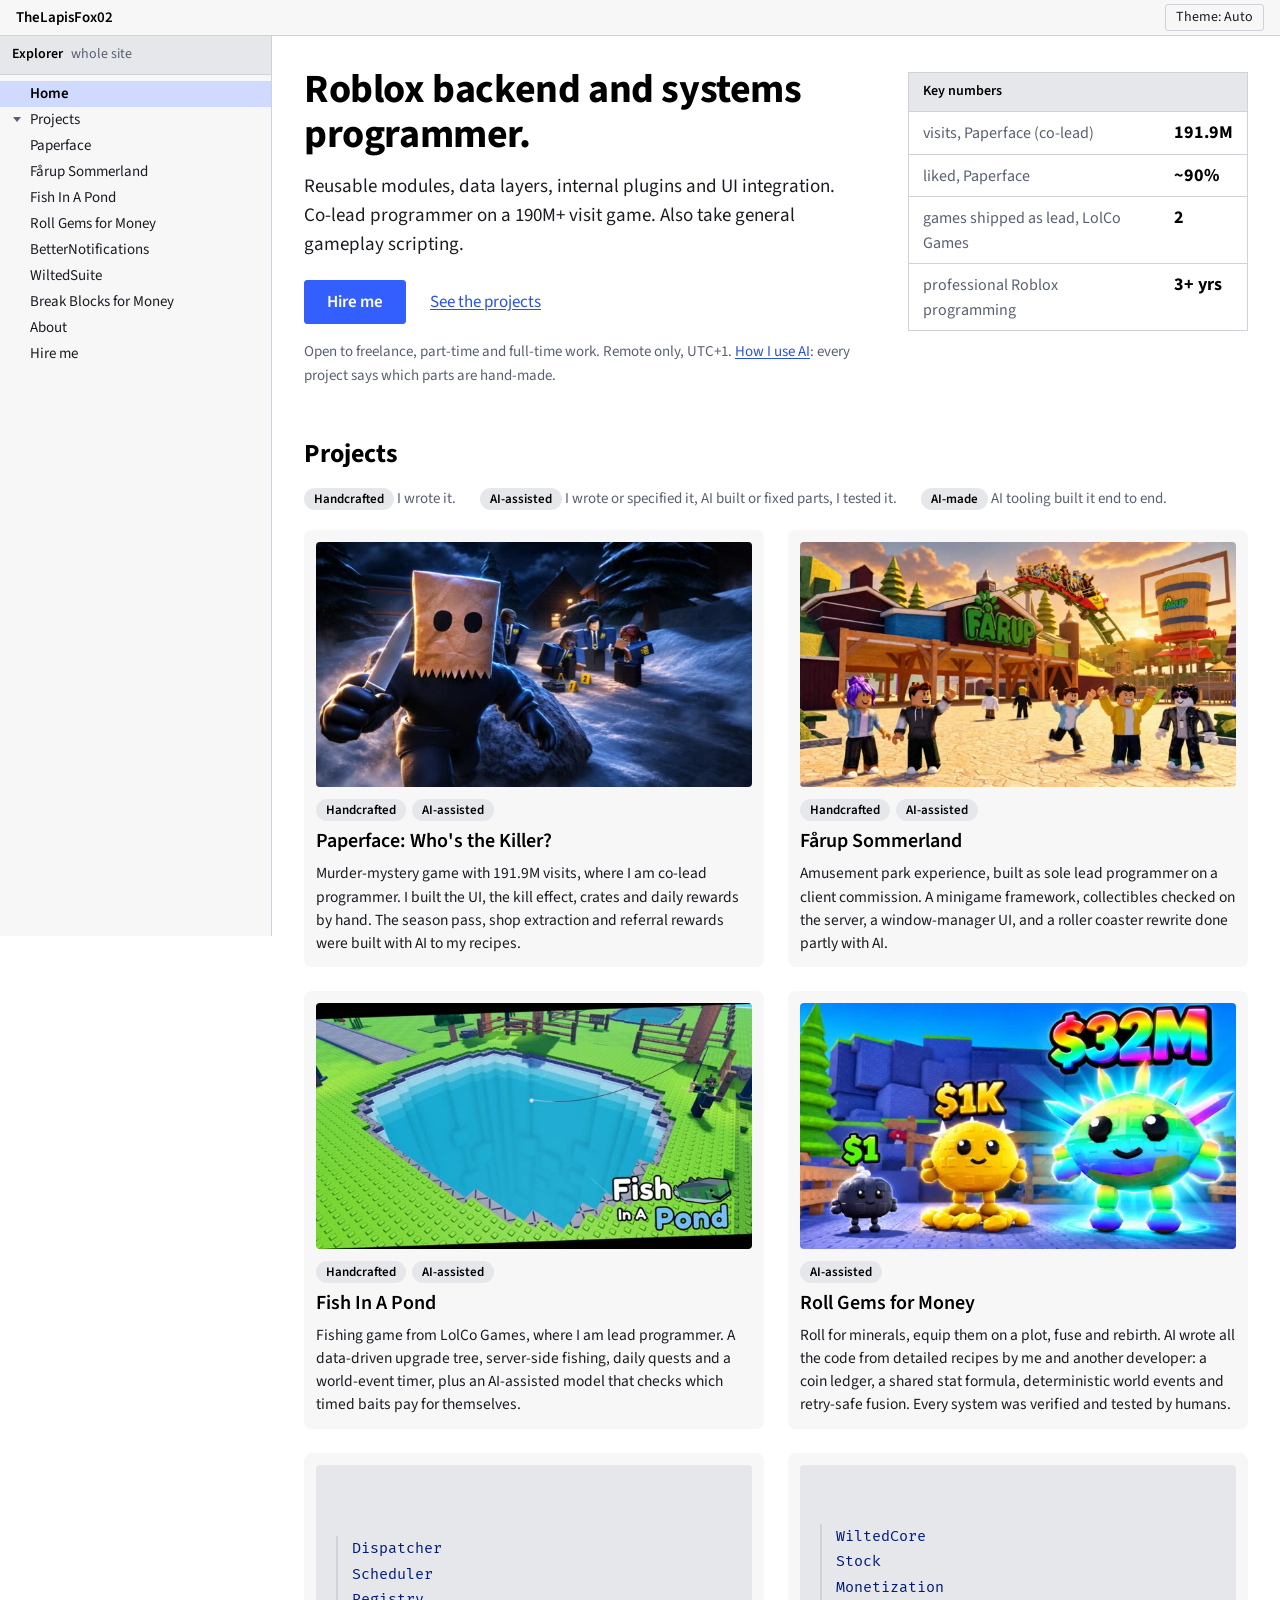
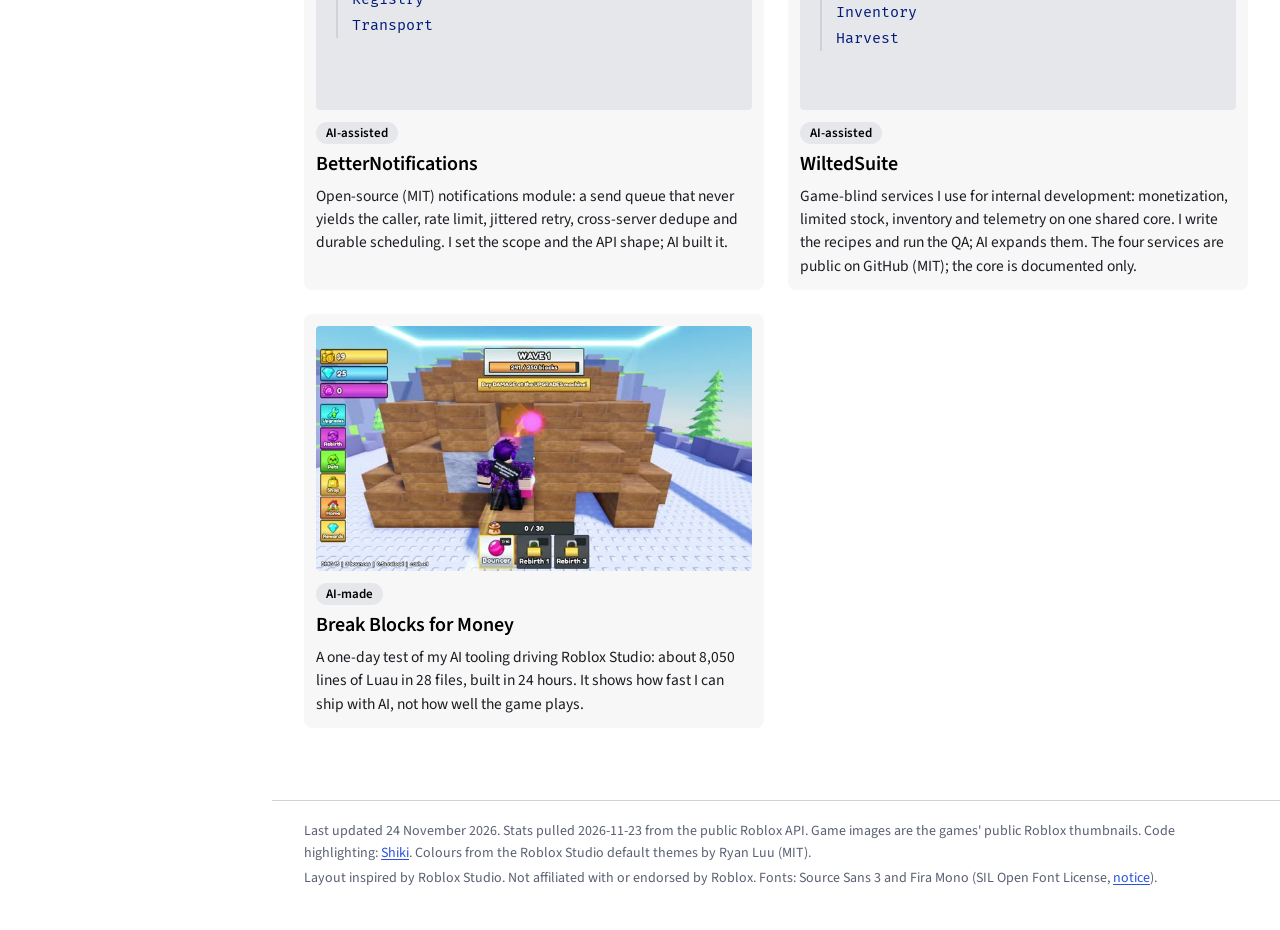
<file: index.html>
<!doctype html>
<html lang="en">
<head>
  <meta charset="utf-8">
  <meta name="viewport" content="width=device-width, initial-scale=1">
  <meta name="color-scheme" content="dark light">
  <title>TheLapisFox02 | Roblox Backend &amp; Systems Programmer</title>
  <meta name="description" content="Roblox backend and systems programmer. Reusable modules, data layers, internal plugins, UI integration. Co-lead programmer on a 190M+ visit game.">
  <link rel="stylesheet" href="./fonts.css">
  <link rel="stylesheet" href="./code.css">
  <link rel="stylesheet" href="./studio.css">
  <script src="./theme.js"></script>
  <script src="./studio.js" defer></script>
</head>
<body class="home">
<a class="skip" href="#doc">Skip to content</a>

<div class="titlebar">
  <a class="app" href="./index.html">TheLapisFox02</a>
  <button class="themebtn" type="button" hidden>Theme: Auto</button>
</div>
<nav class="ribbon" aria-label="Site"><ul><li><a href="./index.html" aria-current="page">Home</a></li><li><a href="./index.html#projects">Projects</a></li><li><a href="./about/">About</a></li><li><a href="./hire/">Hire me</a></li></ul></nav>

<div class="workspace">
  <aside class="explorer" aria-label="Site">
    <p class="panel-title">Explorer<span>whole site</span></p>
    <ul class="tree"><li><div class="row"><span class="twisty none"></span><a href="./index.html" aria-current="page">Home</a></div></li><li><details open><summary class="row"><span class="twisty" title="Expand or collapse"></span><a href="./index.html#projects">Projects</a></summary><ul><li><div class="row"><span class="twisty none"></span><a href="./projects/paperface/">Paperface</a></div></li><li><div class="row"><span class="twisty none"></span><a href="./projects/amusementpark/">Fårup Sommerland</a></div></li><li><div class="row"><span class="twisty none"></span><a href="./projects/fish-in-a-pond/">Fish In A Pond</a></div></li><li><div class="row"><span class="twisty none"></span><a href="./projects/roll-gems/">Roll Gems for Money</a></div></li><li><div class="row"><span class="twisty none"></span><a href="./projects/betternotifications/">BetterNotifications</a></div></li><li><div class="row"><span class="twisty none"></span><a href="./projects/wilted-suite/">WiltedSuite</a></div></li><li><div class="row"><span class="twisty none"></span><a href="./projects/break-blocks/">Break Blocks for Money</a></div></li></ul></details></li><li><div class="row"><span class="twisty none"></span><a href="./about/">About</a></div></li><li><div class="row"><span class="twisty none"></span><a href="./hire/">Hire me</a></div></li></ul>
  </aside>

  <div class="document" id="doc">
    <header class="hero col wide" id="top">
      <div class="hero-text">
        <h1>Roblox backend and systems programmer.</h1>
        <p class="lead">Reusable modules, data layers, internal plugins and UI integration. Co-lead programmer on a 190M+ visit game. Also take general gameplay scripting.</p>
        <p class="cta"><a class="btn" href="hire/">Hire me</a><a class="textlink" href="#projects">See the projects</a></p>
        <p class="note">Open to freelance, part-time and full-time work. Remote only, UTC+1. <a href="about/#ai-policy">How I use AI</a>: every project says which parts are hand-made.</p>
      </div>
      <table class="props"><caption>Key numbers</caption><tbody><tr><th scope="row">visits, Paperface (co-lead)</th><td>191.9M</td></tr><tr><th scope="row">liked, Paperface</th><td>~90%</td></tr><tr><th scope="row">games shipped as lead, LolCo Games</th><td>2</td></tr><tr><th scope="row">professional Roblox programming</th><td>3+ yrs</td></tr></tbody></table>
    </header>
    <main class="col wide">
      <section id="projects">
        <h2>Projects</h2>
        <ul class="legend" aria-label="What the tags mean"><li><span class="chip hand">Handcrafted</span> I wrote it.</li><li><span class="chip ai">AI-assisted</span> I wrote or specified it, AI built or fixed parts, I tested it.</li><li><span class="chip made">AI-made</span> AI tooling built it end to end.</li></ul>
        <ul class="tiles"><li class="tile"><img class="thumb" src="media/thumbs/paperface.jpg" width="640" height="360" alt=""><div class="tile-body"><p class="chips-row"><span class="chip hand">Handcrafted</span><span class="chip ai">AI-assisted</span></p><h3><a href="projects/paperface/">Paperface: Who&#x27;s the Killer?</a></h3><p class="summary">Murder-mystery game with 191.9M visits, where I am co-lead programmer. I built the UI, the kill effect, crates and daily rewards by hand. The season pass, shop extraction and referral rewards were built with AI to my recipes.</p></div></li><li class="tile"><img class="thumb" src="media/thumbs/amusementpark.jpg" width="640" height="360" alt=""><div class="tile-body"><p class="chips-row"><span class="chip hand">Handcrafted</span><span class="chip ai">AI-assisted</span></p><h3><a href="projects/amusementpark/">Fårup Sommerland</a></h3><p class="summary">Amusement park experience, built as sole lead programmer on a client commission. A minigame framework, collectibles checked on the server, a window-manager UI, and a roller coaster rewrite done partly with AI.</p></div></li><li class="tile"><img class="thumb" src="media/thumbs/fish-in-a-pond.jpg" width="640" height="360" alt=""><div class="tile-body"><p class="chips-row"><span class="chip hand">Handcrafted</span><span class="chip ai">AI-assisted</span></p><h3><a href="projects/fish-in-a-pond/">Fish In A Pond</a></h3><p class="summary">Fishing game from LolCo Games, where I am lead programmer. A data-driven upgrade tree, server-side fishing, daily quests and a world-event timer, plus an AI-assisted model that checks which timed baits pay for themselves.</p></div></li><li class="tile"><img class="thumb" src="media/thumbs/roll-gems.jpg" width="640" height="360" alt=""><div class="tile-body"><p class="chips-row"><span class="chip ai">AI-assisted</span></p><h3><a href="projects/roll-gems/">Roll Gems for Money</a></h3><p class="summary">Roll for minerals, equip them on a plot, fuse and rebirth. AI wrote all the code from detailed recipes by me and another developer: a coin ledger, a shared stat formula, deterministic world events and retry-safe fusion. Every system was verified and tested by humans.</p></div></li><li class="tile"><div class="thumb cover" aria-hidden="true"><ul><li>Dispatcher</li><li>Scheduler</li><li>Registry</li><li>Transport</li></ul></div><div class="tile-body"><p class="chips-row"><span class="chip ai">AI-assisted</span></p><h3><a href="projects/betternotifications/">BetterNotifications</a></h3><p class="summary">Open-source (MIT) notifications module: a send queue that never yields the caller, rate limit, jittered retry, cross-server dedupe and durable scheduling. I set the scope and the API shape; AI built it.</p></div></li><li class="tile"><div class="thumb cover" aria-hidden="true"><ul><li>WiltedCore</li><li>Stock</li><li>Monetization</li><li>Inventory</li><li>Harvest</li></ul></div><div class="tile-body"><p class="chips-row"><span class="chip ai">AI-assisted</span></p><h3><a href="projects/wilted-suite/">WiltedSuite</a></h3><p class="summary">Game-blind services I use for internal development: monetization, limited stock, inventory and telemetry on one shared core. I write the recipes and run the QA; AI expands them. The four services are public on GitHub (MIT); the core is documented only.</p></div></li><li class="tile"><img class="thumb" src="media/thumbs/break-blocks.jpg" width="640" height="360" alt=""><div class="tile-body"><p class="chips-row"><span class="chip made">AI-made</span></p><h3><a href="projects/break-blocks/">Break Blocks for Money</a></h3><p class="summary">A one-day test of my AI tooling driving Roblox Studio: about 8,050 lines of Luau in 28 files, built in 24 hours. It shows how fast I can ship with AI, not how well the game plays.</p></div></li></ul>
      </section>
    </main>
    <footer class="foot">
      <div class="col wide">
        <p>Last updated 24 November 2026. Stats pulled 2026-11-23 from the public Roblox API. Game images are the games' public Roblox thumbnails. Code highlighting: <a href="https://shiki.style/">Shiki</a>. Colours from the Roblox Studio default themes by Ryan Luu (MIT).</p>
        <p>Layout inspired by Roblox Studio. Not affiliated with or endorsed by Roblox. Fonts: Source Sans 3 and Fira Mono (SIL Open Font License, <a href="./fonts/NOTICE.txt">notice</a>).</p>
      </div>
    </footer>
  </div>
</div>
</body>
</html>
</file>
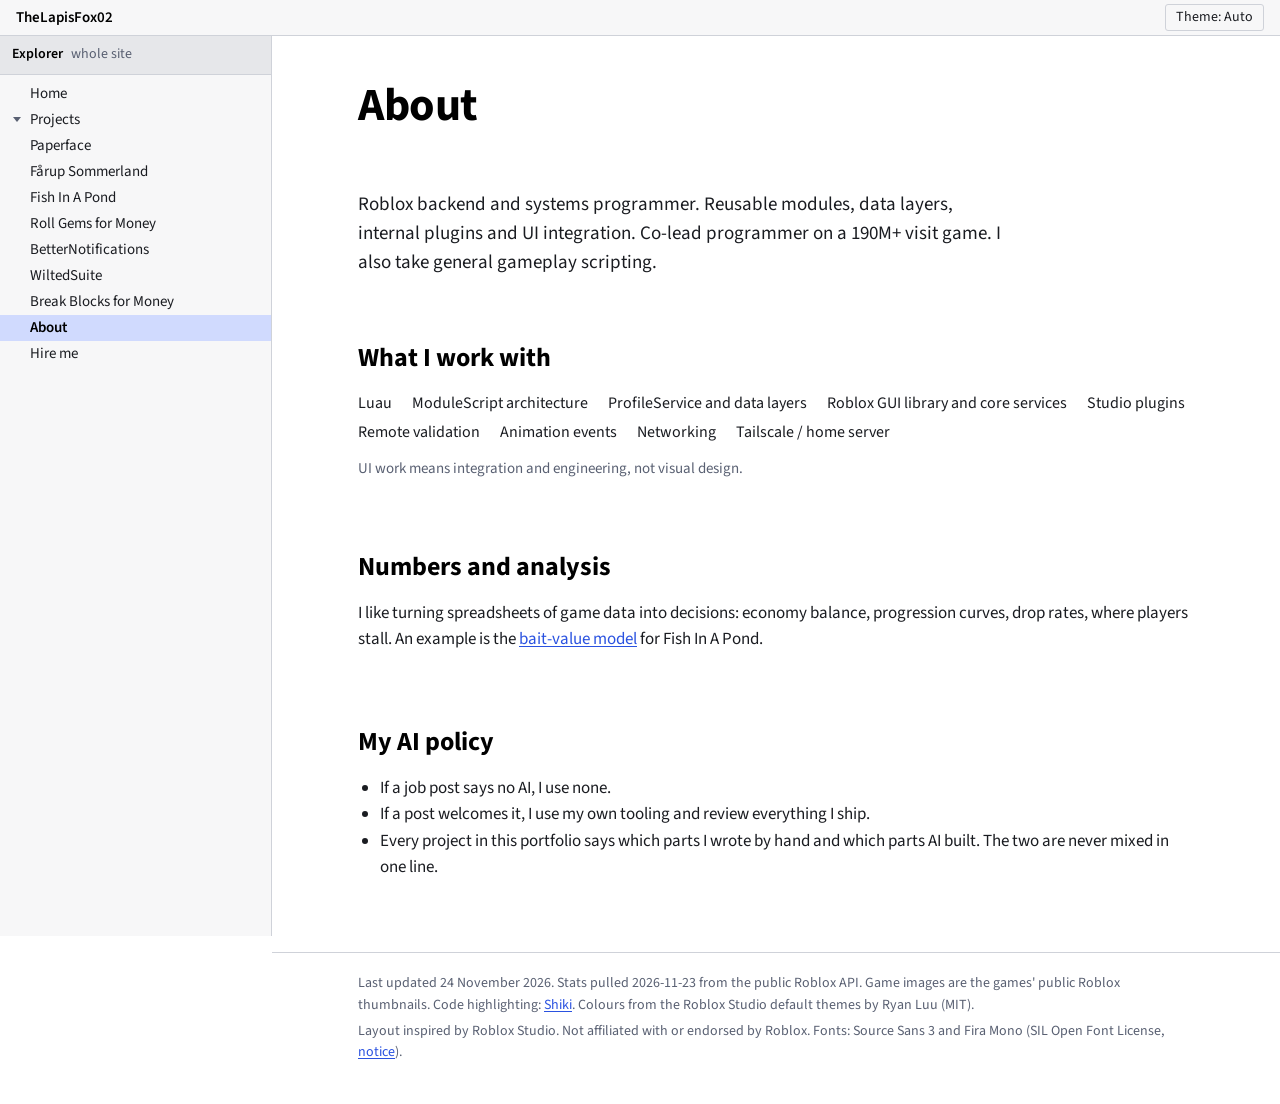
<file: about/index.html>
<!doctype html>
<html lang="en">
<head>
  <meta charset="utf-8">
  <meta name="viewport" content="width=device-width, initial-scale=1">
  <meta name="color-scheme" content="dark light">
  <title>About | TheLapisFox02</title>
  <meta name="description" content="About TheLapisFox02: skills, numbers work and AI policy.">
  <link rel="stylesheet" href="../fonts.css">
  <link rel="stylesheet" href="../code.css">
  <link rel="stylesheet" href="../studio.css">
  <script src="../theme.js"></script>
  <script src="../studio.js" defer></script>
</head>
<body class="">
<a class="skip" href="#doc">Skip to content</a>

<div class="titlebar">
  <a class="app" href="../index.html">TheLapisFox02</a>
  <button class="themebtn" type="button" hidden>Theme: Auto</button>
</div>
<nav class="ribbon" aria-label="Site"><ul><li><a href="../index.html">Home</a></li><li><a href="../index.html#projects">Projects</a></li><li><a href="../about/" aria-current="page">About</a></li><li><a href="../hire/">Hire me</a></li></ul></nav>

<div class="workspace">
  <aside class="explorer" aria-label="Site">
    <p class="panel-title">Explorer<span>whole site</span></p>
    <ul class="tree"><li><div class="row"><span class="twisty none"></span><a href="../index.html">Home</a></div></li><li><details open><summary class="row"><span class="twisty" title="Expand or collapse"></span><a href="../index.html#projects">Projects</a></summary><ul><li><div class="row"><span class="twisty none"></span><a href="../projects/paperface/">Paperface</a></div></li><li><div class="row"><span class="twisty none"></span><a href="../projects/amusementpark/">Fårup Sommerland</a></div></li><li><div class="row"><span class="twisty none"></span><a href="../projects/fish-in-a-pond/">Fish In A Pond</a></div></li><li><div class="row"><span class="twisty none"></span><a href="../projects/roll-gems/">Roll Gems for Money</a></div></li><li><div class="row"><span class="twisty none"></span><a href="../projects/betternotifications/">BetterNotifications</a></div></li><li><div class="row"><span class="twisty none"></span><a href="../projects/wilted-suite/">WiltedSuite</a></div></li><li><div class="row"><span class="twisty none"></span><a href="../projects/break-blocks/">Break Blocks for Money</a></div></li></ul></details></li><li><div class="row"><span class="twisty none"></span><a href="../about/" aria-current="page">About</a></div></li><li><div class="row"><span class="twisty none"></span><a href="../hire/">Hire me</a></div></li></ul>
  </aside>

  <div class="document" id="doc">
    <header class="hero col" id="top"><h1>About</h1></header>
    <main class="col project">
<p class="lead">Roblox backend and systems programmer. Reusable modules, data layers, internal plugins and UI integration. Co-lead programmer on a 190M+ visit game. I also take general gameplay scripting.</p>

<section id="skills">
<h2>What I work with</h2>
<ul class="chips">
  <li>Luau</li><li>ModuleScript architecture</li><li>ProfileService and data layers</li>
  <li>Roblox GUI library and core services</li><li>Studio plugins</li><li>Remote validation</li>
  <li>Animation events</li><li>Networking</li><li>Tailscale / home server</li>
</ul>
<p class="note">UI work means integration and engineering, not visual design.</p>
</section>

<section id="numbers">
<h2>Numbers and analysis</h2>
<p>I like turning spreadsheets of game data into decisions: economy balance, progression curves, drop rates, where players stall. An example is the <a href="../projects/fish-in-a-pond/#numbers">bait-value model</a> for Fish In A Pond.</p>
</section>

<section id="ai-policy">
<h2>My AI policy</h2>
<ul class="plain">
  <li>If a job post says no AI, I use none.</li>
  <li>If a post welcomes it, I use my own tooling and review everything I ship.</li>
  <li>Every project in this portfolio says which parts I wrote by hand and which parts AI built. The two are never mixed in one line.</li>
</ul>
</section>

    </main>
    <footer class="foot">
      <div class="col">
        <p>Last updated 24 November 2026. Stats pulled 2026-11-23 from the public Roblox API. Game images are the games' public Roblox thumbnails. Code highlighting: <a href="https://shiki.style/">Shiki</a>. Colours from the Roblox Studio default themes by Ryan Luu (MIT).</p>
        <p>Layout inspired by Roblox Studio. Not affiliated with or endorsed by Roblox. Fonts: Source Sans 3 and Fira Mono (SIL Open Font License, <a href="../fonts/NOTICE.txt">notice</a>).</p>
      </div>
    </footer>
  </div>
</div>
</body>
</html>
</file>
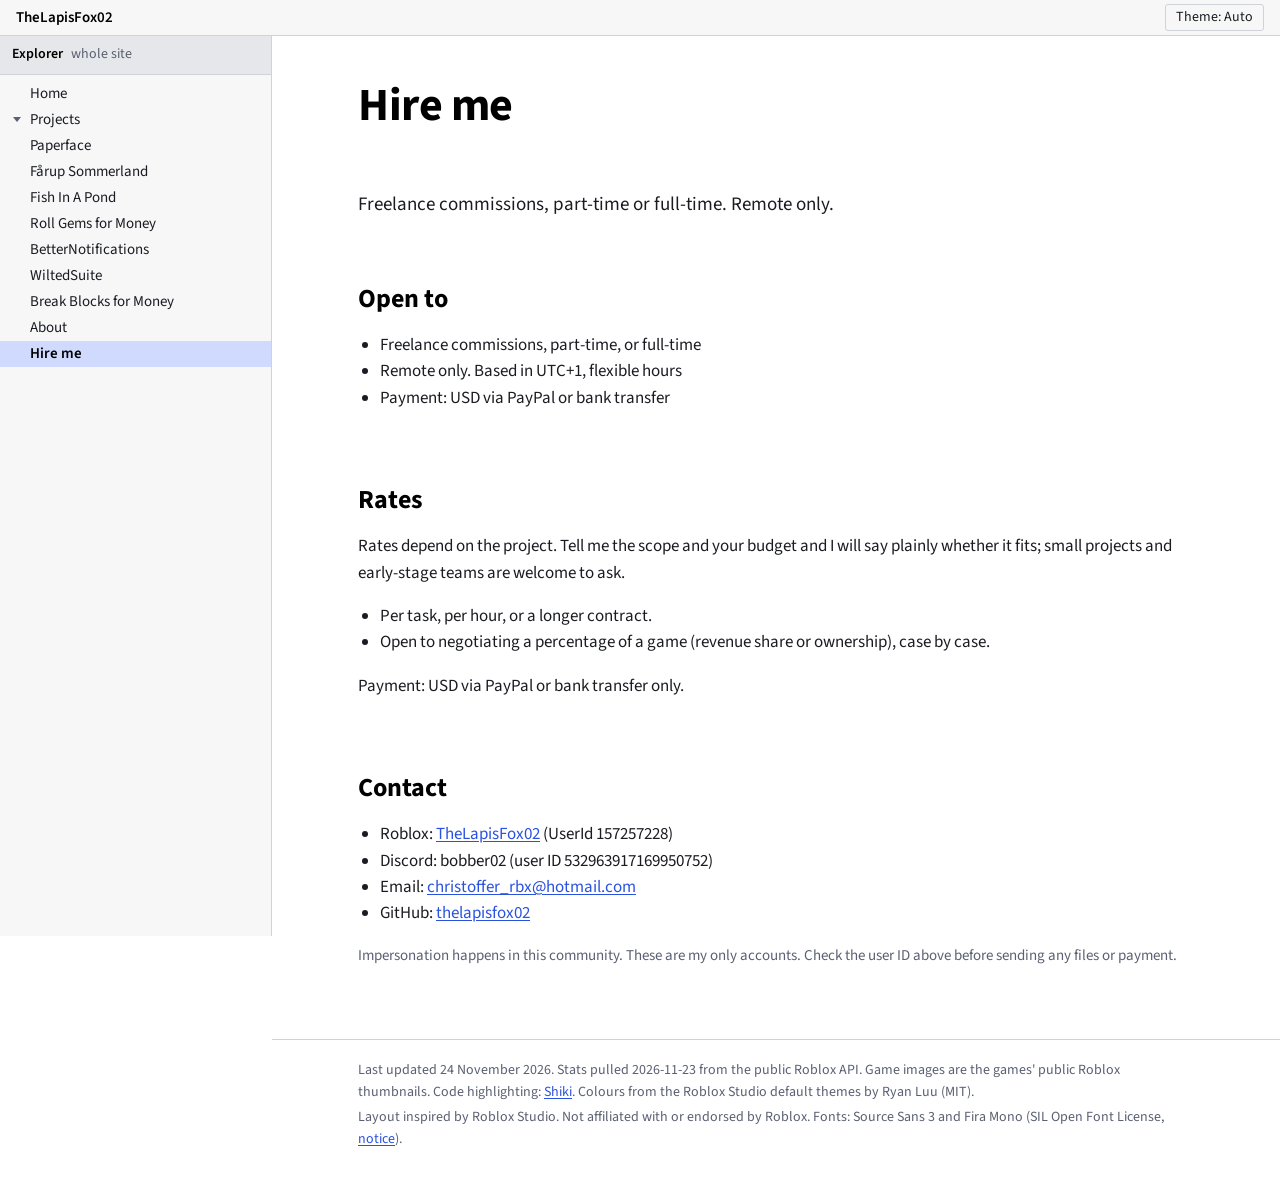
<file: hire/index.html>
<!doctype html>
<html lang="en">
<head>
  <meta charset="utf-8">
  <meta name="viewport" content="width=device-width, initial-scale=1">
  <meta name="color-scheme" content="dark light">
  <title>Hire me | TheLapisFox02</title>
  <meta name="description" content="Availability, rates and contact for TheLapisFox02.">
  <link rel="stylesheet" href="../fonts.css">
  <link rel="stylesheet" href="../code.css">
  <link rel="stylesheet" href="../studio.css">
  <script src="../theme.js"></script>
  <script src="../studio.js" defer></script>
</head>
<body class="">
<a class="skip" href="#doc">Skip to content</a>

<div class="titlebar">
  <a class="app" href="../index.html">TheLapisFox02</a>
  <button class="themebtn" type="button" hidden>Theme: Auto</button>
</div>
<nav class="ribbon" aria-label="Site"><ul><li><a href="../index.html">Home</a></li><li><a href="../index.html#projects">Projects</a></li><li><a href="../about/">About</a></li><li><a href="../hire/" aria-current="page">Hire me</a></li></ul></nav>

<div class="workspace">
  <aside class="explorer" aria-label="Site">
    <p class="panel-title">Explorer<span>whole site</span></p>
    <ul class="tree"><li><div class="row"><span class="twisty none"></span><a href="../index.html">Home</a></div></li><li><details open><summary class="row"><span class="twisty" title="Expand or collapse"></span><a href="../index.html#projects">Projects</a></summary><ul><li><div class="row"><span class="twisty none"></span><a href="../projects/paperface/">Paperface</a></div></li><li><div class="row"><span class="twisty none"></span><a href="../projects/amusementpark/">Fårup Sommerland</a></div></li><li><div class="row"><span class="twisty none"></span><a href="../projects/fish-in-a-pond/">Fish In A Pond</a></div></li><li><div class="row"><span class="twisty none"></span><a href="../projects/roll-gems/">Roll Gems for Money</a></div></li><li><div class="row"><span class="twisty none"></span><a href="../projects/betternotifications/">BetterNotifications</a></div></li><li><div class="row"><span class="twisty none"></span><a href="../projects/wilted-suite/">WiltedSuite</a></div></li><li><div class="row"><span class="twisty none"></span><a href="../projects/break-blocks/">Break Blocks for Money</a></div></li></ul></details></li><li><div class="row"><span class="twisty none"></span><a href="../about/">About</a></div></li><li><div class="row"><span class="twisty none"></span><a href="../hire/" aria-current="page">Hire me</a></div></li></ul>
  </aside>

  <div class="document" id="doc">
    <header class="hero col" id="top"><h1>Hire me</h1></header>
    <main class="col project">
<p class="lead">Freelance commissions, part-time or full-time. Remote only.</p>

<section id="open">
<h2>Open to</h2>
<ul class="plain">
  <li>Freelance commissions, part-time, or full-time</li>
  <li>Remote only. Based in UTC+1, flexible hours</li>
  <li>Payment: USD via PayPal or bank transfer</li>
</ul>
</section>

<section id="rates">
<h2>Rates</h2>
<p>Rates depend on the project. Tell me the scope and your budget and I will say plainly whether it fits; small projects and early-stage teams are welcome to ask.</p>
<ul class="plain">
  <li>Per task, per hour, or a longer contract.</li>
  <li>Open to negotiating a percentage of a game (revenue share or ownership), case by case.</li>
</ul>
<p>Payment: USD via PayPal or bank transfer only.</p>
</section>

<section id="contact">
<h2>Contact</h2>
<ul class="plain">
  <li>Roblox: <a href="https://www.roblox.com/users/157257228/profile">TheLapisFox02</a> (UserId 157257228)</li>
  <li>Discord: bobber02 (user ID 532963917169950752)</li>
  <li>Email: <a href="mailto:christoffer_rbx@hotmail.com">christoffer_rbx@hotmail.com</a></li>
  <li>GitHub: <a href="https://github.com/thelapisfox02">thelapisfox02</a></li>
</ul>
<p class="note">Impersonation happens in this community. These are my only accounts. Check the user ID above before sending any files or payment.</p>
</section>

    </main>
    <footer class="foot">
      <div class="col">
        <p>Last updated 24 November 2026. Stats pulled 2026-11-23 from the public Roblox API. Game images are the games' public Roblox thumbnails. Code highlighting: <a href="https://shiki.style/">Shiki</a>. Colours from the Roblox Studio default themes by Ryan Luu (MIT).</p>
        <p>Layout inspired by Roblox Studio. Not affiliated with or endorsed by Roblox. Fonts: Source Sans 3 and Fira Mono (SIL Open Font License, <a href="../fonts/NOTICE.txt">notice</a>).</p>
      </div>
    </footer>
  </div>
</div>
</body>
</html>
</file>
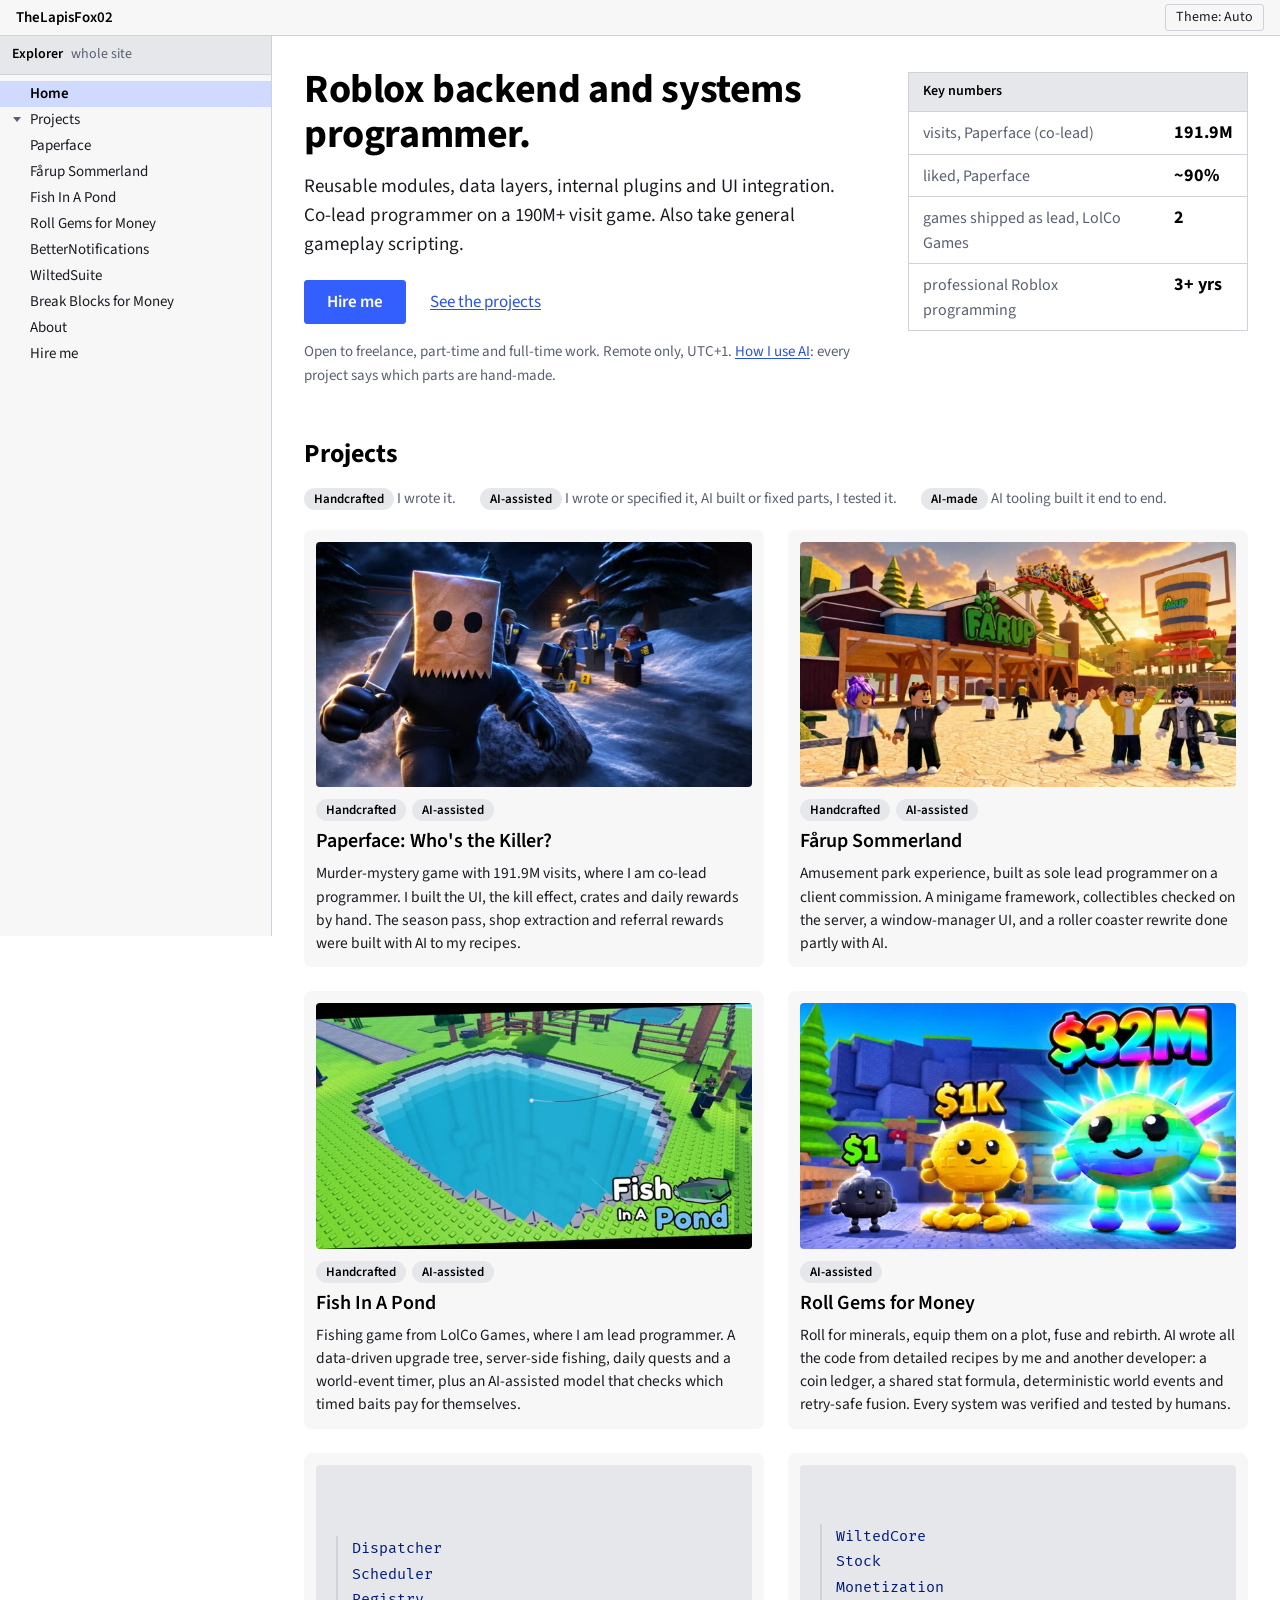
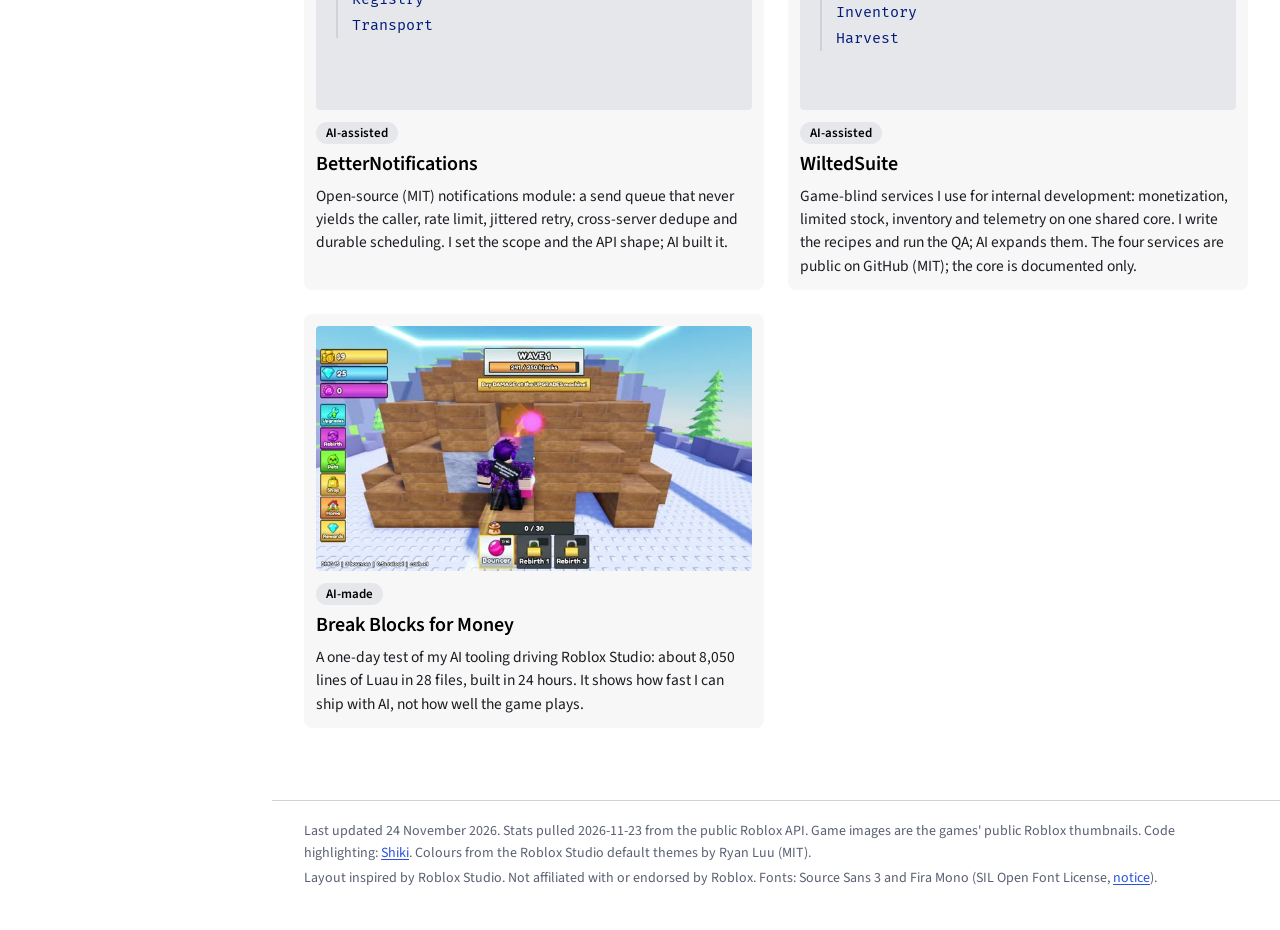
<file: studio/index.html>
<!doctype html>
<html lang="en"><head><meta charset="utf-8"><meta http-equiv="refresh" content="0; url=../"><link rel="canonical" href="../"><title>Moved</title></head><body><p>This page moved. <a href="../">Open the portfolio</a>.</p></body></html>
</file>
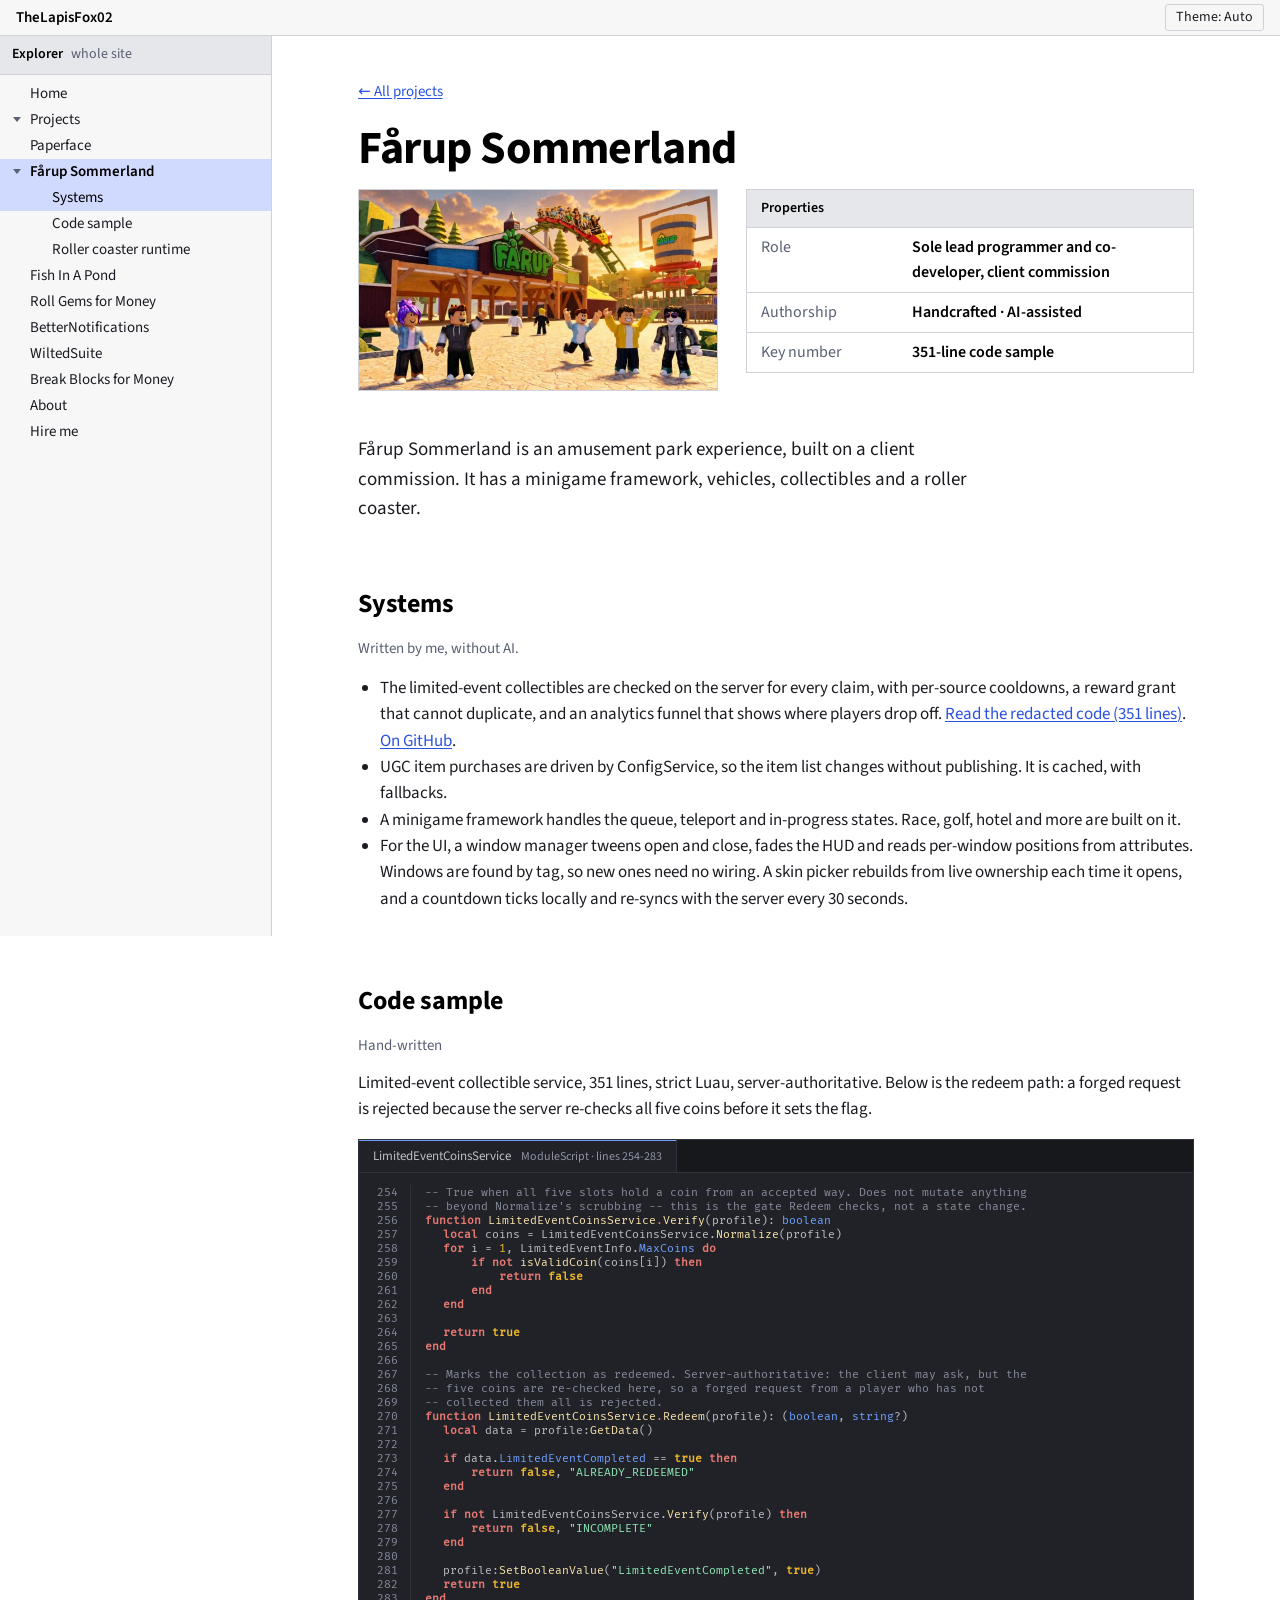
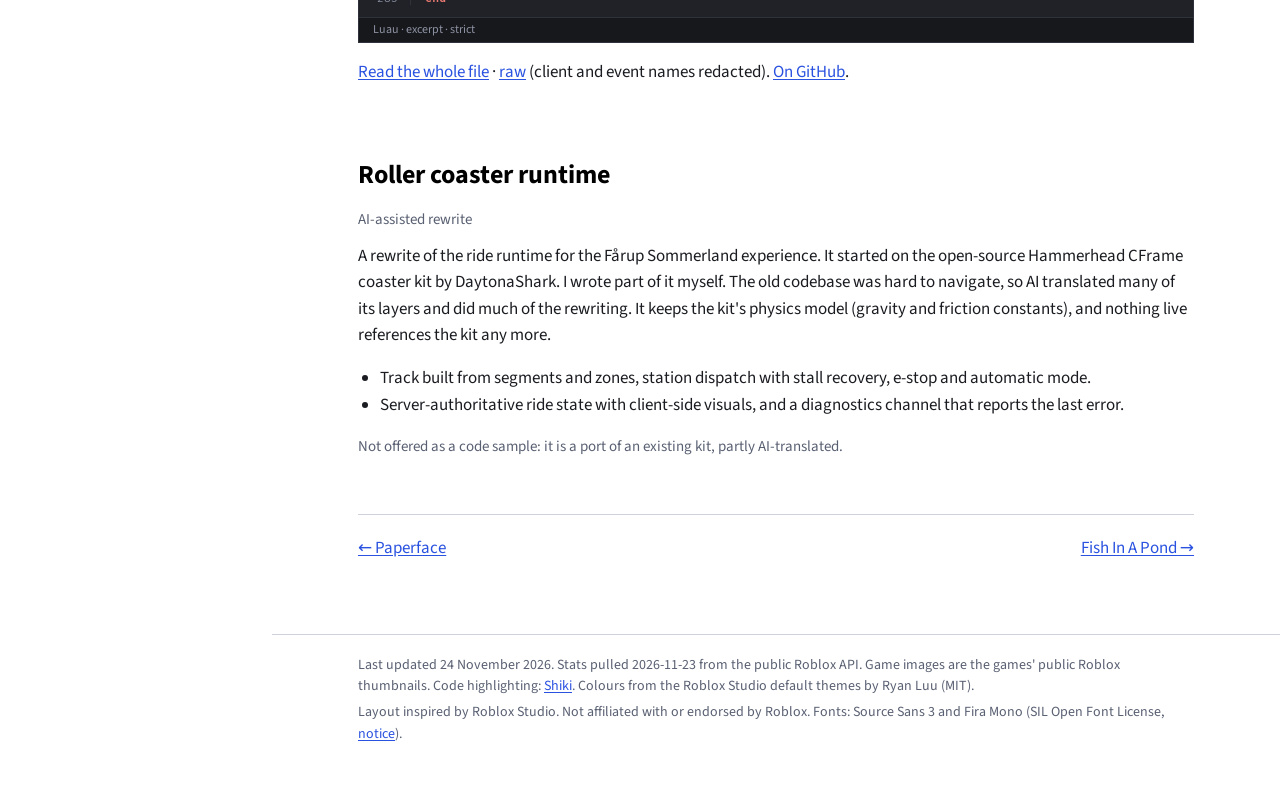
<file: projects/amusementpark/index.html>
<!doctype html>
<html lang="en">
<head>
  <meta charset="utf-8">
  <meta name="viewport" content="width=device-width, initial-scale=1">
  <meta name="color-scheme" content="dark light">
  <title>Fårup Sommerland | TheLapisFox02</title>
  <meta name="description" content="Minigame framework, collectibles, UI and a roller coaster for the Fårup Sommerland amusement park experience.">
  <link rel="stylesheet" href="../../fonts.css">
  <link rel="stylesheet" href="../../code.css">
  <link rel="stylesheet" href="../../studio.css">
  <script src="../../theme.js"></script>
  <script src="../../studio.js" defer></script>
</head>
<body class="">
<a class="skip" href="#doc">Skip to content</a>

<div class="titlebar">
  <a class="app" href="../../index.html">TheLapisFox02</a>
  <button class="themebtn" type="button" hidden>Theme: Auto</button>
</div>
<nav class="ribbon" aria-label="Site"><ul><li><a href="../../index.html">Home</a></li><li><a href="../../index.html#projects" aria-current="page">Projects</a></li><li><a href="../../about/">About</a></li><li><a href="../../hire/">Hire me</a></li></ul></nav>

<div class="workspace">
  <aside class="explorer" aria-label="Site">
    <p class="panel-title">Explorer<span>whole site</span></p>
    <ul class="tree"><li><div class="row"><span class="twisty none"></span><a href="../../index.html">Home</a></div></li><li><details open><summary class="row"><span class="twisty" title="Expand or collapse"></span><a href="../../index.html#projects">Projects</a></summary><ul><li><div class="row"><span class="twisty none"></span><a href="../../projects/paperface/">Paperface</a></div></li><li><details open><summary class="row"><span class="twisty" title="Expand or collapse"></span><a href="../../projects/amusementpark/" aria-current="page">Fårup Sommerland</a></summary><ul><li><a class="row grand" href="#systems">Systems</a></li><li><a class="row grand" href="#code-sample">Code sample</a></li><li><a class="row grand" href="#coaster">Roller coaster runtime</a></li></ul></details></li><li><div class="row"><span class="twisty none"></span><a href="../../projects/fish-in-a-pond/">Fish In A Pond</a></div></li><li><div class="row"><span class="twisty none"></span><a href="../../projects/roll-gems/">Roll Gems for Money</a></div></li><li><div class="row"><span class="twisty none"></span><a href="../../projects/betternotifications/">BetterNotifications</a></div></li><li><div class="row"><span class="twisty none"></span><a href="../../projects/wilted-suite/">WiltedSuite</a></div></li><li><div class="row"><span class="twisty none"></span><a href="../../projects/break-blocks/">Break Blocks for Money</a></div></li></ul></details></li><li><div class="row"><span class="twisty none"></span><a href="../../about/">About</a></div></li><li><div class="row"><span class="twisty none"></span><a href="../../hire/">Hire me</a></div></li></ul>
  </aside>

  <div class="document" id="doc">
    <header class="hero col" id="top">
      <p class="back"><a href="../../index.html#projects">&larr; All projects</a></p>
      <h1>Fårup Sommerland</h1>
      <div class="project-head"><img class="hero-img" src="../../media/thumbs/amusementpark.jpg" width="640" height="360" alt=""><table class="props compact"><caption>Properties</caption><tbody><tr><th scope="row">Role</th><td>Sole lead programmer and co-developer, client commission</td></tr><tr><th scope="row">Authorship</th><td><span class="hand">Handcrafted</span> &middot; <span class="ai">AI-assisted</span></td></tr><tr><th scope="row">Key number</th><td>351-line code sample</td></tr></tbody></table></div>
    </header>
    <main class="col project">
<p class="lead">Fårup Sommerland is an amusement park experience, built on a client commission. It has a minigame framework, vehicles, collectibles and a roller coaster.</p>

<section id="systems">
<h2>Systems</h2>
<p class="section-note">Written by me, without AI.</p>
<ul>
        <li>The limited-event collectibles are checked on the server for every claim, with per-source cooldowns, a reward grant that cannot duplicate, and an analytics funnel that shows where players drop off. <a href="../../code/limited-event-coins.html">Read the redacted code (351 lines)</a>. <a href="https://github.com/thelapisfox02/whoami-roblox/tree/main/examples/limited-event-coins">On GitHub</a>.</li>
        <li>UGC item purchases are driven by ConfigService, so the item list changes without publishing. It is cached, with fallbacks.</li>
        <li>A minigame framework handles the queue, teleport and in-progress states. Race, golf, hotel and more are built on it.</li>
        <li>For the UI, a window manager tweens open and close, fades the HUD and reads per-window positions from attributes. Windows are found by tag, so new ones need no wiring. A skin picker rebuilds from live ownership each time it opens, and a countdown ticks locally and re-syncs with the server every 30 seconds.</li>
      </ul>
</section>

<section id="code-sample">
<h2>Code sample</h2>
<p class="meta"><span class="hand">Hand-written</span></p>
<p>Limited-event collectible service, 351 lines, strict Luau, server-authoritative. Below is the redeem path: a forged request is rejected because the server re-checks all five coins before it sets the flag.</p>
  <!--code:redeem-->
<div class="ide">
  <div class="ide-tabs"><span class="ide-tab">LimitedEventCoinsService<small>ModuleScript · lines 254-283</small></span></div>
  <pre class="shiki" style="--start:254" tabindex="0"><code><span class="line"><span style="color:#868B9D">-- True when all five slots hold a coin from an accepted way. Does not mutate anything</span></span>
<span class="line"><span style="color:#868B9D">-- beyond Normalize's scrubbing -- this is the gate Redeem checks, not a state change.</span></span>
<span class="line"><span style="color:#EB7973;font-weight:bold">function</span><span style="color:#FAE4AA"> LimitedEventCoinsService</span><span style="color:#EB7973">.</span><span style="color:#FAE4AA">Verify</span><span style="color:#BCBEC8">(profile): </span><span style="color:#70A0FF">boolean</span></span>
<span class="line"><span style="color:#EB7973;font-weight:bold">	local</span><span style="color:#BCBEC8"> coins = LimitedEventCoinsService.</span><span style="color:#FAE4AA">Normalize</span><span style="color:#BCBEC8">(profile)</span></span>
<span class="line"><span style="color:#EB7973;font-weight:bold">	for</span><span style="color:#BCBEC8"> i = </span><span style="color:#F2BA2A">1</span><span style="color:#BCBEC8">, LimitedEventInfo.</span><span style="color:#70A0FF">MaxCoins</span><span style="color:#EB7973;font-weight:bold"> do</span></span>
<span class="line"><span style="color:#EB7973;font-weight:bold">		if</span><span style="color:#EB7973;font-weight:bold"> not</span><span style="color:#FAE4AA"> isValidCoin</span><span style="color:#BCBEC8">(coins[i]) </span><span style="color:#EB7973;font-weight:bold">then</span></span>
<span class="line"><span style="color:#EB7973;font-weight:bold">			return</span><span style="color:#F2BA2A;font-weight:bold"> false</span></span>
<span class="line"><span style="color:#EB7973;font-weight:bold">		end</span></span>
<span class="line"><span style="color:#EB7973;font-weight:bold">	end</span></span>
<span class="line"></span>
<span class="line"><span style="color:#EB7973;font-weight:bold">	return</span><span style="color:#F2BA2A;font-weight:bold"> true</span></span>
<span class="line"><span style="color:#EB7973;font-weight:bold">end</span></span>
<span class="line"></span>
<span class="line"><span style="color:#868B9D">-- Marks the collection as redeemed. Server-authoritative: the client may ask, but the</span></span>
<span class="line"><span style="color:#868B9D">-- five coins are re-checked here, so a forged request from a player who has not</span></span>
<span class="line"><span style="color:#868B9D">-- collected them all is rejected.</span></span>
<span class="line"><span style="color:#EB7973;font-weight:bold">function</span><span style="color:#FAE4AA"> LimitedEventCoinsService</span><span style="color:#EB7973">.</span><span style="color:#FAE4AA">Redeem</span><span style="color:#BCBEC8">(profile): (</span><span style="color:#70A0FF">boolean</span><span style="color:#BCBEC8">, </span><span style="color:#70A0FF">string</span><span style="color:#BCBEC8">?)</span></span>
<span class="line"><span style="color:#EB7973;font-weight:bold">	local</span><span style="color:#BCBEC8"> data = profile:</span><span style="color:#FAE4AA">GetData</span><span style="color:#BCBEC8">()</span></span>
<span class="line"></span>
<span class="line"><span style="color:#EB7973;font-weight:bold">	if</span><span style="color:#BCBEC8"> data.</span><span style="color:#70A0FF">LimitedEventCompleted</span><span style="color:#BCBEC8"> == </span><span style="color:#F2BA2A;font-weight:bold">true</span><span style="color:#EB7973;font-weight:bold"> then</span></span>
<span class="line"><span style="color:#EB7973;font-weight:bold">		return</span><span style="color:#F2BA2A;font-weight:bold"> false</span><span style="color:#BCBEC8">, </span><span style="color:#8EE9B6">"ALREADY_REDEEMED"</span></span>
<span class="line"><span style="color:#EB7973;font-weight:bold">	end</span></span>
<span class="line"></span>
<span class="line"><span style="color:#EB7973;font-weight:bold">	if</span><span style="color:#EB7973;font-weight:bold"> not</span><span style="color:#BCBEC8"> LimitedEventCoinsService.</span><span style="color:#FAE4AA">Verify</span><span style="color:#BCBEC8">(profile) </span><span style="color:#EB7973;font-weight:bold">then</span></span>
<span class="line"><span style="color:#EB7973;font-weight:bold">		return</span><span style="color:#F2BA2A;font-weight:bold"> false</span><span style="color:#BCBEC8">, </span><span style="color:#8EE9B6">"INCOMPLETE"</span></span>
<span class="line"><span style="color:#EB7973;font-weight:bold">	end</span></span>
<span class="line"></span>
<span class="line"><span style="color:#BCBEC8">	profile:</span><span style="color:#FAE4AA">SetBooleanValue</span><span style="color:#BCBEC8">(</span><span style="color:#8EE9B6">"LimitedEventCompleted"</span><span style="color:#BCBEC8">, </span><span style="color:#F2BA2A;font-weight:bold">true</span><span style="color:#BCBEC8">)</span></span>
<span class="line"><span style="color:#EB7973;font-weight:bold">	return</span><span style="color:#F2BA2A;font-weight:bold"> true</span></span>
<span class="line"><span style="color:#EB7973;font-weight:bold">end</span></span></code></pre>
  <div class="ide-status">Luau · excerpt · strict</div>
</div>
      <!--/code:redeem-->
  <p><a href="../../code/limited-event-coins.html">Read the whole file</a> &middot; <a href="../../examples/limited-event-coins/LimitedEventCoinsService.luau">raw</a> (client and event names redacted). <a href="https://github.com/thelapisfox02/whoami-roblox/tree/main/examples/limited-event-coins">On GitHub</a>.</p>
</section>

<section id="coaster">
<h2>Roller coaster runtime</h2>
<p class="meta"><span class="ai">AI-assisted rewrite</span></p>
<p>A rewrite of the ride runtime for the Fårup Sommerland experience. It started on the open-source Hammerhead CFrame coaster kit by DaytonaShark. I wrote part of it myself. The old codebase was hard to navigate, so AI translated many of its layers and did much of the rewriting. It keeps the kit's physics model (gravity and friction constants), and nothing live references the kit any more.</p>
  <ul>
    <li>Track built from segments and zones, station dispatch with stall recovery, e-stop and automatic mode.</li>
    <li>Server-authoritative ride state with client-side visuals, and a diagnostics channel that reports the last error.</li>
  </ul>
  <p class="note">Not offered as a code sample: it is a port of an existing kit, partly AI-translated.</p>
</section>

      <nav class="pager" aria-label="Other projects">
        <a href="../../projects/paperface/">&larr; Paperface</a>
        <a href="../../projects/fish-in-a-pond/">Fish In A Pond &rarr;</a>
      </nav>
    </main>
    <footer class="foot">
      <div class="col">
        <p>Last updated 24 November 2026. Stats pulled 2026-11-23 from the public Roblox API. Game images are the games' public Roblox thumbnails. Code highlighting: <a href="https://shiki.style/">Shiki</a>. Colours from the Roblox Studio default themes by Ryan Luu (MIT).</p>
        <p>Layout inspired by Roblox Studio. Not affiliated with or endorsed by Roblox. Fonts: Source Sans 3 and Fira Mono (SIL Open Font License, <a href="../../fonts/NOTICE.txt">notice</a>).</p>
      </div>
    </footer>
  </div>
</div>
</body>
</html>
</file>
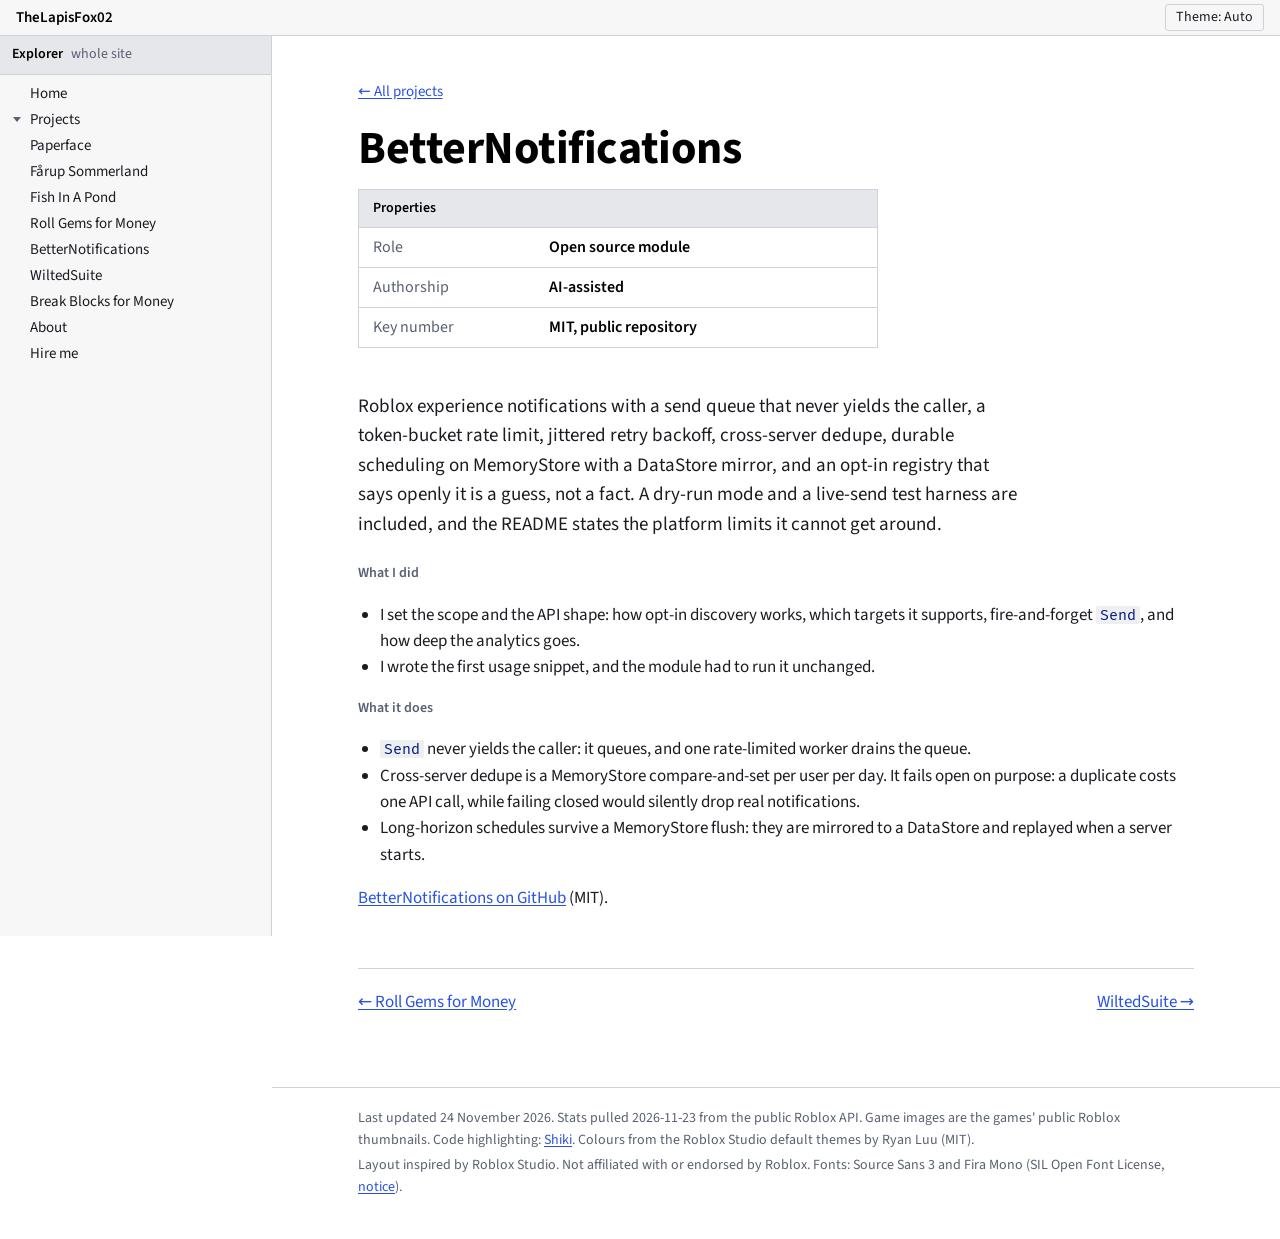
<file: projects/betternotifications/index.html>
<!doctype html>
<html lang="en">
<head>
  <meta charset="utf-8">
  <meta name="viewport" content="width=device-width, initial-scale=1">
  <meta name="color-scheme" content="dark light">
  <title>BetterNotifications | TheLapisFox02</title>
  <meta name="description" content="Roblox notifications with a send queue, rate limit, retry backoff, cross-server dedupe and scheduling.">
  <link rel="stylesheet" href="../../fonts.css">
  <link rel="stylesheet" href="../../code.css">
  <link rel="stylesheet" href="../../studio.css">
  <script src="../../theme.js"></script>
  <script src="../../studio.js" defer></script>
</head>
<body class="">
<a class="skip" href="#doc">Skip to content</a>

<div class="titlebar">
  <a class="app" href="../../index.html">TheLapisFox02</a>
  <button class="themebtn" type="button" hidden>Theme: Auto</button>
</div>
<nav class="ribbon" aria-label="Site"><ul><li><a href="../../index.html">Home</a></li><li><a href="../../index.html#projects" aria-current="page">Projects</a></li><li><a href="../../about/">About</a></li><li><a href="../../hire/">Hire me</a></li></ul></nav>

<div class="workspace">
  <aside class="explorer" aria-label="Site">
    <p class="panel-title">Explorer<span>whole site</span></p>
    <ul class="tree"><li><div class="row"><span class="twisty none"></span><a href="../../index.html">Home</a></div></li><li><details open><summary class="row"><span class="twisty" title="Expand or collapse"></span><a href="../../index.html#projects">Projects</a></summary><ul><li><div class="row"><span class="twisty none"></span><a href="../../projects/paperface/">Paperface</a></div></li><li><div class="row"><span class="twisty none"></span><a href="../../projects/amusementpark/">Fårup Sommerland</a></div></li><li><div class="row"><span class="twisty none"></span><a href="../../projects/fish-in-a-pond/">Fish In A Pond</a></div></li><li><div class="row"><span class="twisty none"></span><a href="../../projects/roll-gems/">Roll Gems for Money</a></div></li><li><div class="row"><span class="twisty none"></span><a href="../../projects/betternotifications/">BetterNotifications</a></div></li><li><div class="row"><span class="twisty none"></span><a href="../../projects/wilted-suite/">WiltedSuite</a></div></li><li><div class="row"><span class="twisty none"></span><a href="../../projects/break-blocks/">Break Blocks for Money</a></div></li></ul></details></li><li><div class="row"><span class="twisty none"></span><a href="../../about/">About</a></div></li><li><div class="row"><span class="twisty none"></span><a href="../../hire/">Hire me</a></div></li></ul>
  </aside>

  <div class="document" id="doc">
    <header class="hero col" id="top">
      <p class="back"><a href="../../index.html#projects">&larr; All projects</a></p>
      <h1>BetterNotifications</h1>
      <div class="project-head"><table class="props compact"><caption>Properties</caption><tbody><tr><th scope="row">Role</th><td>Open source module</td></tr><tr><th scope="row">Authorship</th><td><span class="ai">AI-assisted</span></td></tr><tr><th scope="row">Key number</th><td>MIT, public repository</td></tr></tbody></table></div>
    </header>
    <main class="col project">
<p class="lead">Roblox experience notifications with a send queue that never yields the caller, a token-bucket rate limit, jittered retry backoff, cross-server dedupe, durable scheduling on MemoryStore with a DataStore mirror, and an opt-in registry that says openly it is a guess, not a fact. A dry-run mode and a live-send test harness are included, and the README states the platform limits it cannot get around.</p>
  <p class="label">What I did</p>
  <ul>
    <li>I set the scope and the API shape: how opt-in discovery works, which targets it supports, fire-and-forget <code>Send</code>, and how deep the analytics goes.</li>
    <li>I wrote the first usage snippet, and the module had to run it unchanged.</li>
  </ul>
  <p class="label">What it does</p>
  <ul>
    <li><code>Send</code> never yields the caller: it queues, and one rate-limited worker drains the queue.</li>
    <li>Cross-server dedupe is a MemoryStore compare-and-set per user per day. It fails open on purpose: a duplicate costs one API call, while failing closed would silently drop real notifications.</li>
    <li>Long-horizon schedules survive a MemoryStore flush: they are mirrored to a DataStore and replayed when a server starts.</li>
  </ul>
  <p><a href="https://github.com/thelapisfox02/BetterNotifications">BetterNotifications on GitHub</a> (MIT).</p>

      <nav class="pager" aria-label="Other projects">
        <a href="../../projects/roll-gems/">&larr; Roll Gems for Money</a>
        <a href="../../projects/wilted-suite/">WiltedSuite &rarr;</a>
      </nav>
    </main>
    <footer class="foot">
      <div class="col">
        <p>Last updated 24 November 2026. Stats pulled 2026-11-23 from the public Roblox API. Game images are the games' public Roblox thumbnails. Code highlighting: <a href="https://shiki.style/">Shiki</a>. Colours from the Roblox Studio default themes by Ryan Luu (MIT).</p>
        <p>Layout inspired by Roblox Studio. Not affiliated with or endorsed by Roblox. Fonts: Source Sans 3 and Fira Mono (SIL Open Font License, <a href="../../fonts/NOTICE.txt">notice</a>).</p>
      </div>
    </footer>
  </div>
</div>
</body>
</html>
</file>
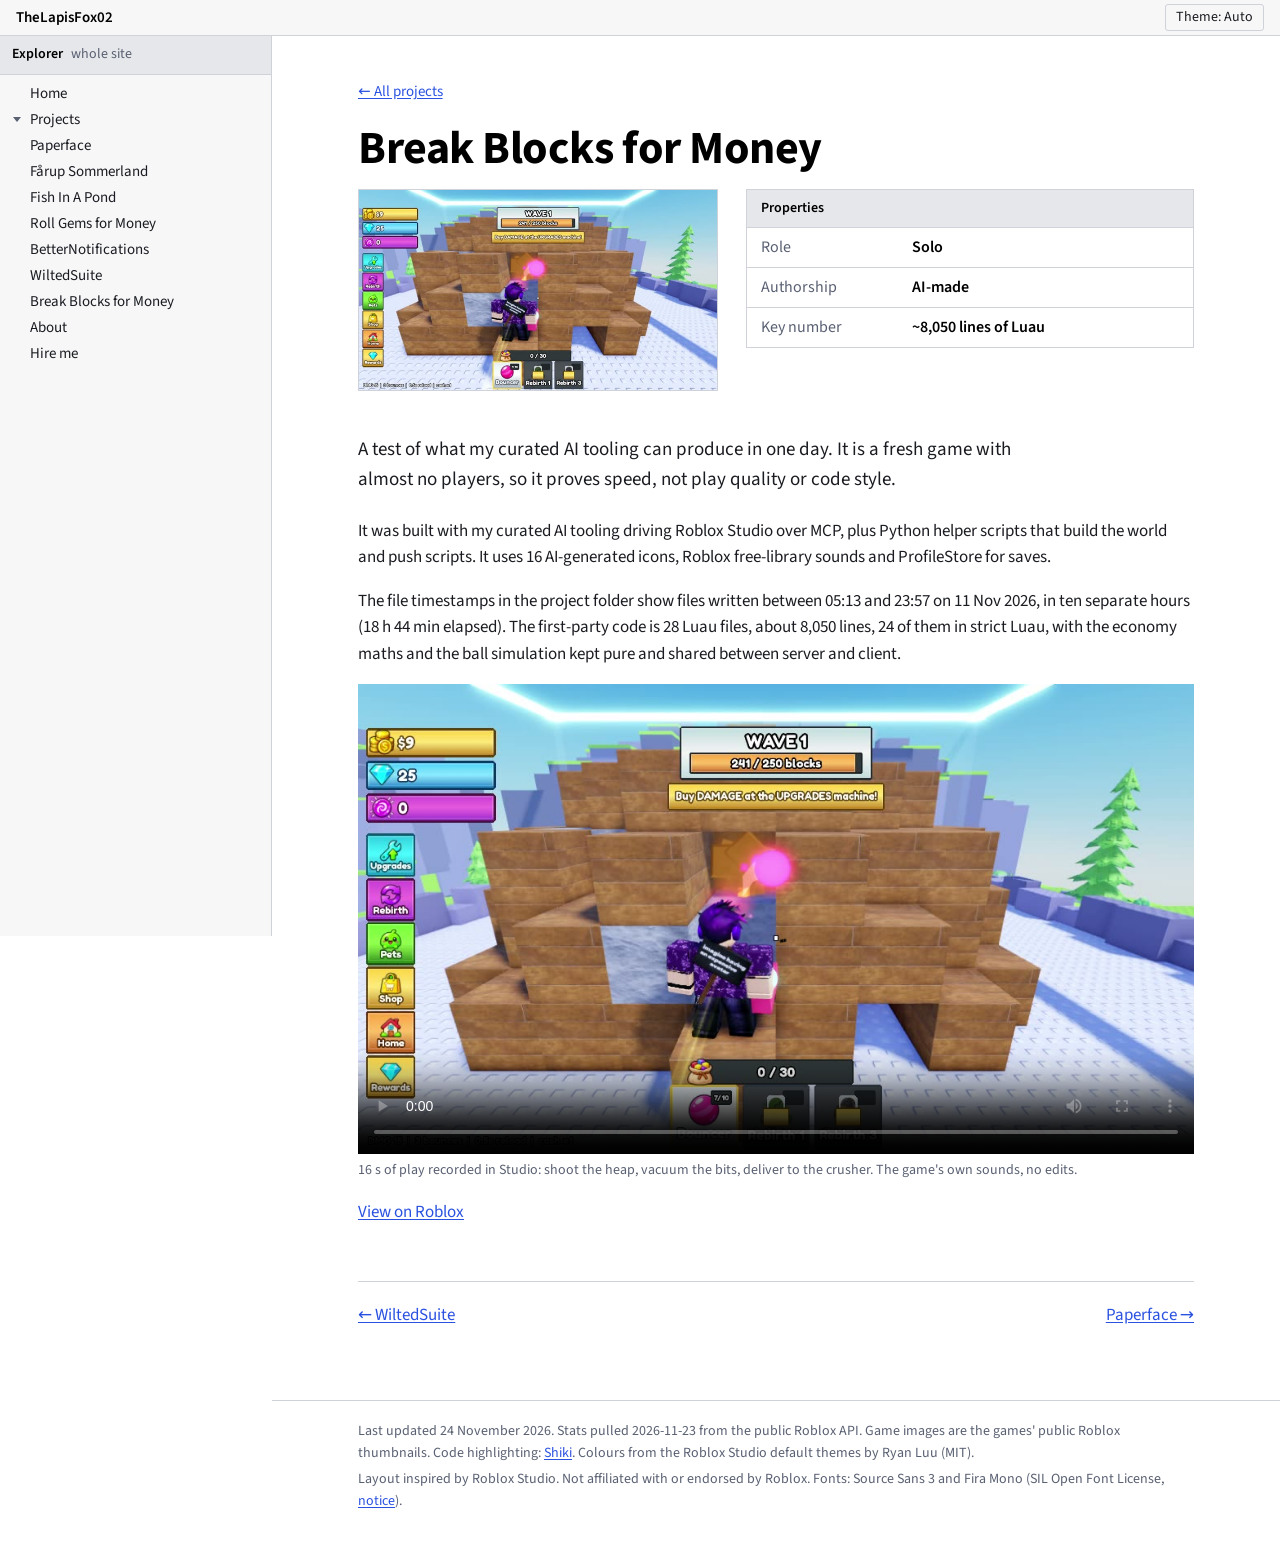
<file: projects/break-blocks/index.html>
<!doctype html>
<html lang="en">
<head>
  <meta charset="utf-8">
  <meta name="viewport" content="width=device-width, initial-scale=1">
  <meta name="color-scheme" content="dark light">
  <title>Break Blocks for Money | TheLapisFox02</title>
  <meta name="description" content="A one-day test of my AI tooling. It proves speed, not play quality.">
  <link rel="stylesheet" href="../../fonts.css">
  <link rel="stylesheet" href="../../code.css">
  <link rel="stylesheet" href="../../studio.css">
  <script src="../../theme.js"></script>
  <script src="../../studio.js" defer></script>
</head>
<body class="">
<a class="skip" href="#doc">Skip to content</a>

<div class="titlebar">
  <a class="app" href="../../index.html">TheLapisFox02</a>
  <button class="themebtn" type="button" hidden>Theme: Auto</button>
</div>
<nav class="ribbon" aria-label="Site"><ul><li><a href="../../index.html">Home</a></li><li><a href="../../index.html#projects" aria-current="page">Projects</a></li><li><a href="../../about/">About</a></li><li><a href="../../hire/">Hire me</a></li></ul></nav>

<div class="workspace">
  <aside class="explorer" aria-label="Site">
    <p class="panel-title">Explorer<span>whole site</span></p>
    <ul class="tree"><li><div class="row"><span class="twisty none"></span><a href="../../index.html">Home</a></div></li><li><details open><summary class="row"><span class="twisty" title="Expand or collapse"></span><a href="../../index.html#projects">Projects</a></summary><ul><li><div class="row"><span class="twisty none"></span><a href="../../projects/paperface/">Paperface</a></div></li><li><div class="row"><span class="twisty none"></span><a href="../../projects/amusementpark/">Fårup Sommerland</a></div></li><li><div class="row"><span class="twisty none"></span><a href="../../projects/fish-in-a-pond/">Fish In A Pond</a></div></li><li><div class="row"><span class="twisty none"></span><a href="../../projects/roll-gems/">Roll Gems for Money</a></div></li><li><div class="row"><span class="twisty none"></span><a href="../../projects/betternotifications/">BetterNotifications</a></div></li><li><div class="row"><span class="twisty none"></span><a href="../../projects/wilted-suite/">WiltedSuite</a></div></li><li><div class="row"><span class="twisty none"></span><a href="../../projects/break-blocks/">Break Blocks for Money</a></div></li></ul></details></li><li><div class="row"><span class="twisty none"></span><a href="../../about/">About</a></div></li><li><div class="row"><span class="twisty none"></span><a href="../../hire/">Hire me</a></div></li></ul>
  </aside>

  <div class="document" id="doc">
    <header class="hero col" id="top">
      <p class="back"><a href="../../index.html#projects">&larr; All projects</a></p>
      <h1>Break Blocks for Money</h1>
      <div class="project-head"><img class="hero-img" src="../../media/thumbs/break-blocks.jpg" width="640" height="360" alt=""><table class="props compact"><caption>Properties</caption><tbody><tr><th scope="row">Role</th><td>Solo</td></tr><tr><th scope="row">Authorship</th><td><span class="made">AI-made</span></td></tr><tr><th scope="row">Key number</th><td>~8,050 lines of Luau</td></tr></tbody></table></div>
    </header>
    <main class="col project">
<p class="lead">A test of what my curated AI tooling can produce in one day. It is a fresh game with almost no players, so it proves speed, not play quality or code style.</p>
<p>It was built with my curated AI tooling driving Roblox Studio over MCP, plus Python helper scripts that build the world and push scripts. It uses 16 AI-generated icons, Roblox free-library sounds and ProfileStore for saves.</p>
  <p>The file timestamps in the project folder show files written between 05:13 and 23:57 on 11 Nov 2026, in ten separate hours (18 h 44 min elapsed). The first-party code is 28 Luau files, about 8,050 lines, 24 of them in strict Luau, with the economy maths and the ball simulation kept pure and shared between server and client.</p>
  <figure class="clip">
    <video controls preload="metadata" playsinline poster="../../media/break-blocks-poster.jpg" width="1024" height="576">
      <source src="../../media/break-blocks-loop.mp4" type="video/mp4">
      <a href="../../media/break-blocks-loop.mp4">Watch the 16 s clip</a>
    </video>
    <figcaption>16 s of play recorded in Studio: shoot the heap, vacuum the bits, deliver to the crusher. The game's own sounds, no edits.</figcaption>
  </figure>
  <p><a href="https://www.roblox.com/games/129309142842203/Break-Blocks-for-Money">View on Roblox</a></p>

      <nav class="pager" aria-label="Other projects">
        <a href="../../projects/wilted-suite/">&larr; WiltedSuite</a>
        <a href="../../projects/paperface/">Paperface &rarr;</a>
      </nav>
    </main>
    <footer class="foot">
      <div class="col">
        <p>Last updated 24 November 2026. Stats pulled 2026-11-23 from the public Roblox API. Game images are the games' public Roblox thumbnails. Code highlighting: <a href="https://shiki.style/">Shiki</a>. Colours from the Roblox Studio default themes by Ryan Luu (MIT).</p>
        <p>Layout inspired by Roblox Studio. Not affiliated with or endorsed by Roblox. Fonts: Source Sans 3 and Fira Mono (SIL Open Font License, <a href="../../fonts/NOTICE.txt">notice</a>).</p>
      </div>
    </footer>
  </div>
</div>
</body>
</html>
</file>
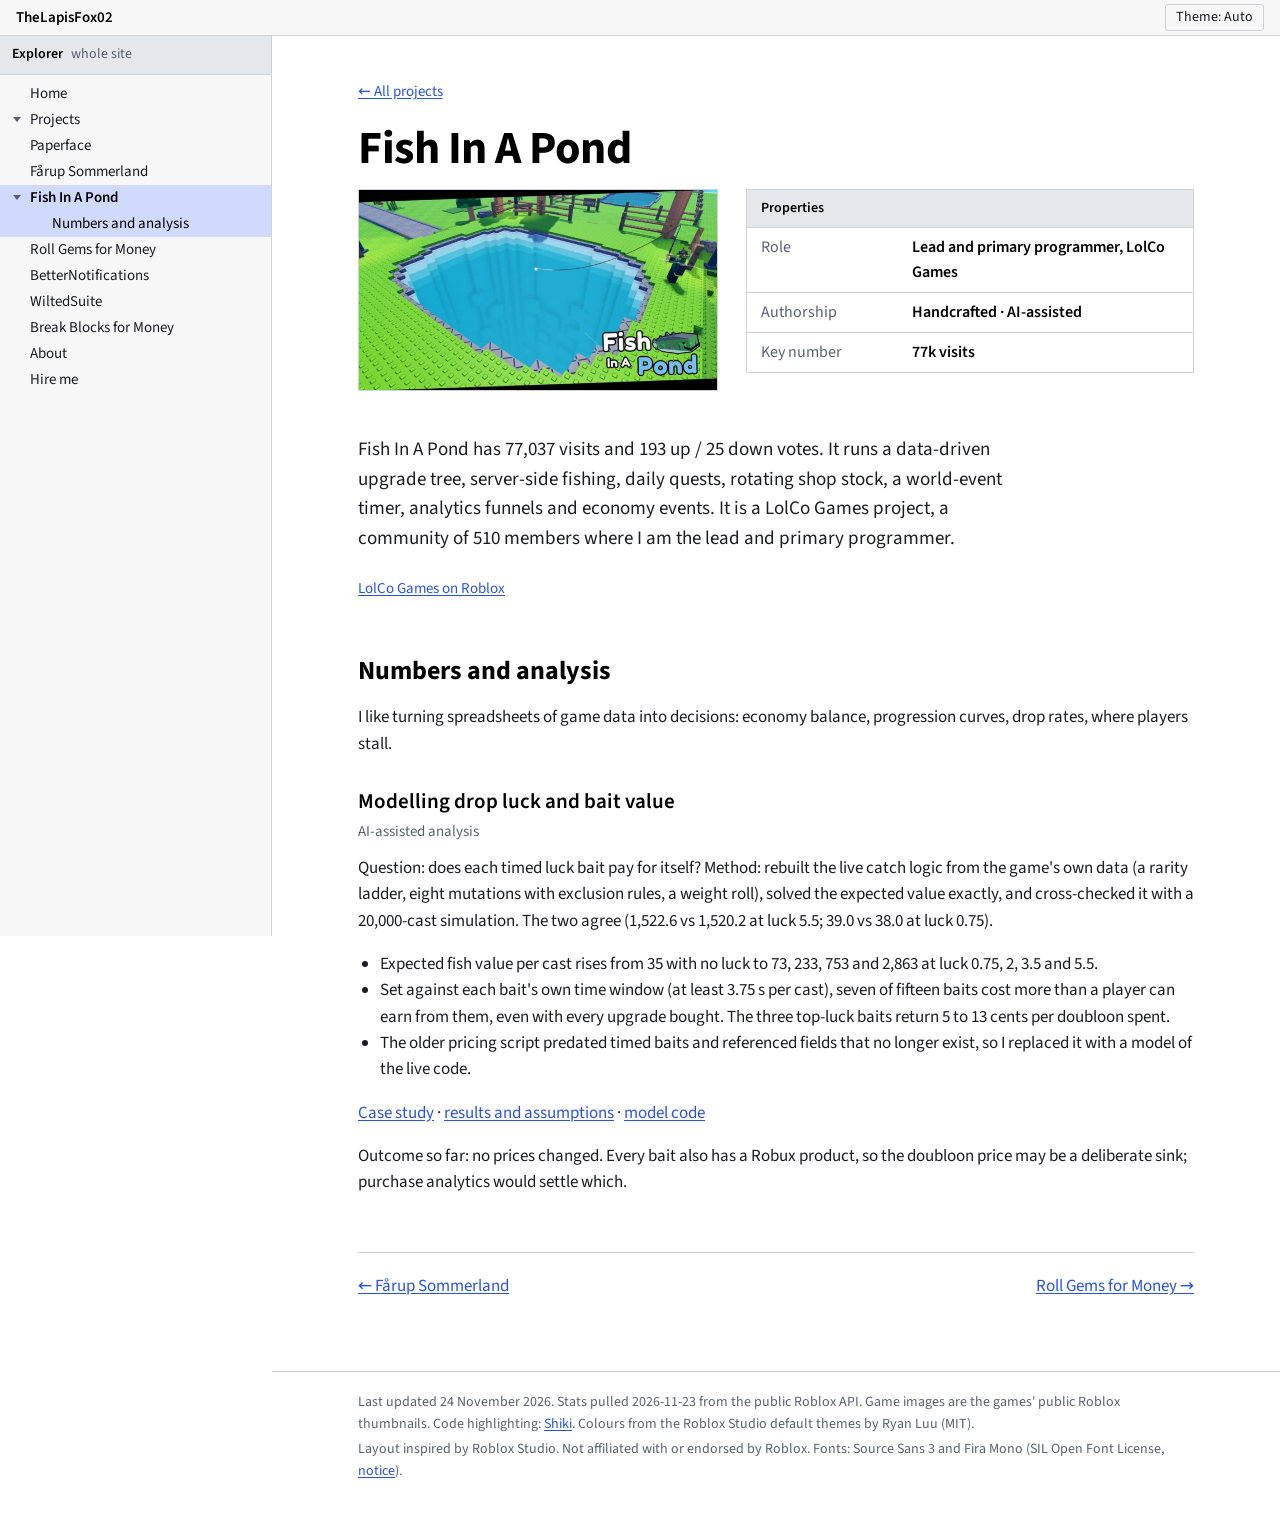
<file: projects/fish-in-a-pond/index.html>
<!doctype html>
<html lang="en">
<head>
  <meta charset="utf-8">
  <meta name="viewport" content="width=device-width, initial-scale=1">
  <meta name="color-scheme" content="dark light">
  <title>Fish In A Pond | TheLapisFox02</title>
  <meta name="description" content="Fishing game with a data-driven upgrade tree and server-side fishing, plus a model of which baits pay for themselves.">
  <link rel="stylesheet" href="../../fonts.css">
  <link rel="stylesheet" href="../../code.css">
  <link rel="stylesheet" href="../../studio.css">
  <script src="../../theme.js"></script>
  <script src="../../studio.js" defer></script>
</head>
<body class="">
<a class="skip" href="#doc">Skip to content</a>

<div class="titlebar">
  <a class="app" href="../../index.html">TheLapisFox02</a>
  <button class="themebtn" type="button" hidden>Theme: Auto</button>
</div>
<nav class="ribbon" aria-label="Site"><ul><li><a href="../../index.html">Home</a></li><li><a href="../../index.html#projects" aria-current="page">Projects</a></li><li><a href="../../about/">About</a></li><li><a href="../../hire/">Hire me</a></li></ul></nav>

<div class="workspace">
  <aside class="explorer" aria-label="Site">
    <p class="panel-title">Explorer<span>whole site</span></p>
    <ul class="tree"><li><div class="row"><span class="twisty none"></span><a href="../../index.html">Home</a></div></li><li><details open><summary class="row"><span class="twisty" title="Expand or collapse"></span><a href="../../index.html#projects">Projects</a></summary><ul><li><div class="row"><span class="twisty none"></span><a href="../../projects/paperface/">Paperface</a></div></li><li><div class="row"><span class="twisty none"></span><a href="../../projects/amusementpark/">Fårup Sommerland</a></div></li><li><details open><summary class="row"><span class="twisty" title="Expand or collapse"></span><a href="../../projects/fish-in-a-pond/" aria-current="page">Fish In A Pond</a></summary><ul><li><a class="row grand" href="#numbers">Numbers and analysis</a></li></ul></details></li><li><div class="row"><span class="twisty none"></span><a href="../../projects/roll-gems/">Roll Gems for Money</a></div></li><li><div class="row"><span class="twisty none"></span><a href="../../projects/betternotifications/">BetterNotifications</a></div></li><li><div class="row"><span class="twisty none"></span><a href="../../projects/wilted-suite/">WiltedSuite</a></div></li><li><div class="row"><span class="twisty none"></span><a href="../../projects/break-blocks/">Break Blocks for Money</a></div></li></ul></details></li><li><div class="row"><span class="twisty none"></span><a href="../../about/">About</a></div></li><li><div class="row"><span class="twisty none"></span><a href="../../hire/">Hire me</a></div></li></ul>
  </aside>

  <div class="document" id="doc">
    <header class="hero col" id="top">
      <p class="back"><a href="../../index.html#projects">&larr; All projects</a></p>
      <h1>Fish In A Pond</h1>
      <div class="project-head"><img class="hero-img" src="../../media/thumbs/fish-in-a-pond.jpg" width="640" height="360" alt=""><table class="props compact"><caption>Properties</caption><tbody><tr><th scope="row">Role</th><td>Lead and primary programmer, LolCo Games</td></tr><tr><th scope="row">Authorship</th><td><span class="hand">Handcrafted</span> &middot; <span class="ai">AI-assisted</span></td></tr><tr><th scope="row">Key number</th><td>77k visits</td></tr></tbody></table></div>
    </header>
    <main class="col project">
<p class="lead">Fish In A Pond has 77,037 visits and 193 up / 25 down votes. It runs a data-driven upgrade tree, server-side fishing, daily quests, rotating shop stock, a world-event timer, analytics funnels and economy events. It is a LolCo Games project, a community of 510 members where I am the lead and primary programmer.</p>
<p class="note"><a href="https://www.roblox.com/communities/16478778/LolCo-Games">LolCo Games on Roblox</a></p>

<section id="numbers">
<h2>Numbers and analysis</h2>
<p>I like turning spreadsheets of game data into decisions: economy balance, progression curves, drop rates, where players stall.</p>
<h3>Modelling drop luck and bait value</h3>
<p class="meta"><span class="ai">AI-assisted analysis</span></p>
<p>Question: does each timed luck bait pay for itself? Method: rebuilt the live catch logic from the game's own data (a rarity ladder, eight mutations with exclusion rules, a weight roll), solved the expected value exactly, and cross-checked it with a 20,000-cast simulation. The two agree (1,522.6 vs 1,520.2 at luck 5.5; 39.0 vs 38.0 at luck 0.75).</p>
  <ul>
    <li>Expected fish value per cast rises from 35 with no luck to 73, 233, 753 and 2,863 at luck 0.75, 2, 3.5 and 5.5.</li>
    <li>Set against each bait's own time window (at least 3.75 s per cast), seven of fifteen baits cost more than a player can earn from them, even with every upgrade bought. The three top-luck baits return 5 to 13 cents per doubloon spent.</li>
    <li>The older pricing script predated timed baits and referenced fields that no longer exist, so I replaced it with a model of the live code.</li>
  </ul>
  <p><a href="../../examples/bait-model/README.md">Case study</a> &middot; <a href="../../examples/bait-model/bait-model-results.md">results and assumptions</a> &middot; <a href="../../code/bait-model.html">model code</a></p>
  <p>Outcome so far: no prices changed. Every bait also has a Robux product, so the doubloon price may be a deliberate sink; purchase analytics would settle which.</p>
</section>

      <nav class="pager" aria-label="Other projects">
        <a href="../../projects/amusementpark/">&larr; Fårup Sommerland</a>
        <a href="../../projects/roll-gems/">Roll Gems for Money &rarr;</a>
      </nav>
    </main>
    <footer class="foot">
      <div class="col">
        <p>Last updated 24 November 2026. Stats pulled 2026-11-23 from the public Roblox API. Game images are the games' public Roblox thumbnails. Code highlighting: <a href="https://shiki.style/">Shiki</a>. Colours from the Roblox Studio default themes by Ryan Luu (MIT).</p>
        <p>Layout inspired by Roblox Studio. Not affiliated with or endorsed by Roblox. Fonts: Source Sans 3 and Fira Mono (SIL Open Font License, <a href="../../fonts/NOTICE.txt">notice</a>).</p>
      </div>
    </footer>
  </div>
</div>
</body>
</html>
</file>
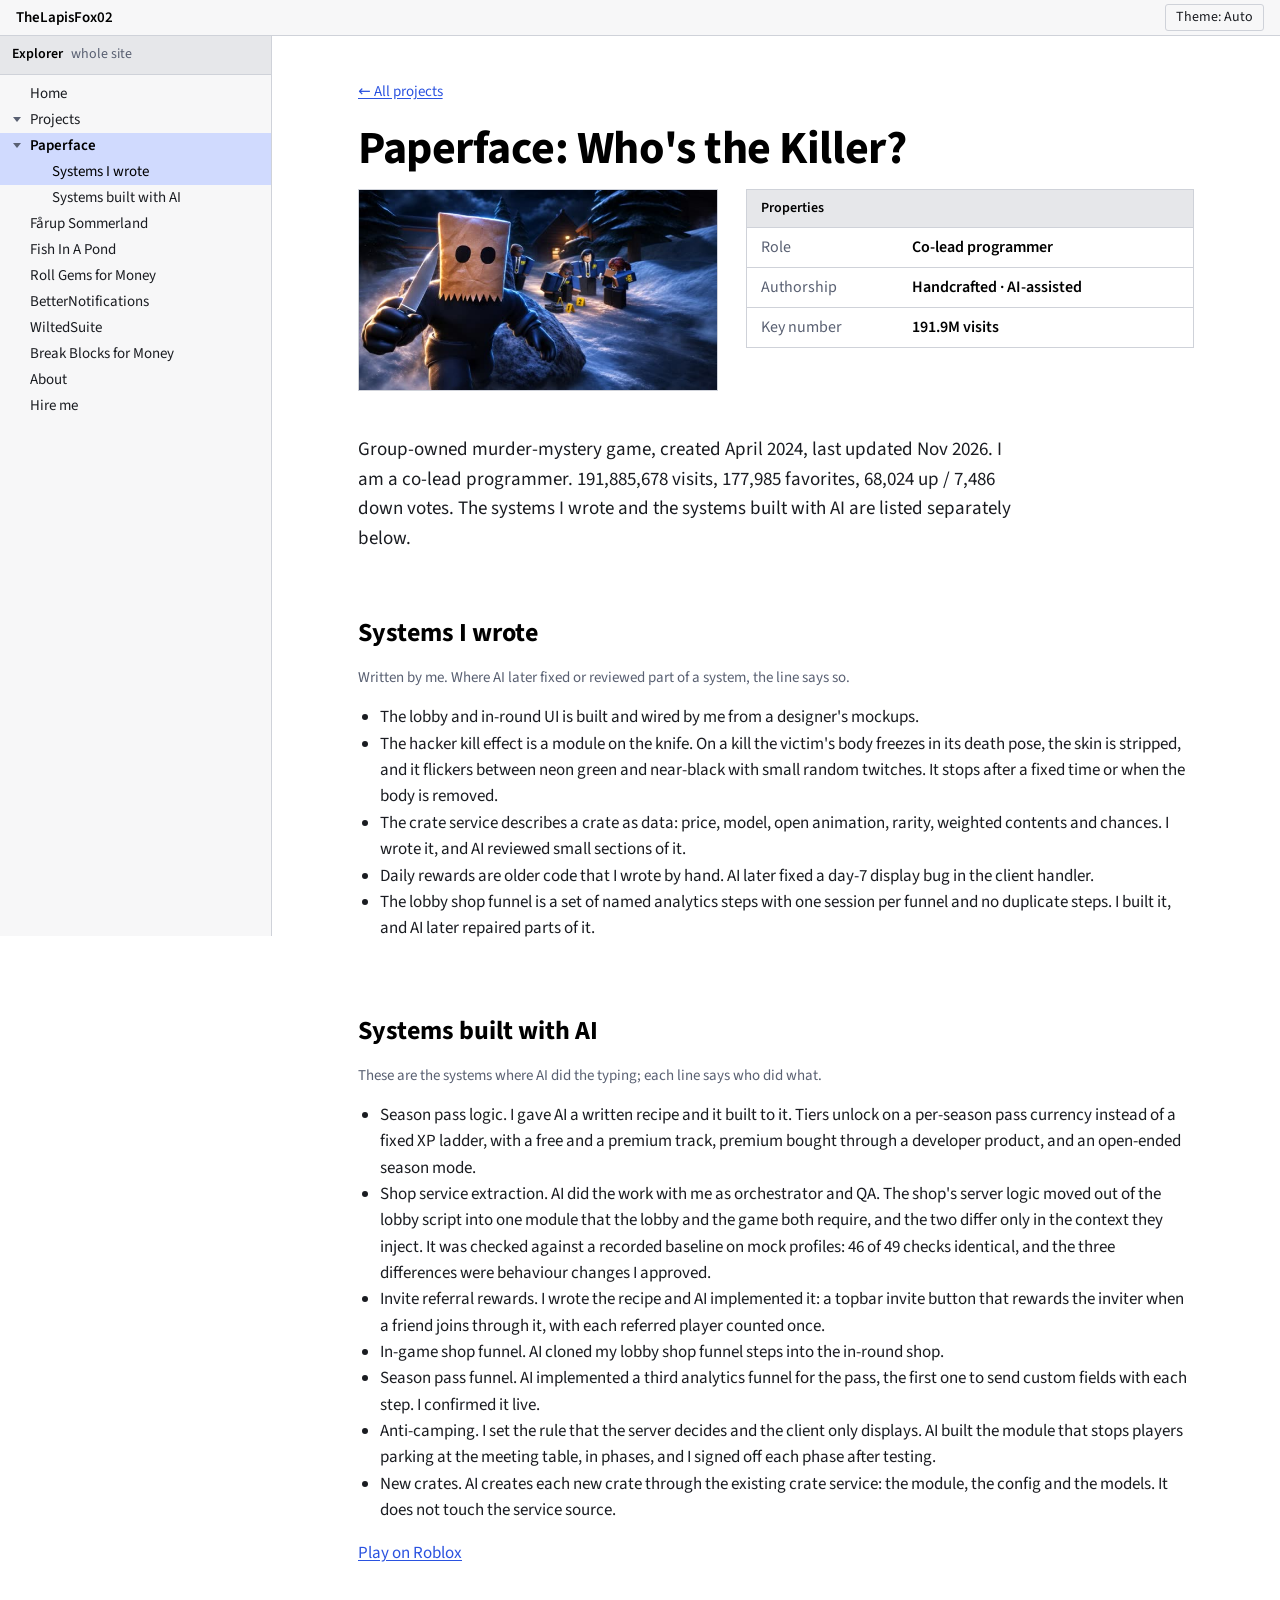
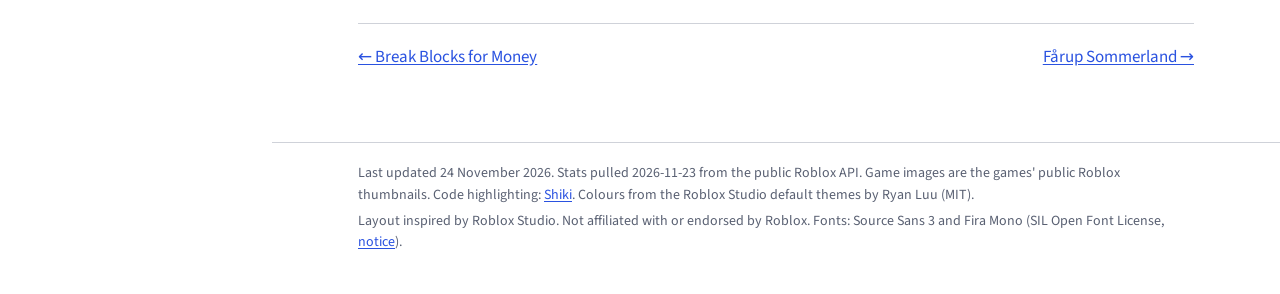
<file: projects/paperface/index.html>
<!doctype html>
<html lang="en">
<head>
  <meta charset="utf-8">
  <meta name="viewport" content="width=device-width, initial-scale=1">
  <meta name="color-scheme" content="dark light">
  <title>Paperface: Who&#x27;s the Killer? | TheLapisFox02</title>
  <meta name="description" content="Murder-mystery game. UI, kill effect, crates and daily rewards by hand; season pass, shop extraction and referrals built with AI.">
  <link rel="stylesheet" href="../../fonts.css">
  <link rel="stylesheet" href="../../code.css">
  <link rel="stylesheet" href="../../studio.css">
  <script src="../../theme.js"></script>
  <script src="../../studio.js" defer></script>
</head>
<body class="">
<a class="skip" href="#doc">Skip to content</a>

<div class="titlebar">
  <a class="app" href="../../index.html">TheLapisFox02</a>
  <button class="themebtn" type="button" hidden>Theme: Auto</button>
</div>
<nav class="ribbon" aria-label="Site"><ul><li><a href="../../index.html">Home</a></li><li><a href="../../index.html#projects" aria-current="page">Projects</a></li><li><a href="../../about/">About</a></li><li><a href="../../hire/">Hire me</a></li></ul></nav>

<div class="workspace">
  <aside class="explorer" aria-label="Site">
    <p class="panel-title">Explorer<span>whole site</span></p>
    <ul class="tree"><li><div class="row"><span class="twisty none"></span><a href="../../index.html">Home</a></div></li><li><details open><summary class="row"><span class="twisty" title="Expand or collapse"></span><a href="../../index.html#projects">Projects</a></summary><ul><li><details open><summary class="row"><span class="twisty" title="Expand or collapse"></span><a href="../../projects/paperface/" aria-current="page">Paperface</a></summary><ul><li><a class="row grand" href="#by-me">Systems I wrote</a></li><li><a class="row grand" href="#with-ai">Systems built with AI</a></li></ul></details></li><li><div class="row"><span class="twisty none"></span><a href="../../projects/amusementpark/">Fårup Sommerland</a></div></li><li><div class="row"><span class="twisty none"></span><a href="../../projects/fish-in-a-pond/">Fish In A Pond</a></div></li><li><div class="row"><span class="twisty none"></span><a href="../../projects/roll-gems/">Roll Gems for Money</a></div></li><li><div class="row"><span class="twisty none"></span><a href="../../projects/betternotifications/">BetterNotifications</a></div></li><li><div class="row"><span class="twisty none"></span><a href="../../projects/wilted-suite/">WiltedSuite</a></div></li><li><div class="row"><span class="twisty none"></span><a href="../../projects/break-blocks/">Break Blocks for Money</a></div></li></ul></details></li><li><div class="row"><span class="twisty none"></span><a href="../../about/">About</a></div></li><li><div class="row"><span class="twisty none"></span><a href="../../hire/">Hire me</a></div></li></ul>
  </aside>

  <div class="document" id="doc">
    <header class="hero col" id="top">
      <p class="back"><a href="../../index.html#projects">&larr; All projects</a></p>
      <h1>Paperface: Who&#x27;s the Killer?</h1>
      <div class="project-head"><img class="hero-img" src="../../media/thumbs/paperface.jpg" width="640" height="360" alt=""><table class="props compact"><caption>Properties</caption><tbody><tr><th scope="row">Role</th><td>Co-lead programmer</td></tr><tr><th scope="row">Authorship</th><td><span class="hand">Handcrafted</span> &middot; <span class="ai">AI-assisted</span></td></tr><tr><th scope="row">Key number</th><td>191.9M visits</td></tr></tbody></table></div>
    </header>
    <main class="col project">
<p class="lead">Group-owned murder-mystery game, created April 2024, last updated Nov 2026. I am a co-lead programmer. 191,885,678 visits, 177,985 favorites, 68,024 up / 7,486 down votes. The systems I wrote and the systems built with AI are listed separately below.</p>

<section id="by-me">
<h2>Systems I wrote</h2>
<p class="section-note">Written by me. Where AI later fixed or reviewed part of a system, the line says so.</p>
<ul>
        <li>The lobby and in-round UI is built and wired by me from a designer's mockups.</li>
        <li>The hacker kill effect is a module on the knife. On a kill the victim's body freezes in its death pose, the skin is stripped, and it flickers between neon green and near-black with small random twitches. It stops after a fixed time or when the body is removed.</li>
        <li>The crate service describes a crate as data: price, model, open animation, rarity, weighted contents and chances. I wrote it, and AI reviewed small sections of it.</li>
        <li>Daily rewards are older code that I wrote by hand. AI later fixed a day-7 display bug in the client handler.</li>
        <li>The lobby shop funnel is a set of named analytics steps with one session per funnel and no duplicate steps. I built it, and AI later repaired parts of it.</li>
      </ul>
</section>

<section id="with-ai">
<h2>Systems built with AI</h2>
<p class="section-note">These are the systems where AI did the typing; each line says who did what.</p>
<ul>
        <li>Season pass logic. I gave AI a written recipe and it built to it. Tiers unlock on a per-season pass currency instead of a fixed XP ladder, with a free and a premium track, premium bought through a developer product, and an open-ended season mode.</li>
        <li>Shop service extraction. AI did the work with me as orchestrator and QA. The shop's server logic moved out of the lobby script into one module that the lobby and the game both require, and the two differ only in the context they inject. It was checked against a recorded baseline on mock profiles: 46 of 49 checks identical, and the three differences were behaviour changes I approved.</li>
        <li>Invite referral rewards. I wrote the recipe and AI implemented it: a topbar invite button that rewards the inviter when a friend joins through it, with each referred player counted once.</li>
        <li>In-game shop funnel. AI cloned my lobby shop funnel steps into the in-round shop.</li>
        <li>Season pass funnel. AI implemented a third analytics funnel for the pass, the first one to send custom fields with each step. I confirmed it live.</li>
        <li>Anti-camping. I set the rule that the server decides and the client only displays. AI built the module that stops players parking at the meeting table, in phases, and I signed off each phase after testing.</li>
        <li>New crates. AI creates each new crate through the existing crate service: the module, the config and the models. It does not touch the service source.</li>
      </ul>
</section>

<p><a href="https://www.roblox.com/games/17103564369/Paperface-Whos-the-Killer">Play on Roblox</a></p>

      <nav class="pager" aria-label="Other projects">
        <a href="../../projects/break-blocks/">&larr; Break Blocks for Money</a>
        <a href="../../projects/amusementpark/">Fårup Sommerland &rarr;</a>
      </nav>
    </main>
    <footer class="foot">
      <div class="col">
        <p>Last updated 24 November 2026. Stats pulled 2026-11-23 from the public Roblox API. Game images are the games' public Roblox thumbnails. Code highlighting: <a href="https://shiki.style/">Shiki</a>. Colours from the Roblox Studio default themes by Ryan Luu (MIT).</p>
        <p>Layout inspired by Roblox Studio. Not affiliated with or endorsed by Roblox. Fonts: Source Sans 3 and Fira Mono (SIL Open Font License, <a href="../../fonts/NOTICE.txt">notice</a>).</p>
      </div>
    </footer>
  </div>
</div>
</body>
</html>
</file>
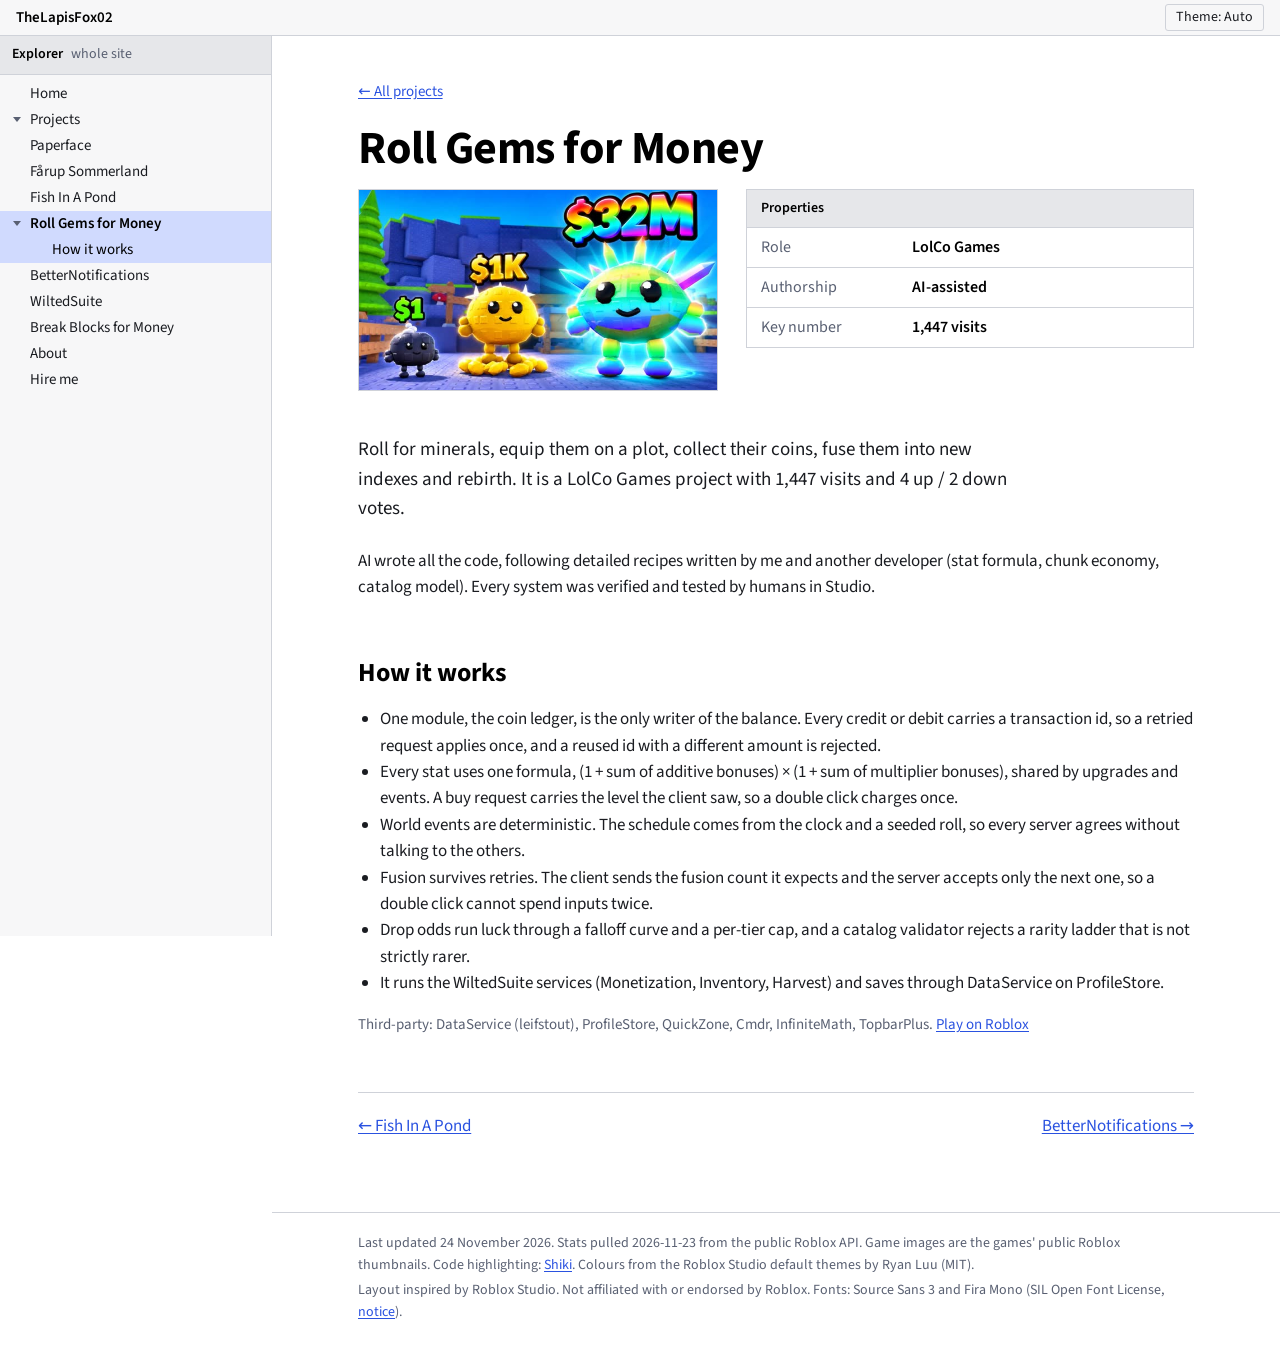
<file: projects/roll-gems/index.html>
<!doctype html>
<html lang="en">
<head>
  <meta charset="utf-8">
  <meta name="viewport" content="width=device-width, initial-scale=1">
  <meta name="color-scheme" content="dark light">
  <title>Roll Gems for Money | TheLapisFox02</title>
  <meta name="description" content="Roll, equip, fuse and rebirth minerals. Coin ledger, stat formula and world events built to my rules.">
  <link rel="stylesheet" href="../../fonts.css">
  <link rel="stylesheet" href="../../code.css">
  <link rel="stylesheet" href="../../studio.css">
  <script src="../../theme.js"></script>
  <script src="../../studio.js" defer></script>
</head>
<body class="">
<a class="skip" href="#doc">Skip to content</a>

<div class="titlebar">
  <a class="app" href="../../index.html">TheLapisFox02</a>
  <button class="themebtn" type="button" hidden>Theme: Auto</button>
</div>
<nav class="ribbon" aria-label="Site"><ul><li><a href="../../index.html">Home</a></li><li><a href="../../index.html#projects" aria-current="page">Projects</a></li><li><a href="../../about/">About</a></li><li><a href="../../hire/">Hire me</a></li></ul></nav>

<div class="workspace">
  <aside class="explorer" aria-label="Site">
    <p class="panel-title">Explorer<span>whole site</span></p>
    <ul class="tree"><li><div class="row"><span class="twisty none"></span><a href="../../index.html">Home</a></div></li><li><details open><summary class="row"><span class="twisty" title="Expand or collapse"></span><a href="../../index.html#projects">Projects</a></summary><ul><li><div class="row"><span class="twisty none"></span><a href="../../projects/paperface/">Paperface</a></div></li><li><div class="row"><span class="twisty none"></span><a href="../../projects/amusementpark/">Fårup Sommerland</a></div></li><li><div class="row"><span class="twisty none"></span><a href="../../projects/fish-in-a-pond/">Fish In A Pond</a></div></li><li><details open><summary class="row"><span class="twisty" title="Expand or collapse"></span><a href="../../projects/roll-gems/" aria-current="page">Roll Gems for Money</a></summary><ul><li><a class="row grand" href="#how-it-works">How it works</a></li></ul></details></li><li><div class="row"><span class="twisty none"></span><a href="../../projects/betternotifications/">BetterNotifications</a></div></li><li><div class="row"><span class="twisty none"></span><a href="../../projects/wilted-suite/">WiltedSuite</a></div></li><li><div class="row"><span class="twisty none"></span><a href="../../projects/break-blocks/">Break Blocks for Money</a></div></li></ul></details></li><li><div class="row"><span class="twisty none"></span><a href="../../about/">About</a></div></li><li><div class="row"><span class="twisty none"></span><a href="../../hire/">Hire me</a></div></li></ul>
  </aside>

  <div class="document" id="doc">
    <header class="hero col" id="top">
      <p class="back"><a href="../../index.html#projects">&larr; All projects</a></p>
      <h1>Roll Gems for Money</h1>
      <div class="project-head"><img class="hero-img" src="../../media/thumbs/roll-gems.jpg" width="640" height="360" alt=""><table class="props compact"><caption>Properties</caption><tbody><tr><th scope="row">Role</th><td>LolCo Games</td></tr><tr><th scope="row">Authorship</th><td><span class="ai">AI-assisted</span></td></tr><tr><th scope="row">Key number</th><td>1,447 visits</td></tr></tbody></table></div>
    </header>
    <main class="col project">
<p class="lead">Roll for minerals, equip them on a plot, collect their coins, fuse them into new indexes and rebirth. It is a LolCo Games project with 1,447 visits and 4 up / 2 down votes.</p>
<p>AI wrote all the code, following detailed recipes written by me and another developer (stat formula, chunk economy, catalog model). Every system was verified and tested by humans in Studio.</p>

<section id="how-it-works">
<h2>How it works</h2>
<ul>
        <li>One module, the coin ledger, is the only writer of the balance. Every credit or debit carries a transaction id, so a retried request applies once, and a reused id with a different amount is rejected.</li>
        <li>Every stat uses one formula, (1 + sum of additive bonuses) &times; (1 + sum of multiplier bonuses), shared by upgrades and events. A buy request carries the level the client saw, so a double click charges once.</li>
        <li>World events are deterministic. The schedule comes from the clock and a seeded roll, so every server agrees without talking to the others.</li>
        <li>Fusion survives retries. The client sends the fusion count it expects and the server accepts only the next one, so a double click cannot spend inputs twice.</li>
        <li>Drop odds run luck through a falloff curve and a per-tier cap, and a catalog validator rejects a rarity ladder that is not strictly rarer.</li>
        <li>It runs the WiltedSuite services (Monetization, Inventory, Harvest) and saves through DataService on ProfileStore.</li>
      </ul>
<p class="note">Third-party: DataService (leifstout), ProfileStore, QuickZone, Cmdr, InfiniteMath, TopbarPlus. <a href="https://www.roblox.com/games/81858895875577">Play on Roblox</a></p>
</section>

      <nav class="pager" aria-label="Other projects">
        <a href="../../projects/fish-in-a-pond/">&larr; Fish In A Pond</a>
        <a href="../../projects/betternotifications/">BetterNotifications &rarr;</a>
      </nav>
    </main>
    <footer class="foot">
      <div class="col">
        <p>Last updated 24 November 2026. Stats pulled 2026-11-23 from the public Roblox API. Game images are the games' public Roblox thumbnails. Code highlighting: <a href="https://shiki.style/">Shiki</a>. Colours from the Roblox Studio default themes by Ryan Luu (MIT).</p>
        <p>Layout inspired by Roblox Studio. Not affiliated with or endorsed by Roblox. Fonts: Source Sans 3 and Fira Mono (SIL Open Font License, <a href="../../fonts/NOTICE.txt">notice</a>).</p>
      </div>
    </footer>
  </div>
</div>
</body>
</html>
</file>
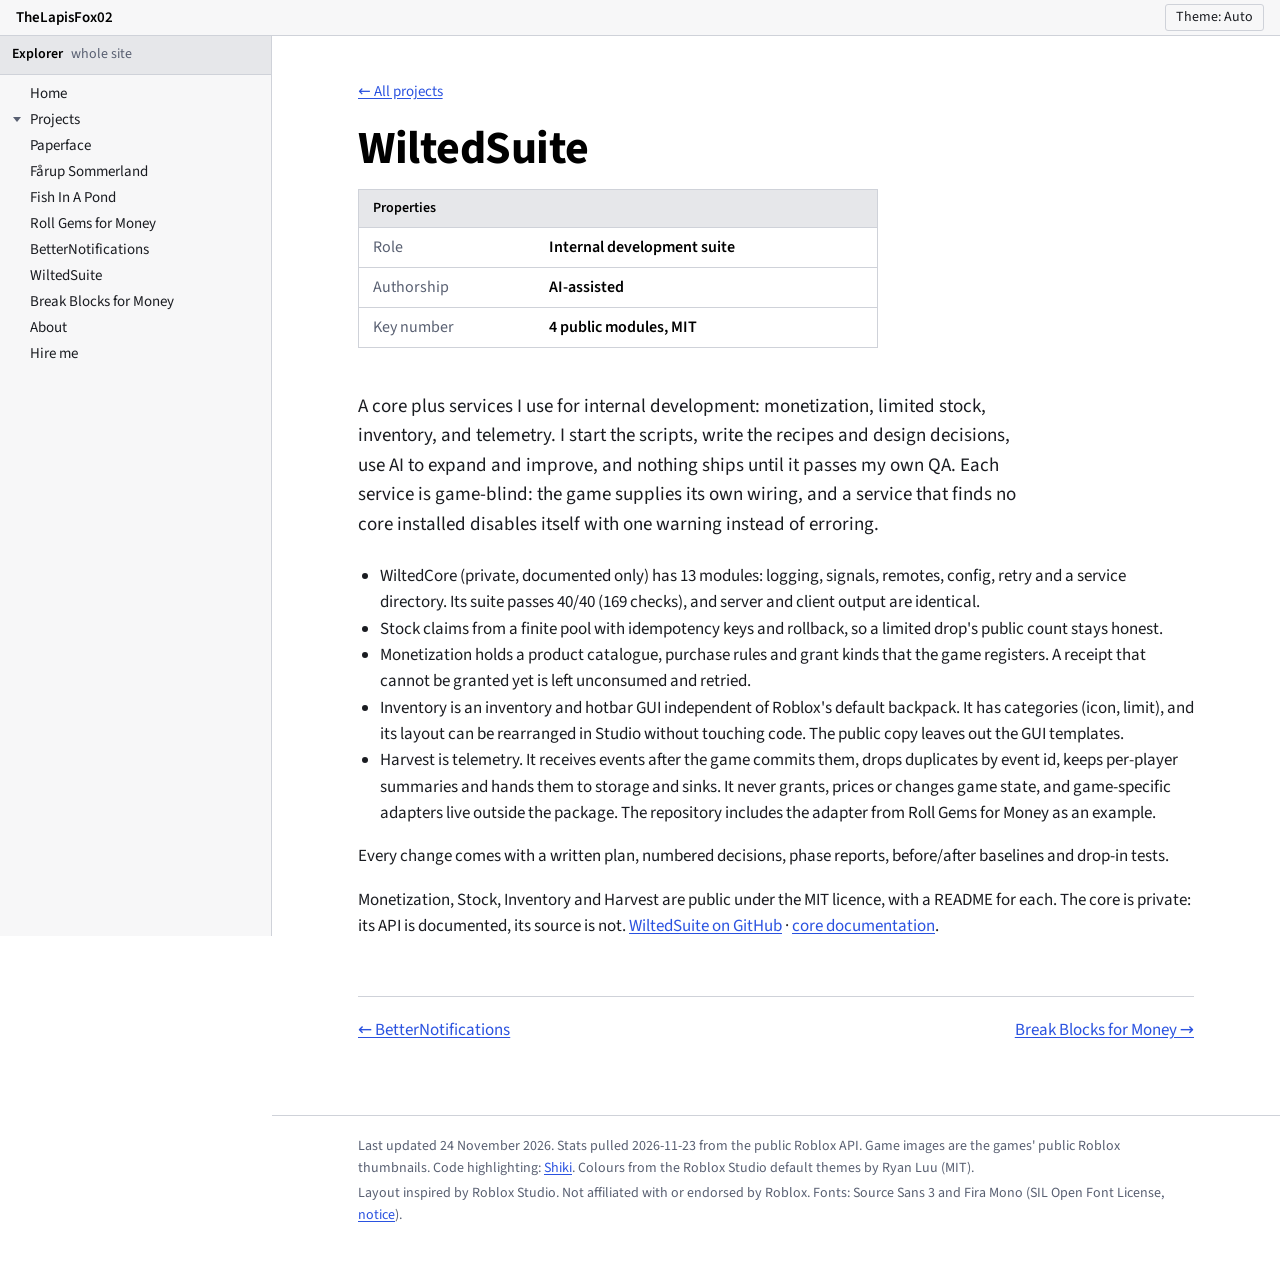
<file: projects/wilted-suite/index.html>
<!doctype html>
<html lang="en">
<head>
  <meta charset="utf-8">
  <meta name="viewport" content="width=device-width, initial-scale=1">
  <meta name="color-scheme" content="dark light">
  <title>WiltedSuite | TheLapisFox02</title>
  <meta name="description" content="Reusable monetization, limited stock, inventory and telemetry services that drop into any game.">
  <link rel="stylesheet" href="../../fonts.css">
  <link rel="stylesheet" href="../../code.css">
  <link rel="stylesheet" href="../../studio.css">
  <script src="../../theme.js"></script>
  <script src="../../studio.js" defer></script>
</head>
<body class="">
<a class="skip" href="#doc">Skip to content</a>

<div class="titlebar">
  <a class="app" href="../../index.html">TheLapisFox02</a>
  <button class="themebtn" type="button" hidden>Theme: Auto</button>
</div>
<nav class="ribbon" aria-label="Site"><ul><li><a href="../../index.html">Home</a></li><li><a href="../../index.html#projects" aria-current="page">Projects</a></li><li><a href="../../about/">About</a></li><li><a href="../../hire/">Hire me</a></li></ul></nav>

<div class="workspace">
  <aside class="explorer" aria-label="Site">
    <p class="panel-title">Explorer<span>whole site</span></p>
    <ul class="tree"><li><div class="row"><span class="twisty none"></span><a href="../../index.html">Home</a></div></li><li><details open><summary class="row"><span class="twisty" title="Expand or collapse"></span><a href="../../index.html#projects">Projects</a></summary><ul><li><div class="row"><span class="twisty none"></span><a href="../../projects/paperface/">Paperface</a></div></li><li><div class="row"><span class="twisty none"></span><a href="../../projects/amusementpark/">Fårup Sommerland</a></div></li><li><div class="row"><span class="twisty none"></span><a href="../../projects/fish-in-a-pond/">Fish In A Pond</a></div></li><li><div class="row"><span class="twisty none"></span><a href="../../projects/roll-gems/">Roll Gems for Money</a></div></li><li><div class="row"><span class="twisty none"></span><a href="../../projects/betternotifications/">BetterNotifications</a></div></li><li><div class="row"><span class="twisty none"></span><a href="../../projects/wilted-suite/">WiltedSuite</a></div></li><li><div class="row"><span class="twisty none"></span><a href="../../projects/break-blocks/">Break Blocks for Money</a></div></li></ul></details></li><li><div class="row"><span class="twisty none"></span><a href="../../about/">About</a></div></li><li><div class="row"><span class="twisty none"></span><a href="../../hire/">Hire me</a></div></li></ul>
  </aside>

  <div class="document" id="doc">
    <header class="hero col" id="top">
      <p class="back"><a href="../../index.html#projects">&larr; All projects</a></p>
      <h1>WiltedSuite</h1>
      <div class="project-head"><table class="props compact"><caption>Properties</caption><tbody><tr><th scope="row">Role</th><td>Internal development suite</td></tr><tr><th scope="row">Authorship</th><td><span class="ai">AI-assisted</span></td></tr><tr><th scope="row">Key number</th><td>4 public modules, MIT</td></tr></tbody></table></div>
    </header>
    <main class="col project">
<p class="lead">A core plus services I use for internal development: monetization, limited stock, inventory, and telemetry. I start the scripts, write the recipes and design decisions, use AI to expand and improve, and nothing ships until it passes my own QA. Each service is game-blind: the game supplies its own wiring, and a service that finds no core installed disables itself with one warning instead of erroring.</p>
  <ul>
    <li>WiltedCore (private, documented only) has 13 modules: logging, signals, remotes, config, retry and a service directory. Its suite passes 40/40 (169 checks), and server and client output are identical.</li>
    <li>Stock claims from a finite pool with idempotency keys and rollback, so a limited drop's public count stays honest.</li>
    <li>Monetization holds a product catalogue, purchase rules and grant kinds that the game registers. A receipt that cannot be granted yet is left unconsumed and retried.</li>
    <li>Inventory is an inventory and hotbar GUI independent of Roblox's default backpack. It has categories (icon, limit), and its layout can be rearranged in Studio without touching code. The public copy leaves out the GUI templates.</li>
    <li>Harvest is telemetry. It receives events after the game commits them, drops duplicates by event id, keeps per-player summaries and hands them to storage and sinks. It never grants, prices or changes game state, and game-specific adapters live outside the package. The repository includes the adapter from Roll Gems for Money as an example.</li>
  </ul>
  <p>Every change comes with a written plan, numbered decisions, phase reports, before/after baselines and drop-in tests.</p>
  <p>Monetization, Stock, Inventory and Harvest are public under the MIT licence, with a README for each. The core is private: its API is documented, its source is not. <a href="https://github.com/thelapisfox02/WiltedSuite">WiltedSuite on GitHub</a> &middot; <a href="https://github.com/thelapisfox02/WiltedSuite/tree/main/docs/core">core documentation</a>.</p>

      <nav class="pager" aria-label="Other projects">
        <a href="../../projects/betternotifications/">&larr; BetterNotifications</a>
        <a href="../../projects/break-blocks/">Break Blocks for Money &rarr;</a>
      </nav>
    </main>
    <footer class="foot">
      <div class="col">
        <p>Last updated 24 November 2026. Stats pulled 2026-11-23 from the public Roblox API. Game images are the games' public Roblox thumbnails. Code highlighting: <a href="https://shiki.style/">Shiki</a>. Colours from the Roblox Studio default themes by Ryan Luu (MIT).</p>
        <p>Layout inspired by Roblox Studio. Not affiliated with or endorsed by Roblox. Fonts: Source Sans 3 and Fira Mono (SIL Open Font License, <a href="../../fonts/NOTICE.txt">notice</a>).</p>
      </div>
    </footer>
  </div>
</div>
</body>
</html>
</file>
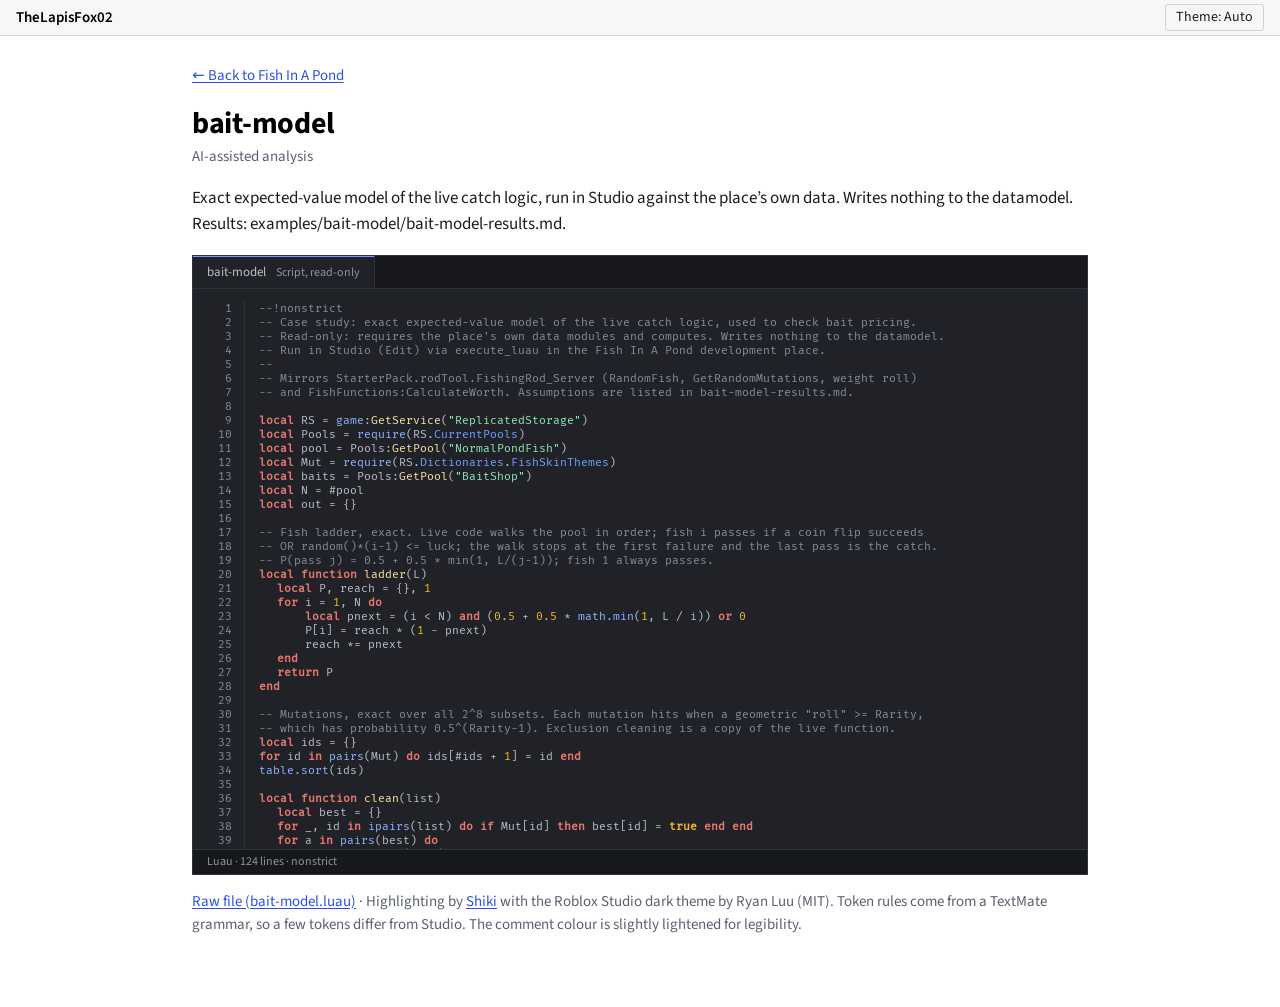
<file: code/bait-model.html>
<!doctype html>
<html lang="en">
<head>
  <meta charset="utf-8">
  <meta name="viewport" content="width=device-width, initial-scale=1">
  <meta name="color-scheme" content="dark light">
  <title>bait-model | TheLapisFox02</title>
  <link rel="stylesheet" href="../fonts.css">
  <link rel="stylesheet" href="../code.css">
  <link rel="stylesheet" href="../studio.css">
  <script src="../theme.js"></script>
</head>
<body class="codepage">
<div class="titlebar">
  <span class="app">TheLapisFox02</span>
  <button class="themebtn" type="button" hidden>Theme: Auto</button>
</div>
<main class="col">
  <p class="back"><a href="../projects/fish-in-a-pond/#numbers">&larr; Back to Fish In A Pond</a></p>
  <h1>bait-model</h1>
  <p class="meta"><span class="ai">AI-assisted analysis</span></p>
  <p>Exact expected-value model of the live catch logic, run in Studio against the place’s own data. Writes nothing to the datamodel. Results: examples/bait-model/bait-model-results.md.</p>
  <div class="ide">
  <div class="ide-tabs"><span class="ide-tab">bait-model<small>Script, read-only</small></span></div>
  <pre class="shiki" style="--start:1" tabindex="0"><code><span class="line"><span style="color:#868B9D">--!nonstrict</span></span>
<span class="line"><span style="color:#868B9D">-- Case study: exact expected-value model of the live catch logic, used to check bait pricing.</span></span>
<span class="line"><span style="color:#868B9D">-- Read-only: requires the place's own data modules and computes. Writes nothing to the datamodel.</span></span>
<span class="line"><span style="color:#868B9D">-- Run in Studio (Edit) via execute_luau in the Fish In A Pond development place.</span></span>
<span class="line"><span style="color:#868B9D">--</span></span>
<span class="line"><span style="color:#868B9D">-- Mirrors StarterPack.rodTool.FishingRod_Server (RandomFish, GetRandomMutations, weight roll)</span></span>
<span class="line"><span style="color:#868B9D">-- and FishFunctions:CalculateWorth. Assumptions are listed in bait-model-results.md.</span></span>
<span class="line"></span>
<span class="line"><span style="color:#EB7973;font-weight:bold">local</span><span style="color:#BCBEC8"> RS = </span><span style="color:#8FB4FF">game</span><span style="color:#BCBEC8">:</span><span style="color:#FAE4AA">GetService</span><span style="color:#BCBEC8">(</span><span style="color:#8EE9B6">"ReplicatedStorage"</span><span style="color:#BCBEC8">)</span></span>
<span class="line"><span style="color:#EB7973;font-weight:bold">local</span><span style="color:#BCBEC8"> Pools = </span><span style="color:#8FB4FF">require</span><span style="color:#BCBEC8">(RS.</span><span style="color:#70A0FF">CurrentPools</span><span style="color:#BCBEC8">)</span></span>
<span class="line"><span style="color:#EB7973;font-weight:bold">local</span><span style="color:#BCBEC8"> pool = Pools:</span><span style="color:#FAE4AA">GetPool</span><span style="color:#BCBEC8">(</span><span style="color:#8EE9B6">"NormalPondFish"</span><span style="color:#BCBEC8">)</span></span>
<span class="line"><span style="color:#EB7973;font-weight:bold">local</span><span style="color:#BCBEC8"> Mut = </span><span style="color:#8FB4FF">require</span><span style="color:#BCBEC8">(RS.</span><span style="color:#70A0FF">Dictionaries</span><span style="color:#BCBEC8">.</span><span style="color:#70A0FF">FishSkinThemes</span><span style="color:#BCBEC8">)</span></span>
<span class="line"><span style="color:#EB7973;font-weight:bold">local</span><span style="color:#BCBEC8"> baits = Pools:</span><span style="color:#FAE4AA">GetPool</span><span style="color:#BCBEC8">(</span><span style="color:#8EE9B6">"BaitShop"</span><span style="color:#BCBEC8">)</span></span>
<span class="line"><span style="color:#EB7973;font-weight:bold">local</span><span style="color:#BCBEC8"> N = #pool</span></span>
<span class="line"><span style="color:#EB7973;font-weight:bold">local</span><span style="color:#BCBEC8"> out = {}</span></span>
<span class="line"></span>
<span class="line"><span style="color:#868B9D">-- Fish ladder, exact. Live code walks the pool in order; fish i passes if a coin flip succeeds</span></span>
<span class="line"><span style="color:#868B9D">-- OR random()*(i-1) &#x3C;= luck; the walk stops at the first failure and the last pass is the catch.</span></span>
<span class="line"><span style="color:#868B9D">-- P(pass j) = 0.5 + 0.5 * min(1, L/(j-1)); fish 1 always passes.</span></span>
<span class="line"><span style="color:#EB7973;font-weight:bold">local</span><span style="color:#EB7973;font-weight:bold"> function</span><span style="color:#FAE4AA"> ladder</span><span style="color:#BCBEC8">(L)</span></span>
<span class="line"><span style="color:#EB7973;font-weight:bold">	local</span><span style="color:#BCBEC8"> P, reach = {}, </span><span style="color:#F2BA2A">1</span></span>
<span class="line"><span style="color:#EB7973;font-weight:bold">	for</span><span style="color:#BCBEC8"> i = </span><span style="color:#F2BA2A">1</span><span style="color:#BCBEC8">, N </span><span style="color:#EB7973;font-weight:bold">do</span></span>
<span class="line"><span style="color:#EB7973;font-weight:bold">		local</span><span style="color:#BCBEC8"> pnext = (i &#x3C; N) </span><span style="color:#EB7973;font-weight:bold">and</span><span style="color:#BCBEC8"> (</span><span style="color:#F2BA2A">0.5</span><span style="color:#BCBEC8"> + </span><span style="color:#F2BA2A">0.5</span><span style="color:#BCBEC8"> * </span><span style="color:#8FB4FF">math.min</span><span style="color:#BCBEC8">(</span><span style="color:#F2BA2A">1</span><span style="color:#BCBEC8">, L / i)) </span><span style="color:#EB7973;font-weight:bold">or</span><span style="color:#F2BA2A"> 0</span></span>
<span class="line"><span style="color:#BCBEC8">		P[i] = reach * (</span><span style="color:#F2BA2A">1</span><span style="color:#BCBEC8"> - pnext)</span></span>
<span class="line"><span style="color:#BCBEC8">		reach *= pnext</span></span>
<span class="line"><span style="color:#EB7973;font-weight:bold">	end</span></span>
<span class="line"><span style="color:#EB7973;font-weight:bold">	return</span><span style="color:#BCBEC8"> P</span></span>
<span class="line"><span style="color:#EB7973;font-weight:bold">end</span></span>
<span class="line"></span>
<span class="line"><span style="color:#868B9D">-- Mutations, exact over all 2^8 subsets. Each mutation hits when a geometric "roll" >= Rarity,</span></span>
<span class="line"><span style="color:#868B9D">-- which has probability 0.5^(Rarity-1). Exclusion cleaning is a copy of the live function.</span></span>
<span class="line"><span style="color:#EB7973;font-weight:bold">local</span><span style="color:#BCBEC8"> ids = {}</span></span>
<span class="line"><span style="color:#EB7973;font-weight:bold">for</span><span style="color:#BCBEC8"> id </span><span style="color:#EB7973;font-weight:bold">in</span><span style="color:#8FB4FF"> pairs</span><span style="color:#BCBEC8">(Mut) </span><span style="color:#EB7973;font-weight:bold">do</span><span style="color:#BCBEC8"> ids[#ids + </span><span style="color:#F2BA2A">1</span><span style="color:#BCBEC8">] = id </span><span style="color:#EB7973;font-weight:bold">end</span></span>
<span class="line"><span style="color:#8FB4FF">table.sort</span><span style="color:#BCBEC8">(ids)</span></span>
<span class="line"></span>
<span class="line"><span style="color:#EB7973;font-weight:bold">local</span><span style="color:#EB7973;font-weight:bold"> function</span><span style="color:#FAE4AA"> clean</span><span style="color:#BCBEC8">(list)</span></span>
<span class="line"><span style="color:#EB7973;font-weight:bold">	local</span><span style="color:#BCBEC8"> best = {}</span></span>
<span class="line"><span style="color:#EB7973;font-weight:bold">	for</span><span style="color:#BCBEC8"> _, id </span><span style="color:#EB7973;font-weight:bold">in</span><span style="color:#8FB4FF"> ipairs</span><span style="color:#BCBEC8">(list) </span><span style="color:#EB7973;font-weight:bold">do</span><span style="color:#EB7973;font-weight:bold"> if</span><span style="color:#BCBEC8"> Mut[id] </span><span style="color:#EB7973;font-weight:bold">then</span><span style="color:#BCBEC8"> best[id] = </span><span style="color:#F2BA2A;font-weight:bold">true</span><span style="color:#EB7973;font-weight:bold"> end</span><span style="color:#EB7973;font-weight:bold"> end</span></span>
<span class="line"><span style="color:#EB7973;font-weight:bold">	for</span><span style="color:#BCBEC8"> a </span><span style="color:#EB7973;font-weight:bold">in</span><span style="color:#8FB4FF"> pairs</span><span style="color:#BCBEC8">(best) </span><span style="color:#EB7973;font-weight:bold">do</span></span>
<span class="line"><span style="color:#EB7973;font-weight:bold">		for</span><span style="color:#BCBEC8"> b </span><span style="color:#EB7973;font-weight:bold">in</span><span style="color:#8FB4FF"> pairs</span><span style="color:#BCBEC8">(best) </span><span style="color:#EB7973;font-weight:bold">do</span></span>
<span class="line"><span style="color:#EB7973;font-weight:bold">			if</span><span style="color:#BCBEC8"> a ~= b </span><span style="color:#EB7973;font-weight:bold">then</span></span>
<span class="line"><span style="color:#EB7973;font-weight:bold">				local</span><span style="color:#BCBEC8"> A, B = Mut[a], Mut[b]</span></span>
<span class="line"><span style="color:#EB7973;font-weight:bold">				if</span><span style="color:#8FB4FF"> table.find</span><span style="color:#BCBEC8">(A.</span><span style="color:#70A0FF">Exludes</span><span style="color:#BCBEC8">, b) </span><span style="color:#EB7973;font-weight:bold">or</span><span style="color:#8FB4FF"> table.find</span><span style="color:#BCBEC8">(B.</span><span style="color:#70A0FF">Exludes</span><span style="color:#BCBEC8">, a) </span><span style="color:#EB7973;font-weight:bold">then</span></span>
<span class="line"><span style="color:#EB7973;font-weight:bold">					if</span><span style="color:#BCBEC8"> A.</span><span style="color:#70A0FF">Multiplier</span><span style="color:#BCBEC8"> > B.</span><span style="color:#70A0FF">Multiplier</span><span style="color:#EB7973;font-weight:bold"> then</span><span style="color:#BCBEC8"> best[b] = </span><span style="color:#F2BA2A;font-weight:bold">nil</span></span>
<span class="line"><span style="color:#EB7973;font-weight:bold">					elseif</span><span style="color:#BCBEC8"> B.</span><span style="color:#70A0FF">Multiplier</span><span style="color:#BCBEC8"> > A.</span><span style="color:#70A0FF">Multiplier</span><span style="color:#EB7973;font-weight:bold"> then</span><span style="color:#BCBEC8"> best[a] = </span><span style="color:#F2BA2A;font-weight:bold">nil</span></span>
<span class="line"><span style="color:#EB7973;font-weight:bold">					else</span><span style="color:#BCBEC8"> best[b] = </span><span style="color:#F2BA2A;font-weight:bold">nil</span><span style="color:#EB7973;font-weight:bold"> end</span></span>
<span class="line"><span style="color:#EB7973;font-weight:bold">				end</span></span>
<span class="line"><span style="color:#EB7973;font-weight:bold">			end</span></span>
<span class="line"><span style="color:#EB7973;font-weight:bold">		end</span></span>
<span class="line"><span style="color:#EB7973;font-weight:bold">	end</span></span>
<span class="line"><span style="color:#EB7973;font-weight:bold">	local</span><span style="color:#BCBEC8"> k = {}</span></span>
<span class="line"><span style="color:#EB7973;font-weight:bold">	for</span><span style="color:#BCBEC8"> id </span><span style="color:#EB7973;font-weight:bold">in</span><span style="color:#8FB4FF"> pairs</span><span style="color:#BCBEC8">(best) </span><span style="color:#EB7973;font-weight:bold">do</span><span style="color:#BCBEC8"> k[#k + </span><span style="color:#F2BA2A">1</span><span style="color:#BCBEC8">] = id </span><span style="color:#EB7973;font-weight:bold">end</span></span>
<span class="line"><span style="color:#EB7973;font-weight:bold">	return</span><span style="color:#BCBEC8"> k</span></span>
<span class="line"><span style="color:#EB7973;font-weight:bold">end</span></span>
<span class="line"></span>
<span class="line"><span style="color:#EB7973;font-weight:bold">local</span><span style="color:#BCBEC8"> Emult, Pany = </span><span style="color:#F2BA2A">0</span><span style="color:#BCBEC8">, </span><span style="color:#F2BA2A">0</span></span>
<span class="line"><span style="color:#EB7973;font-weight:bold">for</span><span style="color:#BCBEC8"> mask = </span><span style="color:#F2BA2A">0</span><span style="color:#BCBEC8">, (</span><span style="color:#F2BA2A">2</span><span style="color:#BCBEC8"> ^ #ids) - </span><span style="color:#F2BA2A">1</span><span style="color:#EB7973;font-weight:bold"> do</span></span>
<span class="line"><span style="color:#EB7973;font-weight:bold">	local</span><span style="color:#BCBEC8"> p, chosen = </span><span style="color:#F2BA2A">1</span><span style="color:#BCBEC8">, {}</span></span>
<span class="line"><span style="color:#EB7973;font-weight:bold">	for</span><span style="color:#BCBEC8"> bit, id </span><span style="color:#EB7973;font-weight:bold">in</span><span style="color:#8FB4FF"> ipairs</span><span style="color:#BCBEC8">(ids) </span><span style="color:#EB7973;font-weight:bold">do</span></span>
<span class="line"><span style="color:#EB7973;font-weight:bold">		local</span><span style="color:#BCBEC8"> pi = </span><span style="color:#F2BA2A">0.5</span><span style="color:#BCBEC8"> ^ (Mut[id].</span><span style="color:#70A0FF">Rarity</span><span style="color:#BCBEC8"> - </span><span style="color:#F2BA2A">1</span><span style="color:#BCBEC8">)</span></span>
<span class="line"><span style="color:#EB7973;font-weight:bold">		if</span><span style="color:#8FB4FF"> math.floor</span><span style="color:#BCBEC8">(mask / </span><span style="color:#F2BA2A">2</span><span style="color:#BCBEC8"> ^ (bit - </span><span style="color:#F2BA2A">1</span><span style="color:#BCBEC8">)) % </span><span style="color:#F2BA2A">2</span><span style="color:#BCBEC8"> == </span><span style="color:#F2BA2A">1</span><span style="color:#EB7973;font-weight:bold"> then</span><span style="color:#BCBEC8"> p *= pi chosen[#chosen + </span><span style="color:#F2BA2A">1</span><span style="color:#BCBEC8">] = id </span><span style="color:#EB7973;font-weight:bold">else</span><span style="color:#BCBEC8"> p *= (</span><span style="color:#F2BA2A">1</span><span style="color:#BCBEC8"> - pi) </span><span style="color:#EB7973;font-weight:bold">end</span></span>
<span class="line"><span style="color:#EB7973;font-weight:bold">	end</span></span>
<span class="line"><span style="color:#EB7973;font-weight:bold">	local</span><span style="color:#BCBEC8"> kept = </span><span style="color:#FAE4AA">clean</span><span style="color:#BCBEC8">(chosen)</span></span>
<span class="line"><span style="color:#EB7973;font-weight:bold">	local</span><span style="color:#BCBEC8"> s = </span><span style="color:#F2BA2A">1</span></span>
<span class="line"><span style="color:#EB7973;font-weight:bold">	for</span><span style="color:#BCBEC8"> _, id </span><span style="color:#EB7973;font-weight:bold">in</span><span style="color:#8FB4FF"> ipairs</span><span style="color:#BCBEC8">(kept) </span><span style="color:#EB7973;font-weight:bold">do</span><span style="color:#BCBEC8"> s += Mut[id].</span><span style="color:#70A0FF">Multiplier</span><span style="color:#EB7973;font-weight:bold"> end</span></span>
<span class="line"><span style="color:#BCBEC8">	Emult += p * s</span></span>
<span class="line"><span style="color:#EB7973;font-weight:bold">	if</span><span style="color:#BCBEC8"> #kept > </span><span style="color:#F2BA2A">0</span><span style="color:#EB7973;font-weight:bold"> then</span><span style="color:#BCBEC8"> Pany += p </span><span style="color:#EB7973;font-weight:bold">end</span></span>
<span class="line"><span style="color:#EB7973;font-weight:bold">end</span></span>
<span class="line"><span style="color:#BCBEC8">out[#out + </span><span style="color:#F2BA2A">1</span><span style="color:#BCBEC8">] = </span><span style="color:#8FB4FF">string.format</span><span style="color:#BCBEC8">(</span><span style="color:#8EE9B6">"E[mutation multiplier]=%.4f  P(any mutation)=%.4f"</span><span style="color:#BCBEC8">, Emult, Pany)</span></span>
<span class="line"></span>
<span class="line"><span style="color:#868B9D">-- Weight factor: Monte Carlo, seeded so the run is reproducible.</span></span>
<span class="line"><span style="color:#EB7973;font-weight:bold">local</span><span style="color:#BCBEC8"> rng = Random.</span><span style="color:#FAE4AA">new</span><span style="color:#BCBEC8">(</span><span style="color:#F2BA2A">20261121</span><span style="color:#BCBEC8">)</span></span>
<span class="line"><span style="color:#EB7973;font-weight:bold">local</span><span style="color:#EB7973;font-weight:bold"> function</span><span style="color:#FAE4AA"> wmult</span><span style="color:#BCBEC8">()</span></span>
<span class="line"><span style="color:#EB7973;font-weight:bold">	local</span><span style="color:#BCBEC8"> sign = (rng:</span><span style="color:#FAE4AA">NextInteger</span><span style="color:#BCBEC8">(</span><span style="color:#F2BA2A">0</span><span style="color:#BCBEC8">, </span><span style="color:#F2BA2A">1</span><span style="color:#BCBEC8">) == </span><span style="color:#F2BA2A">1</span><span style="color:#BCBEC8">) </span><span style="color:#EB7973;font-weight:bold">and</span><span style="color:#F2BA2A"> 1</span><span style="color:#EB7973;font-weight:bold"> or</span><span style="color:#BCBEC8"> -</span><span style="color:#F2BA2A">1</span></span>
<span class="line"><span style="color:#EB7973;font-weight:bold">	local</span><span style="color:#BCBEC8"> W = </span><span style="color:#8FB4FF">math.max</span><span style="color:#BCBEC8">((sign * rng:</span><span style="color:#FAE4AA">NextNumber</span><span style="color:#BCBEC8">() + </span><span style="color:#F2BA2A">0.55</span><span style="color:#BCBEC8"> + </span><span style="color:#F2BA2A">1</span><span style="color:#BCBEC8">) * ((rng:</span><span style="color:#FAE4AA">NextNumber</span><span style="color:#BCBEC8">() &#x3C; </span><span style="color:#F2BA2A">0.005</span><span style="color:#BCBEC8">) </span><span style="color:#EB7973;font-weight:bold">and</span><span style="color:#BCBEC8"> rng:</span><span style="color:#FAE4AA">NextNumber</span><span style="color:#BCBEC8">() * </span><span style="color:#F2BA2A">2</span><span style="color:#EB7973;font-weight:bold"> or</span><span style="color:#F2BA2A"> 1</span><span style="color:#BCBEC8">), </span><span style="color:#F2BA2A">0.4</span><span style="color:#BCBEC8">)</span></span>
<span class="line"><span style="color:#EB7973;font-weight:bold">	return</span><span style="color:#8FB4FF"> math.max</span><span style="color:#BCBEC8">(</span><span style="color:#F2BA2A">1</span><span style="color:#BCBEC8">, W * </span><span style="color:#F2BA2A">0.25</span><span style="color:#BCBEC8"> + </span><span style="color:#F2BA2A">0.75</span><span style="color:#BCBEC8">) </span><span style="color:#868B9D">-- CalculateWorth: max(1, (Weight/BaseWeight)*.25 + .75)</span></span>
<span class="line"><span style="color:#EB7973;font-weight:bold">end</span></span>
<span class="line"><span style="color:#EB7973;font-weight:bold">local</span><span style="color:#BCBEC8"> sw, M = </span><span style="color:#F2BA2A">0</span><span style="color:#BCBEC8">, </span><span style="color:#F2BA2A">200000</span></span>
<span class="line"><span style="color:#EB7973;font-weight:bold">for</span><span style="color:#BCBEC8"> _ = </span><span style="color:#F2BA2A">1</span><span style="color:#BCBEC8">, M </span><span style="color:#EB7973;font-weight:bold">do</span><span style="color:#BCBEC8"> sw += </span><span style="color:#FAE4AA">wmult</span><span style="color:#BCBEC8">() </span><span style="color:#EB7973;font-weight:bold">end</span></span>
<span class="line"><span style="color:#EB7973;font-weight:bold">local</span><span style="color:#BCBEC8"> Ew = sw / M</span></span>
<span class="line"><span style="color:#BCBEC8">out[#out + </span><span style="color:#F2BA2A">1</span><span style="color:#BCBEC8">] = </span><span style="color:#8FB4FF">string.format</span><span style="color:#BCBEC8">(</span><span style="color:#8EE9B6">"E[weight value factor]=%.4f (%d draws)"</span><span style="color:#BCBEC8">, Ew, M)</span></span>
<span class="line"></span>
<span class="line"><span style="color:#868B9D">-- Value = BaseValue * (1 + sum(mutation mult)) * weightFactor; the three are independent,</span></span>
<span class="line"><span style="color:#868B9D">-- so the expectation is the product of expectations.</span></span>
<span class="line"><span style="color:#EB7973;font-weight:bold">local</span><span style="color:#EB7973;font-weight:bold"> function</span><span style="color:#FAE4AA"> EV</span><span style="color:#BCBEC8">(L)</span></span>
<span class="line"><span style="color:#EB7973;font-weight:bold">	local</span><span style="color:#BCBEC8"> P = </span><span style="color:#FAE4AA">ladder</span><span style="color:#BCBEC8">(L)</span></span>
<span class="line"><span style="color:#EB7973;font-weight:bold">	local</span><span style="color:#BCBEC8"> s = </span><span style="color:#F2BA2A">0</span></span>
<span class="line"><span style="color:#EB7973;font-weight:bold">	for</span><span style="color:#BCBEC8"> i = </span><span style="color:#F2BA2A">1</span><span style="color:#BCBEC8">, N </span><span style="color:#EB7973;font-weight:bold">do</span><span style="color:#BCBEC8"> s += P[i] * pool[i].</span><span style="color:#70A0FF">BaseValue</span><span style="color:#EB7973;font-weight:bold"> end</span></span>
<span class="line"><span style="color:#EB7973;font-weight:bold">	return</span><span style="color:#BCBEC8"> s * Emult * Ew, P</span></span>
<span class="line"><span style="color:#EB7973;font-weight:bold">end</span></span>
<span class="line"></span>
<span class="line"><span style="color:#868B9D">-- Cross-check: simulate the ladder exactly as the live code does, 20,000 casts.</span></span>
<span class="line"><span style="color:#EB7973;font-weight:bold">local</span><span style="color:#EB7973;font-weight:bold"> function</span><span style="color:#FAE4AA"> mcLadder</span><span style="color:#BCBEC8">(L,</span><span style="color:#BCBEC8"> casts)</span></span>
<span class="line"><span style="color:#EB7973;font-weight:bold">	local</span><span style="color:#BCBEC8"> sum = </span><span style="color:#F2BA2A">0</span></span>
<span class="line"><span style="color:#EB7973;font-weight:bold">	for</span><span style="color:#BCBEC8"> _ = </span><span style="color:#F2BA2A">1</span><span style="color:#BCBEC8">, casts </span><span style="color:#EB7973;font-weight:bold">do</span></span>
<span class="line"><span style="color:#EB7973;font-weight:bold">		local</span><span style="color:#BCBEC8"> prev</span></span>
<span class="line"><span style="color:#EB7973;font-weight:bold">		for</span><span style="color:#BCBEC8"> i = </span><span style="color:#F2BA2A">1</span><span style="color:#BCBEC8">, N </span><span style="color:#EB7973;font-weight:bold">do</span></span>
<span class="line"><span style="color:#EB7973;font-weight:bold">			local</span><span style="color:#BCBEC8"> checkPassed = rng:</span><span style="color:#FAE4AA">NextInteger</span><span style="color:#BCBEC8">(</span><span style="color:#F2BA2A">0</span><span style="color:#BCBEC8">, </span><span style="color:#F2BA2A">1</span><span style="color:#BCBEC8">) == </span><span style="color:#F2BA2A">1</span></span>
<span class="line"><span style="color:#EB7973;font-weight:bold">			local</span><span style="color:#BCBEC8"> luckPassed = rng:</span><span style="color:#FAE4AA">NextNumber</span><span style="color:#BCBEC8">() * (i - </span><span style="color:#F2BA2A">1</span><span style="color:#BCBEC8">) &#x3C;= L</span></span>
<span class="line"><span style="color:#EB7973;font-weight:bold">			if</span><span style="color:#EB7973;font-weight:bold"> not</span><span style="color:#BCBEC8"> checkPassed </span><span style="color:#EB7973;font-weight:bold">and</span><span style="color:#EB7973;font-weight:bold"> not</span><span style="color:#BCBEC8"> luckPassed </span><span style="color:#EB7973;font-weight:bold">then</span><span style="color:#EB7973;font-weight:bold"> break</span><span style="color:#EB7973;font-weight:bold"> end</span></span>
<span class="line"><span style="color:#BCBEC8">			prev = i</span></span>
<span class="line"><span style="color:#EB7973;font-weight:bold">		end</span></span>
<span class="line"><span style="color:#BCBEC8">		sum += pool[prev].</span><span style="color:#70A0FF">BaseValue</span></span>
<span class="line"><span style="color:#EB7973;font-weight:bold">	end</span></span>
<span class="line"><span style="color:#EB7973;font-weight:bold">	return</span><span style="color:#BCBEC8"> sum / casts</span></span>
<span class="line"><span style="color:#EB7973;font-weight:bold">end</span></span>
<span class="line"></span>
<span class="line"><span style="color:#EB7973;font-weight:bold">for</span><span style="color:#BCBEC8"> _, L </span><span style="color:#EB7973;font-weight:bold">in</span><span style="color:#8FB4FF"> ipairs</span><span style="color:#BCBEC8">({ </span><span style="color:#F2BA2A">0.75</span><span style="color:#BCBEC8">, </span><span style="color:#F2BA2A">5.5</span><span style="color:#BCBEC8"> }) </span><span style="color:#EB7973;font-weight:bold">do</span></span>
<span class="line"><span style="color:#EB7973;font-weight:bold">	local</span><span style="color:#BCBEC8"> _, P = </span><span style="color:#FAE4AA">EV</span><span style="color:#BCBEC8">(L)</span></span>
<span class="line"><span style="color:#EB7973;font-weight:bold">	local</span><span style="color:#BCBEC8"> analytic = </span><span style="color:#F2BA2A">0</span></span>
<span class="line"><span style="color:#EB7973;font-weight:bold">	for</span><span style="color:#BCBEC8"> i = </span><span style="color:#F2BA2A">1</span><span style="color:#BCBEC8">, N </span><span style="color:#EB7973;font-weight:bold">do</span><span style="color:#BCBEC8"> analytic += P[i] * pool[i].</span><span style="color:#70A0FF">BaseValue</span><span style="color:#EB7973;font-weight:bold"> end</span></span>
<span class="line"><span style="color:#BCBEC8">	out[#out + </span><span style="color:#F2BA2A">1</span><span style="color:#BCBEC8">] = </span><span style="color:#8FB4FF">string.format</span><span style="color:#BCBEC8">(</span><span style="color:#8EE9B6">"LADDER CHECK L=%.2f analytic=%.2f MC(20k)=%.2f"</span><span style="color:#BCBEC8">, L, analytic, </span><span style="color:#FAE4AA">mcLadder</span><span style="color:#BCBEC8">(L, </span><span style="color:#F2BA2A">20000</span><span style="color:#BCBEC8">))</span></span>
<span class="line"><span style="color:#8FB4FF">	task.wait</span><span style="color:#BCBEC8">()</span></span>
<span class="line"><span style="color:#EB7973;font-weight:bold">end</span></span>
<span class="line"></span>
<span class="line"><span style="color:#EB7973;font-weight:bold">local</span><span style="color:#BCBEC8"> ev0 = </span><span style="color:#FAE4AA">EV</span><span style="color:#BCBEC8">(</span><span style="color:#F2BA2A">0</span><span style="color:#BCBEC8">)</span></span>
<span class="line"><span style="color:#BCBEC8">out[#out + </span><span style="color:#F2BA2A">1</span><span style="color:#BCBEC8">] = </span><span style="color:#8FB4FF">string.format</span><span style="color:#BCBEC8">(</span><span style="color:#8EE9B6">"EV per cast, luck 0 = %.2f"</span><span style="color:#BCBEC8">, ev0)</span></span>
<span class="line"><span style="color:#BCBEC8">out[#out + </span><span style="color:#F2BA2A">1</span><span style="color:#BCBEC8">] = </span><span style="color:#8EE9B6">"bait | price | luck | secs | EV/cast | gain/cast | breakeven casts"</span></span>
<span class="line"><span style="color:#EB7973;font-weight:bold">for</span><span style="color:#BCBEC8"> _, b </span><span style="color:#EB7973;font-weight:bold">in</span><span style="color:#8FB4FF"> ipairs</span><span style="color:#BCBEC8">(baits) </span><span style="color:#EB7973;font-weight:bold">do</span></span>
<span class="line"><span style="color:#EB7973;font-weight:bold">	local</span><span style="color:#BCBEC8"> L = b.</span><span style="color:#70A0FF">Luck</span><span style="color:#BCBEC8">.</span><span style="color:#70A0FF">Amount</span></span>
<span class="line"><span style="color:#EB7973;font-weight:bold">	local</span><span style="color:#BCBEC8"> gain = </span><span style="color:#FAE4AA">EV</span><span style="color:#BCBEC8">(L) - ev0</span></span>
<span class="line"><span style="color:#BCBEC8">	out[#out + </span><span style="color:#F2BA2A">1</span><span style="color:#BCBEC8">] = </span><span style="color:#8FB4FF">string.format</span><span style="color:#BCBEC8">(</span><span style="color:#8EE9B6">"%-13s %8d %4.2f %4d %9.1f %9.1f %8.1f"</span><span style="color:#BCBEC8">, b.</span><span style="color:#70A0FF">Id</span><span style="color:#BCBEC8">, b.</span><span style="color:#70A0FF">Price</span><span style="color:#BCBEC8">, L, b.</span><span style="color:#70A0FF">Luck</span><span style="color:#BCBEC8">.</span><span style="color:#70A0FF">Time</span><span style="color:#BCBEC8">, </span><span style="color:#FAE4AA">EV</span><span style="color:#BCBEC8">(L), gain, b.</span><span style="color:#70A0FF">Price</span><span style="color:#BCBEC8"> / gain)</span></span>
<span class="line"><span style="color:#EB7973;font-weight:bold">end</span></span>
<span class="line"><span style="color:#EB7973;font-weight:bold">return</span><span style="color:#8FB4FF"> table.concat</span><span style="color:#BCBEC8">(out, </span><span style="color:#8EE9B6">"\n"</span><span style="color:#BCBEC8">)</span></span></code></pre>
  <div class="ide-status">Luau · 124 lines · nonstrict</div>
</div>
  <p class="note"><a href="../examples/bait-model/bait-model.luau">Raw file (bait-model.luau)</a> &middot; Highlighting by <a href="https://shiki.style/">Shiki</a> with the Roblox Studio dark theme by Ryan Luu (MIT). Token rules come from a TextMate grammar, so a few tokens differ from Studio. The comment colour is slightly lightened for legibility.</p>
</main>
</body>
</html>
</file>
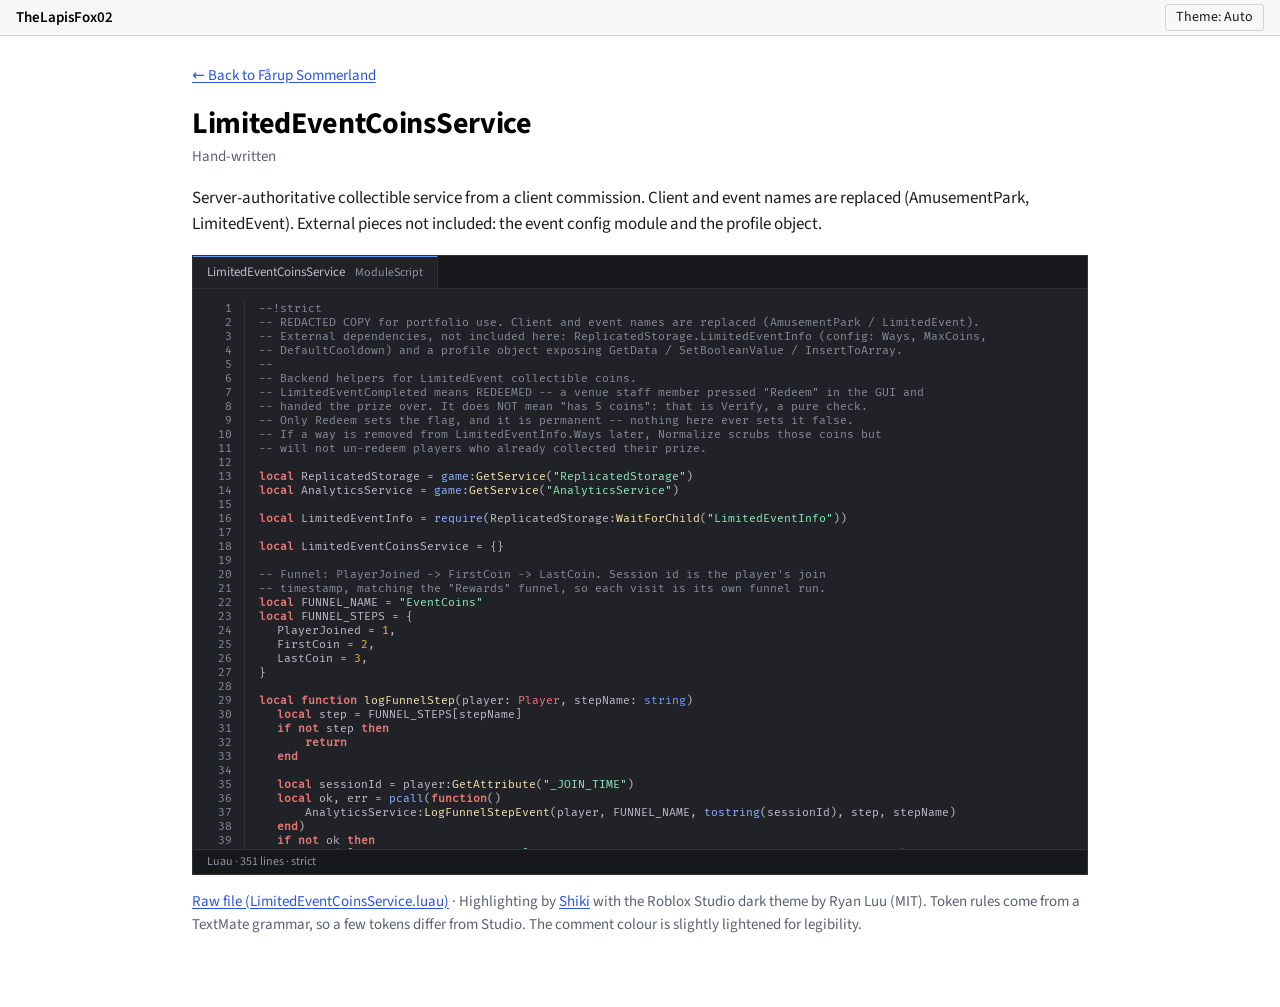
<file: code/limited-event-coins.html>
<!doctype html>
<html lang="en">
<head>
  <meta charset="utf-8">
  <meta name="viewport" content="width=device-width, initial-scale=1">
  <meta name="color-scheme" content="dark light">
  <title>LimitedEventCoinsService | TheLapisFox02</title>
  <link rel="stylesheet" href="../fonts.css">
  <link rel="stylesheet" href="../code.css">
  <link rel="stylesheet" href="../studio.css">
  <script src="../theme.js"></script>
</head>
<body class="codepage">
<div class="titlebar">
  <span class="app">TheLapisFox02</span>
  <button class="themebtn" type="button" hidden>Theme: Auto</button>
</div>
<main class="col">
  <p class="back"><a href="../projects/amusementpark/#code-sample">&larr; Back to Fårup Sommerland</a></p>
  <h1>LimitedEventCoinsService</h1>
  <p class="meta"><span class="hand">Hand-written</span></p>
  <p>Server-authoritative collectible service from a client commission. Client and event names are replaced (AmusementPark, LimitedEvent). External pieces not included: the event config module and the profile object.</p>
  <div class="ide">
  <div class="ide-tabs"><span class="ide-tab">LimitedEventCoinsService<small>ModuleScript</small></span></div>
  <pre class="shiki" style="--start:1" tabindex="0"><code><span class="line"><span style="color:#868B9D">--!strict</span></span>
<span class="line"><span style="color:#868B9D">-- REDACTED COPY for portfolio use. Client and event names are replaced (AmusementPark / LimitedEvent).</span></span>
<span class="line"><span style="color:#868B9D">-- External dependencies, not included here: ReplicatedStorage.LimitedEventInfo (config: Ways, MaxCoins,</span></span>
<span class="line"><span style="color:#868B9D">-- DefaultCooldown) and a profile object exposing GetData / SetBooleanValue / InsertToArray.</span></span>
<span class="line"><span style="color:#868B9D">--</span></span>
<span class="line"><span style="color:#868B9D">-- Backend helpers for LimitedEvent collectible coins.</span></span>
<span class="line"><span style="color:#868B9D">-- LimitedEventCompleted means REDEEMED -- a venue staff member pressed "Redeem" in the GUI and</span></span>
<span class="line"><span style="color:#868B9D">-- handed the prize over. It does NOT mean "has 5 coins": that is Verify, a pure check.</span></span>
<span class="line"><span style="color:#868B9D">-- Only Redeem sets the flag, and it is permanent -- nothing here ever sets it false.</span></span>
<span class="line"><span style="color:#868B9D">-- If a way is removed from LimitedEventInfo.Ways later, Normalize scrubs those coins but</span></span>
<span class="line"><span style="color:#868B9D">-- will not un-redeem players who already collected their prize.</span></span>
<span class="line"></span>
<span class="line"><span style="color:#EB7973;font-weight:bold">local</span><span style="color:#BCBEC8"> ReplicatedStorage = </span><span style="color:#8FB4FF">game</span><span style="color:#BCBEC8">:</span><span style="color:#FAE4AA">GetService</span><span style="color:#BCBEC8">(</span><span style="color:#8EE9B6">"ReplicatedStorage"</span><span style="color:#BCBEC8">)</span></span>
<span class="line"><span style="color:#EB7973;font-weight:bold">local</span><span style="color:#BCBEC8"> AnalyticsService = </span><span style="color:#8FB4FF">game</span><span style="color:#BCBEC8">:</span><span style="color:#FAE4AA">GetService</span><span style="color:#BCBEC8">(</span><span style="color:#8EE9B6">"AnalyticsService"</span><span style="color:#BCBEC8">)</span></span>
<span class="line"></span>
<span class="line"><span style="color:#EB7973;font-weight:bold">local</span><span style="color:#BCBEC8"> LimitedEventInfo = </span><span style="color:#8FB4FF">require</span><span style="color:#BCBEC8">(ReplicatedStorage:</span><span style="color:#FAE4AA">WaitForChild</span><span style="color:#BCBEC8">(</span><span style="color:#8EE9B6">"LimitedEventInfo"</span><span style="color:#BCBEC8">))</span></span>
<span class="line"></span>
<span class="line"><span style="color:#EB7973;font-weight:bold">local</span><span style="color:#BCBEC8"> LimitedEventCoinsService = {}</span></span>
<span class="line"></span>
<span class="line"><span style="color:#868B9D">-- Funnel: PlayerJoined -> FirstCoin -> LastCoin. Session id is the player's join</span></span>
<span class="line"><span style="color:#868B9D">-- timestamp, matching the "Rewards" funnel, so each visit is its own funnel run.</span></span>
<span class="line"><span style="color:#EB7973;font-weight:bold">local</span><span style="color:#BCBEC8"> FUNNEL_NAME = </span><span style="color:#8EE9B6">"EventCoins"</span></span>
<span class="line"><span style="color:#EB7973;font-weight:bold">local</span><span style="color:#BCBEC8"> FUNNEL_STEPS = {</span></span>
<span class="line"><span style="color:#BCBEC8">	PlayerJoined = </span><span style="color:#F2BA2A">1</span><span style="color:#BCBEC8">,</span></span>
<span class="line"><span style="color:#BCBEC8">	FirstCoin = </span><span style="color:#F2BA2A">2</span><span style="color:#BCBEC8">,</span></span>
<span class="line"><span style="color:#BCBEC8">	LastCoin = </span><span style="color:#F2BA2A">3</span><span style="color:#BCBEC8">,</span></span>
<span class="line"><span style="color:#BCBEC8">}</span></span>
<span class="line"></span>
<span class="line"><span style="color:#EB7973;font-weight:bold">local</span><span style="color:#EB7973;font-weight:bold"> function</span><span style="color:#FAE4AA"> logFunnelStep</span><span style="color:#BCBEC8">(player:</span><span style="color:#EB7973"> Player</span><span style="color:#BCBEC8">,</span><span style="color:#BCBEC8"> stepName:</span><span style="color:#70A0FF"> string</span><span style="color:#BCBEC8">)</span></span>
<span class="line"><span style="color:#EB7973;font-weight:bold">	local</span><span style="color:#BCBEC8"> step = FUNNEL_STEPS[stepName]</span></span>
<span class="line"><span style="color:#EB7973;font-weight:bold">	if</span><span style="color:#EB7973;font-weight:bold"> not</span><span style="color:#BCBEC8"> step </span><span style="color:#EB7973;font-weight:bold">then</span></span>
<span class="line"><span style="color:#EB7973;font-weight:bold">		return</span></span>
<span class="line"><span style="color:#EB7973;font-weight:bold">	end</span></span>
<span class="line"></span>
<span class="line"><span style="color:#EB7973;font-weight:bold">	local</span><span style="color:#BCBEC8"> sessionId = player:</span><span style="color:#FAE4AA">GetAttribute</span><span style="color:#BCBEC8">(</span><span style="color:#8EE9B6">"_JOIN_TIME"</span><span style="color:#BCBEC8">)</span></span>
<span class="line"><span style="color:#EB7973;font-weight:bold">	local</span><span style="color:#BCBEC8"> ok, err = </span><span style="color:#8FB4FF">pcall</span><span style="color:#BCBEC8">(</span><span style="color:#EB7973;font-weight:bold">function</span><span style="color:#BCBEC8">()</span></span>
<span class="line"><span style="color:#BCBEC8">		AnalyticsService:</span><span style="color:#FAE4AA">LogFunnelStepEvent</span><span style="color:#BCBEC8">(player, FUNNEL_NAME, </span><span style="color:#8FB4FF">tostring</span><span style="color:#BCBEC8">(sessionId), step, stepName)</span></span>
<span class="line"><span style="color:#EB7973;font-weight:bold">	end</span><span style="color:#BCBEC8">)</span></span>
<span class="line"><span style="color:#EB7973;font-weight:bold">	if</span><span style="color:#EB7973;font-weight:bold"> not</span><span style="color:#BCBEC8"> ok </span><span style="color:#EB7973;font-weight:bold">then</span></span>
<span class="line"><span style="color:#8FB4FF">		warn</span><span style="color:#BCBEC8">(</span><span style="color:#8EE9B6">`[LimitedEventCoinsService] > Funnel step </span><span style="color:#BCBEC8">{</span><span style="color:#BCBEC8">stepName</span><span style="color:#BCBEC8">}</span><span style="color:#8EE9B6"> failed for </span><span style="color:#BCBEC8">{</span><span style="color:#BCBEC8">player</span><span style="color:#BCBEC8">}</span><span style="color:#8EE9B6">: </span><span style="color:#BCBEC8">{</span><span style="color:#BCBEC8">err</span><span style="color:#BCBEC8">}</span><span style="color:#8EE9B6">`</span><span style="color:#BCBEC8">)</span></span>
<span class="line"><span style="color:#EB7973;font-weight:bold">	end</span></span>
<span class="line"><span style="color:#EB7973;font-weight:bold">end</span></span>
<span class="line"></span>
<span class="line"><span style="color:#868B9D">-- Step 1. Called once per session from the join callback.</span></span>
<span class="line"><span style="color:#EB7973;font-weight:bold">function</span><span style="color:#FAE4AA"> LimitedEventCoinsService</span><span style="color:#EB7973">.</span><span style="color:#FAE4AA">LogJoinFunnelStep</span><span style="color:#BCBEC8">(player:</span><span style="color:#EB7973"> Player</span><span style="color:#BCBEC8">)</span></span>
<span class="line"><span style="color:#FAE4AA">	logFunnelStep</span><span style="color:#BCBEC8">(player, </span><span style="color:#8EE9B6">"PlayerJoined"</span><span style="color:#BCBEC8">)</span></span>
<span class="line"><span style="color:#EB7973;font-weight:bold">end</span></span>
<span class="line"></span>
<span class="line"><span style="color:#868B9D">-- Collecting the fifth coin is what pays out the cart skin -- redeeming deliberately</span></span>
<span class="line"><span style="color:#868B9D">-- grants nothing, it is only the staff hand-over of the physical prize.</span></span>
<span class="line"><span style="color:#EB7973;font-weight:bold">local</span><span style="color:#BCBEC8"> REWARD_CART_ID = </span><span style="color:#8EE9B6">"LimitedEventCart"</span></span>
<span class="line"></span>
<span class="line"><span style="color:#EB7973;font-weight:bold">local</span><span style="color:#EB7973;font-weight:bold"> function</span><span style="color:#FAE4AA"> parseCoin</span><span style="color:#BCBEC8">(value:</span><span style="color:#70A0FF"> any</span><span style="color:#BCBEC8">): (</span><span style="color:#70A0FF">string</span><span style="color:#BCBEC8">?, </span><span style="color:#70A0FF">number</span><span style="color:#BCBEC8">?)</span></span>
<span class="line"><span style="color:#EB7973;font-weight:bold">	if</span><span style="color:#8FB4FF"> type</span><span style="color:#BCBEC8">(value) ~= </span><span style="color:#8EE9B6">"string"</span><span style="color:#EB7973;font-weight:bold"> then</span></span>
<span class="line"><span style="color:#EB7973;font-weight:bold">		return</span><span style="color:#F2BA2A;font-weight:bold"> nil</span><span style="color:#BCBEC8">, </span><span style="color:#F2BA2A;font-weight:bold">nil</span></span>
<span class="line"><span style="color:#EB7973;font-weight:bold">	end</span></span>
<span class="line"></span>
<span class="line"><span style="color:#EB7973;font-weight:bold">	local</span><span style="color:#BCBEC8"> way, timestamp = value:</span><span style="color:#FAE4AA">match</span><span style="color:#BCBEC8">(</span><span style="color:#8EE9B6">"^(.+)_(%d+)$"</span><span style="color:#BCBEC8">)</span></span>
<span class="line"><span style="color:#EB7973;font-weight:bold">	if</span><span style="color:#EB7973;font-weight:bold"> not</span><span style="color:#BCBEC8"> way </span><span style="color:#EB7973;font-weight:bold">or</span><span style="color:#EB7973;font-weight:bold"> not</span><span style="color:#BCBEC8"> timestamp </span><span style="color:#EB7973;font-weight:bold">then</span></span>
<span class="line"><span style="color:#EB7973;font-weight:bold">		return</span><span style="color:#F2BA2A;font-weight:bold"> nil</span><span style="color:#BCBEC8">, </span><span style="color:#F2BA2A;font-weight:bold">nil</span></span>
<span class="line"><span style="color:#EB7973;font-weight:bold">	end</span></span>
<span class="line"></span>
<span class="line"><span style="color:#EB7973;font-weight:bold">	if</span><span style="color:#EB7973;font-weight:bold"> not</span><span style="color:#BCBEC8"> LimitedEventInfo.</span><span style="color:#70A0FF">Ways</span><span style="color:#BCBEC8">[way] </span><span style="color:#EB7973;font-weight:bold">then</span></span>
<span class="line"><span style="color:#EB7973;font-weight:bold">		return</span><span style="color:#F2BA2A;font-weight:bold"> nil</span><span style="color:#BCBEC8">, </span><span style="color:#F2BA2A;font-weight:bold">nil</span></span>
<span class="line"><span style="color:#EB7973;font-weight:bold">	end</span></span>
<span class="line"></span>
<span class="line"><span style="color:#EB7973;font-weight:bold">	return</span><span style="color:#BCBEC8"> way, </span><span style="color:#8FB4FF">tonumber</span><span style="color:#BCBEC8">(timestamp)</span></span>
<span class="line"><span style="color:#EB7973;font-weight:bold">end</span></span>
<span class="line"></span>
<span class="line"><span style="color:#EB7973;font-weight:bold">local</span><span style="color:#EB7973;font-weight:bold"> function</span><span style="color:#FAE4AA"> isValidCoin</span><span style="color:#BCBEC8">(value:</span><span style="color:#70A0FF"> any</span><span style="color:#BCBEC8">): </span><span style="color:#70A0FF">boolean</span></span>
<span class="line"><span style="color:#EB7973;font-weight:bold">	local</span><span style="color:#BCBEC8"> way, timestamp = </span><span style="color:#FAE4AA">parseCoin</span><span style="color:#BCBEC8">(value)</span></span>
<span class="line"><span style="color:#EB7973;font-weight:bold">	return</span><span style="color:#BCBEC8"> way ~= </span><span style="color:#F2BA2A;font-weight:bold">nil</span><span style="color:#EB7973;font-weight:bold"> and</span><span style="color:#BCBEC8"> timestamp ~= </span><span style="color:#F2BA2A;font-weight:bold">nil</span></span>
<span class="line"><span style="color:#EB7973;font-weight:bold">end</span></span>
<span class="line"></span>
<span class="line"><span style="color:#EB7973;font-weight:bold">local</span><span style="color:#EB7973;font-weight:bold"> function</span><span style="color:#FAE4AA"> getCooldownRemainingFromCoins</span><span style="color:#BCBEC8">(coins,</span><span style="color:#BCBEC8"> way:</span><span style="color:#70A0FF"> string</span><span style="color:#BCBEC8">): </span><span style="color:#70A0FF">number</span></span>
<span class="line"><span style="color:#EB7973;font-weight:bold">	local</span><span style="color:#BCBEC8"> latest = </span><span style="color:#F2BA2A;font-weight:bold">nil</span></span>
<span class="line"><span style="color:#EB7973;font-weight:bold">	for</span><span style="color:#BCBEC8"> i = </span><span style="color:#F2BA2A">1</span><span style="color:#BCBEC8">, LimitedEventInfo.</span><span style="color:#70A0FF">MaxCoins</span><span style="color:#EB7973;font-weight:bold"> do</span></span>
<span class="line"><span style="color:#EB7973;font-weight:bold">		local</span><span style="color:#BCBEC8"> slotWay, timestamp = </span><span style="color:#FAE4AA">parseCoin</span><span style="color:#BCBEC8">(coins[i])</span></span>
<span class="line"><span style="color:#EB7973;font-weight:bold">		if</span><span style="color:#BCBEC8"> slotWay == way </span><span style="color:#EB7973;font-weight:bold">and</span><span style="color:#BCBEC8"> timestamp </span><span style="color:#EB7973;font-weight:bold">and</span><span style="color:#BCBEC8"> (</span><span style="color:#EB7973;font-weight:bold">not</span><span style="color:#BCBEC8"> latest </span><span style="color:#EB7973;font-weight:bold">or</span><span style="color:#BCBEC8"> timestamp > latest) </span><span style="color:#EB7973;font-weight:bold">then</span></span>
<span class="line"><span style="color:#BCBEC8">			latest = timestamp</span></span>
<span class="line"><span style="color:#EB7973;font-weight:bold">		end</span></span>
<span class="line"><span style="color:#EB7973;font-weight:bold">	end</span></span>
<span class="line"></span>
<span class="line"><span style="color:#EB7973;font-weight:bold">	if</span><span style="color:#EB7973;font-weight:bold"> not</span><span style="color:#BCBEC8"> latest </span><span style="color:#EB7973;font-weight:bold">then</span></span>
<span class="line"><span style="color:#EB7973;font-weight:bold">		return</span><span style="color:#F2BA2A"> 0</span></span>
<span class="line"><span style="color:#EB7973;font-weight:bold">	end</span></span>
<span class="line"></span>
<span class="line"><span style="color:#EB7973;font-weight:bold">	local</span><span style="color:#BCBEC8"> cooldown = LimitedEventInfo.</span><span style="color:#70A0FF">Ways</span><span style="color:#BCBEC8">[way].</span><span style="color:#70A0FF">Cooldown</span><span style="color:#EB7973;font-weight:bold"> or</span><span style="color:#BCBEC8"> LimitedEventInfo.</span><span style="color:#70A0FF">DefaultCooldown</span></span>
<span class="line"><span style="color:#EB7973;font-weight:bold">	local</span><span style="color:#BCBEC8"> elapsed = </span><span style="color:#8FB4FF">os.time</span><span style="color:#BCBEC8">() - latest</span></span>
<span class="line"><span style="color:#EB7973;font-weight:bold">	if</span><span style="color:#BCBEC8"> elapsed >= cooldown </span><span style="color:#EB7973;font-weight:bold">then</span></span>
<span class="line"><span style="color:#EB7973;font-weight:bold">		return</span><span style="color:#F2BA2A"> 0</span></span>
<span class="line"><span style="color:#EB7973;font-weight:bold">	end</span></span>
<span class="line"></span>
<span class="line"><span style="color:#EB7973;font-weight:bold">	return</span><span style="color:#BCBEC8"> cooldown - elapsed</span></span>
<span class="line"><span style="color:#EB7973;font-weight:bold">end</span></span>
<span class="line"></span>
<span class="line"><span style="color:#EB7973;font-weight:bold">function</span><span style="color:#FAE4AA"> LimitedEventCoinsService</span><span style="color:#EB7973">.</span><span style="color:#FAE4AA">Normalize</span><span style="color:#BCBEC8">(profile)</span></span>
<span class="line"><span style="color:#EB7973;font-weight:bold">	local</span><span style="color:#BCBEC8"> data = profile:</span><span style="color:#FAE4AA">GetData</span><span style="color:#BCBEC8">()</span></span>
<span class="line"><span style="color:#EB7973;font-weight:bold">	local</span><span style="color:#BCBEC8"> coins = data.</span><span style="color:#70A0FF">LimitedEventCoins</span></span>
<span class="line"><span style="color:#EB7973;font-weight:bold">	if</span><span style="color:#8FB4FF"> type</span><span style="color:#BCBEC8">(coins) ~= </span><span style="color:#8EE9B6">"table"</span><span style="color:#EB7973;font-weight:bold"> then</span></span>
<span class="line"><span style="color:#BCBEC8">		coins = {}</span></span>
<span class="line"><span style="color:#EB7973;font-weight:bold">	end</span></span>
<span class="line"></span>
<span class="line"><span style="color:#EB7973;font-weight:bold">	local</span><span style="color:#BCBEC8"> rebuilt = {}</span></span>
<span class="line"><span style="color:#EB7973;font-weight:bold">	for</span><span style="color:#BCBEC8"> i = </span><span style="color:#F2BA2A">1</span><span style="color:#BCBEC8">, LimitedEventInfo.</span><span style="color:#70A0FF">MaxCoins</span><span style="color:#EB7973;font-weight:bold"> do</span></span>
<span class="line"><span style="color:#EB7973;font-weight:bold">		local</span><span style="color:#BCBEC8"> value = coins[i]</span></span>
<span class="line"><span style="color:#EB7973;font-weight:bold">		if</span><span style="color:#BCBEC8"> value == </span><span style="color:#F2BA2A;font-weight:bold">nil</span><span style="color:#EB7973;font-weight:bold"> then</span></span>
<span class="line"><span style="color:#BCBEC8">			value = coins[</span><span style="color:#8FB4FF">tostring</span><span style="color:#BCBEC8">(i)]</span></span>
<span class="line"><span style="color:#EB7973;font-weight:bold">		end</span></span>
<span class="line"></span>
<span class="line"><span style="color:#EB7973;font-weight:bold">		if</span><span style="color:#FAE4AA"> isValidCoin</span><span style="color:#BCBEC8">(value) </span><span style="color:#EB7973;font-weight:bold">then</span></span>
<span class="line"><span style="color:#BCBEC8">			rebuilt[i] = value</span></span>
<span class="line"><span style="color:#EB7973;font-weight:bold">		else</span></span>
<span class="line"><span style="color:#BCBEC8">			rebuilt[i] = </span><span style="color:#F2BA2A;font-weight:bold">false</span></span>
<span class="line"><span style="color:#EB7973;font-weight:bold">		end</span></span>
<span class="line"><span style="color:#EB7973;font-weight:bold">	end</span></span>
<span class="line"></span>
<span class="line"><span style="color:#BCBEC8">	data.</span><span style="color:#70A0FF">LimitedEventCoins</span><span style="color:#BCBEC8"> = rebuilt</span></span>
<span class="line"><span style="color:#EB7973;font-weight:bold">	return</span><span style="color:#BCBEC8"> rebuilt</span></span>
<span class="line"><span style="color:#EB7973;font-weight:bold">end</span></span>
<span class="line"></span>
<span class="line"><span style="color:#EB7973;font-weight:bold">function</span><span style="color:#FAE4AA"> LimitedEventCoinsService</span><span style="color:#EB7973">.</span><span style="color:#FAE4AA">GetCoins</span><span style="color:#BCBEC8">(profile)</span></span>
<span class="line"><span style="color:#EB7973;font-weight:bold">	local</span><span style="color:#BCBEC8"> coins = LimitedEventCoinsService.</span><span style="color:#FAE4AA">Normalize</span><span style="color:#BCBEC8">(profile)</span></span>
<span class="line"><span style="color:#EB7973;font-weight:bold">	local</span><span style="color:#BCBEC8"> copy = {}</span></span>
<span class="line"><span style="color:#EB7973;font-weight:bold">	for</span><span style="color:#BCBEC8"> i = </span><span style="color:#F2BA2A">1</span><span style="color:#BCBEC8">, LimitedEventInfo.</span><span style="color:#70A0FF">MaxCoins</span><span style="color:#EB7973;font-weight:bold"> do</span></span>
<span class="line"><span style="color:#BCBEC8">		copy[i] = coins[i]</span></span>
<span class="line"><span style="color:#EB7973;font-weight:bold">	end</span></span>
<span class="line"><span style="color:#EB7973;font-weight:bold">	return</span><span style="color:#BCBEC8"> copy</span></span>
<span class="line"><span style="color:#EB7973;font-weight:bold">end</span></span>
<span class="line"></span>
<span class="line"><span style="color:#EB7973;font-weight:bold">function</span><span style="color:#FAE4AA"> LimitedEventCoinsService</span><span style="color:#EB7973">.</span><span style="color:#FAE4AA">CountCoins</span><span style="color:#BCBEC8">(profile): </span><span style="color:#70A0FF">number</span></span>
<span class="line"><span style="color:#EB7973;font-weight:bold">	local</span><span style="color:#BCBEC8"> coins = LimitedEventCoinsService.</span><span style="color:#FAE4AA">Normalize</span><span style="color:#BCBEC8">(profile)</span></span>
<span class="line"><span style="color:#EB7973;font-weight:bold">	local</span><span style="color:#BCBEC8"> count = </span><span style="color:#F2BA2A">0</span></span>
<span class="line"><span style="color:#EB7973;font-weight:bold">	for</span><span style="color:#BCBEC8"> i = </span><span style="color:#F2BA2A">1</span><span style="color:#BCBEC8">, LimitedEventInfo.</span><span style="color:#70A0FF">MaxCoins</span><span style="color:#EB7973;font-weight:bold"> do</span></span>
<span class="line"><span style="color:#EB7973;font-weight:bold">		if</span><span style="color:#8FB4FF"> type</span><span style="color:#BCBEC8">(coins[i]) == </span><span style="color:#8EE9B6">"string"</span><span style="color:#EB7973;font-weight:bold"> then</span></span>
<span class="line"><span style="color:#BCBEC8">			count += </span><span style="color:#F2BA2A">1</span></span>
<span class="line"><span style="color:#EB7973;font-weight:bold">		end</span></span>
<span class="line"><span style="color:#EB7973;font-weight:bold">	end</span></span>
<span class="line"><span style="color:#EB7973;font-weight:bold">	return</span><span style="color:#BCBEC8"> count</span></span>
<span class="line"><span style="color:#EB7973;font-weight:bold">end</span></span>
<span class="line"></span>
<span class="line"><span style="color:#EB7973;font-weight:bold">function</span><span style="color:#FAE4AA"> LimitedEventCoinsService</span><span style="color:#EB7973">.</span><span style="color:#FAE4AA">IsCompleted</span><span style="color:#BCBEC8">(profile): </span><span style="color:#70A0FF">boolean</span></span>
<span class="line"><span style="color:#EB7973;font-weight:bold">	local</span><span style="color:#BCBEC8"> data = profile:</span><span style="color:#FAE4AA">GetData</span><span style="color:#BCBEC8">()</span></span>
<span class="line"><span style="color:#BCBEC8">	LimitedEventCoinsService.</span><span style="color:#FAE4AA">Normalize</span><span style="color:#BCBEC8">(profile)</span></span>
<span class="line"><span style="color:#EB7973;font-weight:bold">	return</span><span style="color:#BCBEC8"> data.</span><span style="color:#70A0FF">LimitedEventCompleted</span><span style="color:#BCBEC8"> == </span><span style="color:#F2BA2A;font-weight:bold">true</span></span>
<span class="line"><span style="color:#EB7973;font-weight:bold">end</span></span>
<span class="line"></span>
<span class="line"><span style="color:#EB7973;font-weight:bold">function</span><span style="color:#FAE4AA"> LimitedEventCoinsService</span><span style="color:#EB7973">.</span><span style="color:#FAE4AA">GetCooldownRemaining</span><span style="color:#BCBEC8">(profile,</span><span style="color:#BCBEC8"> way:</span><span style="color:#70A0FF"> string</span><span style="color:#BCBEC8">): </span><span style="color:#70A0FF">number</span></span>
<span class="line"><span style="color:#EB7973;font-weight:bold">	local</span><span style="color:#BCBEC8"> coins = LimitedEventCoinsService.</span><span style="color:#FAE4AA">Normalize</span><span style="color:#BCBEC8">(profile)</span></span>
<span class="line"><span style="color:#EB7973;font-weight:bold">	if</span><span style="color:#8FB4FF"> type</span><span style="color:#BCBEC8">(way) ~= </span><span style="color:#8EE9B6">"string"</span><span style="color:#EB7973;font-weight:bold"> or</span><span style="color:#EB7973;font-weight:bold"> not</span><span style="color:#BCBEC8"> LimitedEventInfo.</span><span style="color:#70A0FF">Ways</span><span style="color:#BCBEC8">[way] </span><span style="color:#EB7973;font-weight:bold">then</span></span>
<span class="line"><span style="color:#EB7973;font-weight:bold">		return</span><span style="color:#F2BA2A"> 0</span></span>
<span class="line"><span style="color:#EB7973;font-weight:bold">	end</span></span>
<span class="line"></span>
<span class="line"><span style="color:#EB7973;font-weight:bold">	return</span><span style="color:#FAE4AA"> getCooldownRemainingFromCoins</span><span style="color:#BCBEC8">(coins, way)</span></span>
<span class="line"><span style="color:#EB7973;font-weight:bold">end</span></span>
<span class="line"></span>
<span class="line"><span style="color:#EB7973;font-weight:bold">function</span><span style="color:#FAE4AA"> LimitedEventCoinsService</span><span style="color:#EB7973">.</span><span style="color:#FAE4AA">CanAddCoin</span><span style="color:#BCBEC8">(profile,</span><span style="color:#BCBEC8"> way:</span><span style="color:#70A0FF"> string</span><span style="color:#BCBEC8">): (</span><span style="color:#70A0FF">boolean</span><span style="color:#BCBEC8">, </span><span style="color:#70A0FF">string</span><span style="color:#BCBEC8">?)</span></span>
<span class="line"><span style="color:#EB7973;font-weight:bold">	local</span><span style="color:#BCBEC8"> coins = LimitedEventCoinsService.</span><span style="color:#FAE4AA">Normalize</span><span style="color:#BCBEC8">(profile)</span></span>
<span class="line"><span style="color:#EB7973;font-weight:bold">	if</span><span style="color:#8FB4FF"> type</span><span style="color:#BCBEC8">(way) ~= </span><span style="color:#8EE9B6">"string"</span><span style="color:#EB7973;font-weight:bold"> or</span><span style="color:#EB7973;font-weight:bold"> not</span><span style="color:#BCBEC8"> LimitedEventInfo.</span><span style="color:#70A0FF">Ways</span><span style="color:#BCBEC8">[way] </span><span style="color:#EB7973;font-weight:bold">then</span></span>
<span class="line"><span style="color:#EB7973;font-weight:bold">		return</span><span style="color:#F2BA2A;font-weight:bold"> false</span><span style="color:#BCBEC8">, </span><span style="color:#8EE9B6">"INVALID_WAY"</span></span>
<span class="line"><span style="color:#EB7973;font-weight:bold">	end</span></span>
<span class="line"></span>
<span class="line"><span style="color:#EB7973;font-weight:bold">	local</span><span style="color:#BCBEC8"> hasEmptySlot = </span><span style="color:#F2BA2A;font-weight:bold">false</span></span>
<span class="line"><span style="color:#EB7973;font-weight:bold">	for</span><span style="color:#BCBEC8"> i = </span><span style="color:#F2BA2A">1</span><span style="color:#BCBEC8">, LimitedEventInfo.</span><span style="color:#70A0FF">MaxCoins</span><span style="color:#EB7973;font-weight:bold"> do</span></span>
<span class="line"><span style="color:#EB7973;font-weight:bold">		if</span><span style="color:#BCBEC8"> coins[i] == </span><span style="color:#F2BA2A;font-weight:bold">false</span><span style="color:#EB7973;font-weight:bold"> then</span></span>
<span class="line"><span style="color:#BCBEC8">			hasEmptySlot = </span><span style="color:#F2BA2A;font-weight:bold">true</span></span>
<span class="line"><span style="color:#EB7973;font-weight:bold">			break</span></span>
<span class="line"><span style="color:#EB7973;font-weight:bold">		end</span></span>
<span class="line"><span style="color:#EB7973;font-weight:bold">	end</span></span>
<span class="line"></span>
<span class="line"><span style="color:#EB7973;font-weight:bold">	if</span><span style="color:#EB7973;font-weight:bold"> not</span><span style="color:#BCBEC8"> hasEmptySlot </span><span style="color:#EB7973;font-weight:bold">then</span></span>
<span class="line"><span style="color:#EB7973;font-weight:bold">		return</span><span style="color:#F2BA2A;font-weight:bold"> false</span><span style="color:#BCBEC8">, </span><span style="color:#8EE9B6">"FULL"</span></span>
<span class="line"><span style="color:#EB7973;font-weight:bold">	end</span></span>
<span class="line"></span>
<span class="line"><span style="color:#EB7973;font-weight:bold">	if</span><span style="color:#FAE4AA"> getCooldownRemainingFromCoins</span><span style="color:#BCBEC8">(coins, way) > </span><span style="color:#F2BA2A">0</span><span style="color:#EB7973;font-weight:bold"> then</span></span>
<span class="line"><span style="color:#EB7973;font-weight:bold">		return</span><span style="color:#F2BA2A;font-weight:bold"> false</span><span style="color:#BCBEC8">, </span><span style="color:#8EE9B6">"COOLDOWN"</span></span>
<span class="line"><span style="color:#EB7973;font-weight:bold">	end</span></span>
<span class="line"></span>
<span class="line"><span style="color:#EB7973;font-weight:bold">	return</span><span style="color:#F2BA2A;font-weight:bold"> true</span></span>
<span class="line"><span style="color:#EB7973;font-weight:bold">end</span></span>
<span class="line"></span>
<span class="line"><span style="color:#EB7973;font-weight:bold">function</span><span style="color:#FAE4AA"> LimitedEventCoinsService</span><span style="color:#EB7973">.</span><span style="color:#FAE4AA">AddCoin</span><span style="color:#BCBEC8">(profile,</span><span style="color:#BCBEC8"> way:</span><span style="color:#70A0FF"> string</span><span style="color:#BCBEC8">): (</span><span style="color:#70A0FF">boolean</span><span style="color:#BCBEC8">, </span><span style="color:#70A0FF">any</span><span style="color:#BCBEC8">, </span><span style="color:#70A0FF">number</span><span style="color:#BCBEC8">?)</span></span>
<span class="line"><span style="color:#EB7973;font-weight:bold">	local</span><span style="color:#BCBEC8"> coins = LimitedEventCoinsService.</span><span style="color:#FAE4AA">Normalize</span><span style="color:#BCBEC8">(profile)</span></span>
<span class="line"><span style="color:#EB7973;font-weight:bold">	if</span><span style="color:#8FB4FF"> type</span><span style="color:#BCBEC8">(way) ~= </span><span style="color:#8EE9B6">"string"</span><span style="color:#EB7973;font-weight:bold"> or</span><span style="color:#EB7973;font-weight:bold"> not</span><span style="color:#BCBEC8"> LimitedEventInfo.</span><span style="color:#70A0FF">Ways</span><span style="color:#BCBEC8">[way] </span><span style="color:#EB7973;font-weight:bold">then</span></span>
<span class="line"><span style="color:#EB7973;font-weight:bold">		return</span><span style="color:#F2BA2A;font-weight:bold"> false</span><span style="color:#BCBEC8">, </span><span style="color:#8EE9B6">"INVALID_WAY"</span></span>
<span class="line"><span style="color:#EB7973;font-weight:bold">	end</span></span>
<span class="line"></span>
<span class="line"><span style="color:#EB7973;font-weight:bold">	local</span><span style="color:#BCBEC8"> emptyIndex = </span><span style="color:#F2BA2A;font-weight:bold">nil</span></span>
<span class="line"><span style="color:#EB7973;font-weight:bold">	for</span><span style="color:#BCBEC8"> i = </span><span style="color:#F2BA2A">1</span><span style="color:#BCBEC8">, LimitedEventInfo.</span><span style="color:#70A0FF">MaxCoins</span><span style="color:#EB7973;font-weight:bold"> do</span></span>
<span class="line"><span style="color:#EB7973;font-weight:bold">		if</span><span style="color:#BCBEC8"> coins[i] == </span><span style="color:#F2BA2A;font-weight:bold">false</span><span style="color:#EB7973;font-weight:bold"> then</span></span>
<span class="line"><span style="color:#BCBEC8">			emptyIndex = i</span></span>
<span class="line"><span style="color:#EB7973;font-weight:bold">			break</span></span>
<span class="line"><span style="color:#EB7973;font-weight:bold">		end</span></span>
<span class="line"><span style="color:#EB7973;font-weight:bold">	end</span></span>
<span class="line"></span>
<span class="line"><span style="color:#EB7973;font-weight:bold">	if</span><span style="color:#EB7973;font-weight:bold"> not</span><span style="color:#BCBEC8"> emptyIndex </span><span style="color:#EB7973;font-weight:bold">then</span></span>
<span class="line"><span style="color:#EB7973;font-weight:bold">		return</span><span style="color:#F2BA2A;font-weight:bold"> false</span><span style="color:#BCBEC8">, </span><span style="color:#8EE9B6">"FULL"</span></span>
<span class="line"><span style="color:#EB7973;font-weight:bold">	end</span></span>
<span class="line"></span>
<span class="line"><span style="color:#EB7973;font-weight:bold">	local</span><span style="color:#BCBEC8"> remaining = </span><span style="color:#FAE4AA">getCooldownRemainingFromCoins</span><span style="color:#BCBEC8">(coins, way)</span></span>
<span class="line"><span style="color:#EB7973;font-weight:bold">	if</span><span style="color:#BCBEC8"> remaining > </span><span style="color:#F2BA2A">0</span><span style="color:#EB7973;font-weight:bold"> then</span></span>
<span class="line"><span style="color:#EB7973;font-weight:bold">		return</span><span style="color:#F2BA2A;font-weight:bold"> false</span><span style="color:#BCBEC8">, </span><span style="color:#8EE9B6">"COOLDOWN"</span><span style="color:#BCBEC8">, remaining</span></span>
<span class="line"><span style="color:#EB7973;font-weight:bold">	end</span></span>
<span class="line"></span>
<span class="line"><span style="color:#BCBEC8">	coins[emptyIndex] = way .. </span><span style="color:#8EE9B6">"_"</span><span style="color:#BCBEC8"> .. </span><span style="color:#8FB4FF">os.time</span><span style="color:#BCBEC8">()</span></span>
<span class="line"><span style="color:#EB7973;font-weight:bold">	return</span><span style="color:#F2BA2A;font-weight:bold"> true</span><span style="color:#BCBEC8">, emptyIndex</span></span>
<span class="line"><span style="color:#EB7973;font-weight:bold">end</span></span>
<span class="line"></span>
<span class="line"><span style="color:#EB7973;font-weight:bold">function</span><span style="color:#FAE4AA"> LimitedEventCoinsService</span><span style="color:#EB7973">.</span><span style="color:#FAE4AA">RemoveCoin</span><span style="color:#BCBEC8">(profile,</span><span style="color:#BCBEC8"> target:</span><span style="color:#70A0FF"> any</span><span style="color:#BCBEC8">): (</span><span style="color:#70A0FF">boolean</span><span style="color:#BCBEC8">, </span><span style="color:#70A0FF">any</span><span style="color:#BCBEC8">, </span><span style="color:#70A0FF">any</span><span style="color:#BCBEC8">?)</span></span>
<span class="line"><span style="color:#EB7973;font-weight:bold">	local</span><span style="color:#BCBEC8"> coins = LimitedEventCoinsService.</span><span style="color:#FAE4AA">Normalize</span><span style="color:#BCBEC8">(profile)</span></span>
<span class="line"><span style="color:#EB7973;font-weight:bold">	local</span><span style="color:#BCBEC8"> index = </span><span style="color:#F2BA2A;font-weight:bold">nil</span></span>
<span class="line"></span>
<span class="line"><span style="color:#EB7973;font-weight:bold">	if</span><span style="color:#8FB4FF"> type</span><span style="color:#BCBEC8">(target) == </span><span style="color:#8EE9B6">"number"</span><span style="color:#EB7973;font-weight:bold"> then</span></span>
<span class="line"><span style="color:#EB7973;font-weight:bold">		if</span><span style="color:#BCBEC8"> target % </span><span style="color:#F2BA2A">1</span><span style="color:#BCBEC8"> ~= </span><span style="color:#F2BA2A">0</span><span style="color:#EB7973;font-weight:bold"> or</span><span style="color:#BCBEC8"> target &#x3C; </span><span style="color:#F2BA2A">1</span><span style="color:#EB7973;font-weight:bold"> or</span><span style="color:#BCBEC8"> target > LimitedEventInfo.</span><span style="color:#70A0FF">MaxCoins</span><span style="color:#EB7973;font-weight:bold"> then</span></span>
<span class="line"><span style="color:#EB7973;font-weight:bold">			return</span><span style="color:#F2BA2A;font-weight:bold"> false</span><span style="color:#BCBEC8">, </span><span style="color:#8EE9B6">"OUT_OF_RANGE"</span></span>
<span class="line"><span style="color:#EB7973;font-weight:bold">		end</span></span>
<span class="line"></span>
<span class="line"><span style="color:#EB7973;font-weight:bold">		if</span><span style="color:#8FB4FF"> type</span><span style="color:#BCBEC8">(coins[target]) ~= </span><span style="color:#8EE9B6">"string"</span><span style="color:#EB7973;font-weight:bold"> then</span></span>
<span class="line"><span style="color:#EB7973;font-weight:bold">			return</span><span style="color:#F2BA2A;font-weight:bold"> false</span><span style="color:#BCBEC8">, </span><span style="color:#8EE9B6">"EMPTY"</span></span>
<span class="line"><span style="color:#EB7973;font-weight:bold">		end</span></span>
<span class="line"></span>
<span class="line"><span style="color:#BCBEC8">		index = target</span></span>
<span class="line"><span style="color:#EB7973;font-weight:bold">	elseif</span><span style="color:#8FB4FF"> type</span><span style="color:#BCBEC8">(target) == </span><span style="color:#8EE9B6">"string"</span><span style="color:#EB7973;font-weight:bold"> then</span></span>
<span class="line"><span style="color:#EB7973;font-weight:bold">		for</span><span style="color:#BCBEC8"> i = </span><span style="color:#F2BA2A">1</span><span style="color:#BCBEC8">, LimitedEventInfo.</span><span style="color:#70A0FF">MaxCoins</span><span style="color:#EB7973;font-weight:bold"> do</span></span>
<span class="line"><span style="color:#EB7973;font-weight:bold">			if</span><span style="color:#BCBEC8"> coins[i] == target </span><span style="color:#EB7973;font-weight:bold">then</span></span>
<span class="line"><span style="color:#BCBEC8">				index = i</span></span>
<span class="line"><span style="color:#EB7973;font-weight:bold">				break</span></span>
<span class="line"><span style="color:#EB7973;font-weight:bold">			end</span></span>
<span class="line"><span style="color:#EB7973;font-weight:bold">		end</span></span>
<span class="line"></span>
<span class="line"><span style="color:#EB7973;font-weight:bold">		if</span><span style="color:#EB7973;font-weight:bold"> not</span><span style="color:#BCBEC8"> index </span><span style="color:#EB7973;font-weight:bold">then</span></span>
<span class="line"><span style="color:#EB7973;font-weight:bold">			local</span><span style="color:#BCBEC8"> latest = </span><span style="color:#F2BA2A;font-weight:bold">nil</span></span>
<span class="line"><span style="color:#EB7973;font-weight:bold">			for</span><span style="color:#BCBEC8"> i = </span><span style="color:#F2BA2A">1</span><span style="color:#BCBEC8">, LimitedEventInfo.</span><span style="color:#70A0FF">MaxCoins</span><span style="color:#EB7973;font-weight:bold"> do</span></span>
<span class="line"><span style="color:#EB7973;font-weight:bold">				local</span><span style="color:#BCBEC8"> way, timestamp = </span><span style="color:#FAE4AA">parseCoin</span><span style="color:#BCBEC8">(coins[i])</span></span>
<span class="line"><span style="color:#EB7973;font-weight:bold">				if</span><span style="color:#BCBEC8"> way == target </span><span style="color:#EB7973;font-weight:bold">and</span><span style="color:#BCBEC8"> timestamp </span><span style="color:#EB7973;font-weight:bold">and</span><span style="color:#BCBEC8"> (</span><span style="color:#EB7973;font-weight:bold">not</span><span style="color:#BCBEC8"> latest </span><span style="color:#EB7973;font-weight:bold">or</span><span style="color:#BCBEC8"> timestamp > latest) </span><span style="color:#EB7973;font-weight:bold">then</span></span>
<span class="line"><span style="color:#BCBEC8">					latest = timestamp</span></span>
<span class="line"><span style="color:#BCBEC8">					index = i</span></span>
<span class="line"><span style="color:#EB7973;font-weight:bold">				end</span></span>
<span class="line"><span style="color:#EB7973;font-weight:bold">			end</span></span>
<span class="line"><span style="color:#EB7973;font-weight:bold">		end</span></span>
<span class="line"></span>
<span class="line"><span style="color:#EB7973;font-weight:bold">		if</span><span style="color:#EB7973;font-weight:bold"> not</span><span style="color:#BCBEC8"> index </span><span style="color:#EB7973;font-weight:bold">then</span></span>
<span class="line"><span style="color:#EB7973;font-weight:bold">			return</span><span style="color:#F2BA2A;font-weight:bold"> false</span><span style="color:#BCBEC8">, </span><span style="color:#8EE9B6">"NOT_FOUND"</span></span>
<span class="line"><span style="color:#EB7973;font-weight:bold">		end</span></span>
<span class="line"><span style="color:#EB7973;font-weight:bold">	else</span></span>
<span class="line"><span style="color:#EB7973;font-weight:bold">		return</span><span style="color:#F2BA2A;font-weight:bold"> false</span><span style="color:#BCBEC8">, </span><span style="color:#8EE9B6">"NOT_FOUND"</span></span>
<span class="line"><span style="color:#EB7973;font-weight:bold">	end</span></span>
<span class="line"></span>
<span class="line"><span style="color:#EB7973;font-weight:bold">	local</span><span style="color:#BCBEC8"> removedValue = coins[index]</span></span>
<span class="line"><span style="color:#BCBEC8">	coins[index] = </span><span style="color:#F2BA2A;font-weight:bold">false</span></span>
<span class="line"><span style="color:#EB7973;font-weight:bold">	return</span><span style="color:#F2BA2A;font-weight:bold"> true</span><span style="color:#BCBEC8">, index, removedValue</span></span>
<span class="line"><span style="color:#EB7973;font-weight:bold">end</span></span>
<span class="line"></span>
<span class="line"><span style="color:#868B9D">-- True when all five slots hold a coin from an accepted way. Does not mutate anything</span></span>
<span class="line"><span style="color:#868B9D">-- beyond Normalize's scrubbing -- this is the gate Redeem checks, not a state change.</span></span>
<span class="line"><span style="color:#EB7973;font-weight:bold">function</span><span style="color:#FAE4AA"> LimitedEventCoinsService</span><span style="color:#EB7973">.</span><span style="color:#FAE4AA">Verify</span><span style="color:#BCBEC8">(profile): </span><span style="color:#70A0FF">boolean</span></span>
<span class="line"><span style="color:#EB7973;font-weight:bold">	local</span><span style="color:#BCBEC8"> coins = LimitedEventCoinsService.</span><span style="color:#FAE4AA">Normalize</span><span style="color:#BCBEC8">(profile)</span></span>
<span class="line"><span style="color:#EB7973;font-weight:bold">	for</span><span style="color:#BCBEC8"> i = </span><span style="color:#F2BA2A">1</span><span style="color:#BCBEC8">, LimitedEventInfo.</span><span style="color:#70A0FF">MaxCoins</span><span style="color:#EB7973;font-weight:bold"> do</span></span>
<span class="line"><span style="color:#EB7973;font-weight:bold">		if</span><span style="color:#EB7973;font-weight:bold"> not</span><span style="color:#FAE4AA"> isValidCoin</span><span style="color:#BCBEC8">(coins[i]) </span><span style="color:#EB7973;font-weight:bold">then</span></span>
<span class="line"><span style="color:#EB7973;font-weight:bold">			return</span><span style="color:#F2BA2A;font-weight:bold"> false</span></span>
<span class="line"><span style="color:#EB7973;font-weight:bold">		end</span></span>
<span class="line"><span style="color:#EB7973;font-weight:bold">	end</span></span>
<span class="line"></span>
<span class="line"><span style="color:#EB7973;font-weight:bold">	return</span><span style="color:#F2BA2A;font-weight:bold"> true</span></span>
<span class="line"><span style="color:#EB7973;font-weight:bold">end</span></span>
<span class="line"></span>
<span class="line"><span style="color:#868B9D">-- Marks the collection as redeemed. Server-authoritative: the client may ask, but the</span></span>
<span class="line"><span style="color:#868B9D">-- five coins are re-checked here, so a forged request from a player who has not</span></span>
<span class="line"><span style="color:#868B9D">-- collected them all is rejected.</span></span>
<span class="line"><span style="color:#EB7973;font-weight:bold">function</span><span style="color:#FAE4AA"> LimitedEventCoinsService</span><span style="color:#EB7973">.</span><span style="color:#FAE4AA">Redeem</span><span style="color:#BCBEC8">(profile): (</span><span style="color:#70A0FF">boolean</span><span style="color:#BCBEC8">, </span><span style="color:#70A0FF">string</span><span style="color:#BCBEC8">?)</span></span>
<span class="line"><span style="color:#EB7973;font-weight:bold">	local</span><span style="color:#BCBEC8"> data = profile:</span><span style="color:#FAE4AA">GetData</span><span style="color:#BCBEC8">()</span></span>
<span class="line"></span>
<span class="line"><span style="color:#EB7973;font-weight:bold">	if</span><span style="color:#BCBEC8"> data.</span><span style="color:#70A0FF">LimitedEventCompleted</span><span style="color:#BCBEC8"> == </span><span style="color:#F2BA2A;font-weight:bold">true</span><span style="color:#EB7973;font-weight:bold"> then</span></span>
<span class="line"><span style="color:#EB7973;font-weight:bold">		return</span><span style="color:#F2BA2A;font-weight:bold"> false</span><span style="color:#BCBEC8">, </span><span style="color:#8EE9B6">"ALREADY_REDEEMED"</span></span>
<span class="line"><span style="color:#EB7973;font-weight:bold">	end</span></span>
<span class="line"></span>
<span class="line"><span style="color:#EB7973;font-weight:bold">	if</span><span style="color:#EB7973;font-weight:bold"> not</span><span style="color:#BCBEC8"> LimitedEventCoinsService.</span><span style="color:#FAE4AA">Verify</span><span style="color:#BCBEC8">(profile) </span><span style="color:#EB7973;font-weight:bold">then</span></span>
<span class="line"><span style="color:#EB7973;font-weight:bold">		return</span><span style="color:#F2BA2A;font-weight:bold"> false</span><span style="color:#BCBEC8">, </span><span style="color:#8EE9B6">"INCOMPLETE"</span></span>
<span class="line"><span style="color:#EB7973;font-weight:bold">	end</span></span>
<span class="line"></span>
<span class="line"><span style="color:#BCBEC8">	profile:</span><span style="color:#FAE4AA">SetBooleanValue</span><span style="color:#BCBEC8">(</span><span style="color:#8EE9B6">"LimitedEventCompleted"</span><span style="color:#BCBEC8">, </span><span style="color:#F2BA2A;font-weight:bold">true</span><span style="color:#BCBEC8">)</span></span>
<span class="line"><span style="color:#EB7973;font-weight:bold">	return</span><span style="color:#F2BA2A;font-weight:bold"> true</span></span>
<span class="line"><span style="color:#EB7973;font-weight:bold">end</span></span>
<span class="line"></span>
<span class="line"><span style="color:#868B9D">-- Mirrors the coin total onto the player so the HUD counter can follow it live without</span></span>
<span class="line"><span style="color:#868B9D">-- polling the RemoteFunction. Call this whenever the count can have changed.</span></span>
<span class="line"><span style="color:#EB7973;font-weight:bold">function</span><span style="color:#FAE4AA"> LimitedEventCoinsService</span><span style="color:#EB7973">.</span><span style="color:#FAE4AA">PublishCount</span><span style="color:#BCBEC8">(player:</span><span style="color:#EB7973"> Player</span><span style="color:#BCBEC8">,</span><span style="color:#BCBEC8"> profile)</span></span>
<span class="line"><span style="color:#BCBEC8">	player:</span><span style="color:#FAE4AA">SetAttribute</span><span style="color:#BCBEC8">(</span><span style="color:#8EE9B6">"LimitedEventCoinCount"</span><span style="color:#BCBEC8">, LimitedEventCoinsService.</span><span style="color:#FAE4AA">CountCoins</span><span style="color:#BCBEC8">(profile))</span></span>
<span class="line"><span style="color:#EB7973;font-weight:bold">end</span></span>
<span class="line"></span>
<span class="line"><span style="color:#868B9D">-- Redeeming is permanent, so this attribute only ever goes false -> true. Published so the</span></span>
<span class="line"><span style="color:#868B9D">-- client can retire the LimitedEvent event props for a player whose prize has been handed over.</span></span>
<span class="line"><span style="color:#868B9D">-- Call it on join and after every successful Redeem.</span></span>
<span class="line"><span style="color:#EB7973;font-weight:bold">function</span><span style="color:#FAE4AA"> LimitedEventCoinsService</span><span style="color:#EB7973">.</span><span style="color:#FAE4AA">PublishCompleted</span><span style="color:#BCBEC8">(player:</span><span style="color:#EB7973"> Player</span><span style="color:#BCBEC8">,</span><span style="color:#BCBEC8"> profile)</span></span>
<span class="line"><span style="color:#BCBEC8">	player:</span><span style="color:#FAE4AA">SetAttribute</span><span style="color:#BCBEC8">(</span><span style="color:#8EE9B6">"LimitedEventCompleted"</span><span style="color:#BCBEC8">, LimitedEventCoinsService.</span><span style="color:#FAE4AA">IsCompleted</span><span style="color:#BCBEC8">(profile))</span></span>
<span class="line"><span style="color:#EB7973;font-weight:bold">end</span></span>
<span class="line"></span>
<span class="line"><span style="color:#868B9D">-- Fired the moment the collection is completed by gaining a coin, so the client can show</span></span>
<span class="line"><span style="color:#868B9D">-- the two completion popups. Granting the cart is idempotent: a player who somehow lands</span></span>
<span class="line"><span style="color:#868B9D">-- here twice does not end up with a duplicate entry in OwnedVehicles.</span></span>
<span class="line"><span style="color:#EB7973;font-weight:bold">local</span><span style="color:#EB7973;font-weight:bold"> function</span><span style="color:#FAE4AA"> grantCompletionReward</span><span style="color:#BCBEC8">(player:</span><span style="color:#EB7973"> Player</span><span style="color:#BCBEC8">,</span><span style="color:#BCBEC8"> profile)</span></span>
<span class="line"><span style="color:#EB7973;font-weight:bold">	local</span><span style="color:#BCBEC8"> owned = profile:</span><span style="color:#FAE4AA">GetData</span><span style="color:#BCBEC8">().</span><span style="color:#70A0FF">OwnedVehicles</span></span>
<span class="line"><span style="color:#EB7973;font-weight:bold">	if</span><span style="color:#8FB4FF"> type</span><span style="color:#BCBEC8">(owned) == </span><span style="color:#8EE9B6">"table"</span><span style="color:#EB7973;font-weight:bold"> and</span><span style="color:#EB7973;font-weight:bold"> not</span><span style="color:#8FB4FF"> table.find</span><span style="color:#BCBEC8">(owned, REWARD_CART_ID) </span><span style="color:#EB7973;font-weight:bold">then</span></span>
<span class="line"><span style="color:#BCBEC8">		profile:</span><span style="color:#FAE4AA">InsertToArray</span><span style="color:#BCBEC8">(</span><span style="color:#8EE9B6">"OwnedVehicles"</span><span style="color:#BCBEC8">, REWARD_CART_ID)</span></span>
<span class="line"><span style="color:#EB7973;font-weight:bold">	end</span></span>
<span class="line"></span>
<span class="line"><span style="color:#EB7973;font-weight:bold">	local</span><span style="color:#BCBEC8"> remotes = ReplicatedStorage:</span><span style="color:#FAE4AA">FindFirstChild</span><span style="color:#BCBEC8">(</span><span style="color:#8EE9B6">"Remotes"</span><span style="color:#BCBEC8">)</span></span>
<span class="line"><span style="color:#EB7973;font-weight:bold">	local</span><span style="color:#BCBEC8"> remote = remotes </span><span style="color:#EB7973;font-weight:bold">and</span><span style="color:#BCBEC8"> remotes:</span><span style="color:#FAE4AA">FindFirstChild</span><span style="color:#BCBEC8">(</span><span style="color:#8EE9B6">"LimitedEventCollectionComplete"</span><span style="color:#BCBEC8">)</span></span>
<span class="line"><span style="color:#EB7973;font-weight:bold">	if</span><span style="color:#BCBEC8"> remote </span><span style="color:#EB7973;font-weight:bold">and</span><span style="color:#BCBEC8"> remote:</span><span style="color:#FAE4AA">IsA</span><span style="color:#BCBEC8">(</span><span style="color:#8EE9B6">"RemoteEvent"</span><span style="color:#BCBEC8">) </span><span style="color:#EB7973;font-weight:bold">then</span></span>
<span class="line"><span style="color:#BCBEC8">		remote:</span><span style="color:#FAE4AA">FireClient</span><span style="color:#BCBEC8">(player, REWARD_CART_ID)</span></span>
<span class="line"><span style="color:#EB7973;font-weight:bold">	else</span></span>
<span class="line"><span style="color:#8FB4FF">		warn</span><span style="color:#BCBEC8">(</span><span style="color:#8EE9B6">"[LimitedEventCoinsService] > Missing ReplicatedStorage.Remotes.LimitedEventCollectionComplete"</span><span style="color:#BCBEC8">)</span></span>
<span class="line"><span style="color:#EB7973;font-weight:bold">	end</span></span>
<span class="line"><span style="color:#EB7973;font-weight:bold">end</span></span>
<span class="line"></span>
<span class="line"><span style="color:#868B9D">-- The single place a coin is granted. Both gain sources (PARKOUR, SURVEY) go through here so</span></span>
<span class="line"><span style="color:#868B9D">-- the analytics event is emitted exactly once per attempt, successful or not.</span></span>
<span class="line"><span style="color:#868B9D">-- Returns the same tuple as AddCoin: (ok, indexOrReason, cooldownRemaining?)</span></span>
<span class="line"><span style="color:#EB7973;font-weight:bold">function</span><span style="color:#FAE4AA"> LimitedEventCoinsService</span><span style="color:#EB7973">.</span><span style="color:#FAE4AA">AwardCoin</span><span style="color:#BCBEC8">(player:</span><span style="color:#EB7973"> Player</span><span style="color:#BCBEC8">,</span><span style="color:#BCBEC8"> profile,</span><span style="color:#BCBEC8"> way:</span><span style="color:#70A0FF"> string</span><span style="color:#BCBEC8">): (</span><span style="color:#70A0FF">boolean</span><span style="color:#BCBEC8">, </span><span style="color:#70A0FF">any</span><span style="color:#BCBEC8">, </span><span style="color:#70A0FF">number</span><span style="color:#BCBEC8">?)</span></span>
<span class="line"><span style="color:#EB7973;font-weight:bold">	local</span><span style="color:#BCBEC8"> ok, indexOrReason, remaining = LimitedEventCoinsService.</span><span style="color:#FAE4AA">AddCoin</span><span style="color:#BCBEC8">(profile, way)</span></span>
<span class="line"></span>
<span class="line"><span style="color:#EB7973;font-weight:bold">	if</span><span style="color:#BCBEC8"> ok </span><span style="color:#EB7973;font-weight:bold">then</span></span>
<span class="line"><span style="color:#EB7973;font-weight:bold">		local</span><span style="color:#BCBEC8"> total = LimitedEventCoinsService.</span><span style="color:#FAE4AA">CountCoins</span><span style="color:#BCBEC8">(profile)</span></span>
<span class="line"><span style="color:#BCBEC8">		player:</span><span style="color:#FAE4AA">SetAttribute</span><span style="color:#BCBEC8">(</span><span style="color:#8EE9B6">"LimitedEventCoinCount"</span><span style="color:#BCBEC8">, total)</span></span>
<span class="line"><span style="color:#BCBEC8">		AnalyticsService:</span><span style="color:#FAE4AA">LogCustomEvent</span><span style="color:#BCBEC8">(player, </span><span style="color:#8EE9B6">"LimitedEvent Coin Gained"</span><span style="color:#BCBEC8">, </span><span style="color:#F2BA2A">1</span><span style="color:#BCBEC8">, {</span></span>
<span class="line"><span style="color:#BCBEC8">			[</span><span style="color:#8FB4FF">Enum.AnalyticsCustomFieldKeys.CustomField01</span><span style="color:#BCBEC8">.</span><span style="color:#70A0FF">Name</span><span style="color:#BCBEC8">] = way,</span></span>
<span class="line"><span style="color:#BCBEC8">			[</span><span style="color:#8FB4FF">Enum.AnalyticsCustomFieldKeys.CustomField02</span><span style="color:#BCBEC8">.</span><span style="color:#70A0FF">Name</span><span style="color:#BCBEC8">] = </span><span style="color:#8FB4FF">tostring</span><span style="color:#BCBEC8">(total),</span></span>
<span class="line"><span style="color:#BCBEC8">		})</span></span>
<span class="line"></span>
<span class="line"><span style="color:#868B9D">		-- Funnel steps are driven by the resulting total, so they fire exactly once</span></span>
<span class="line"><span style="color:#868B9D">		-- each no matter which way granted the coin.</span></span>
<span class="line"><span style="color:#EB7973;font-weight:bold">		if</span><span style="color:#BCBEC8"> total == </span><span style="color:#F2BA2A">1</span><span style="color:#EB7973;font-weight:bold"> then</span></span>
<span class="line"><span style="color:#FAE4AA">			logFunnelStep</span><span style="color:#BCBEC8">(player, </span><span style="color:#8EE9B6">"FirstCoin"</span><span style="color:#BCBEC8">)</span></span>
<span class="line"><span style="color:#EB7973;font-weight:bold">		end</span></span>
<span class="line"></span>
<span class="line"><span style="color:#EB7973;font-weight:bold">		if</span><span style="color:#BCBEC8"> total >= LimitedEventInfo.</span><span style="color:#70A0FF">MaxCoins</span><span style="color:#EB7973;font-weight:bold"> then</span></span>
<span class="line"><span style="color:#FAE4AA">			logFunnelStep</span><span style="color:#BCBEC8">(player, </span><span style="color:#8EE9B6">"LastCoin"</span><span style="color:#BCBEC8">)</span></span>
<span class="line"><span style="color:#FAE4AA">			grantCompletionReward</span><span style="color:#BCBEC8">(player, profile)</span></span>
<span class="line"><span style="color:#EB7973;font-weight:bold">		end</span></span>
<span class="line"><span style="color:#EB7973;font-weight:bold">	else</span></span>
<span class="line"><span style="color:#8FB4FF">		warn</span><span style="color:#BCBEC8">(</span><span style="color:#8EE9B6">`[LimitedEventCoinsService] > Coin not awarded to </span><span style="color:#BCBEC8">{</span><span style="color:#BCBEC8">player</span><span style="color:#BCBEC8">}</span><span style="color:#8EE9B6">: </span><span style="color:#BCBEC8">{</span><span style="color:#BCBEC8">way</span><span style="color:#BCBEC8">}</span><span style="color:#8EE9B6"> / </span><span style="color:#BCBEC8">{</span><span style="color:#BCBEC8">indexOrReason</span><span style="color:#BCBEC8">}</span><span style="color:#8EE9B6">`</span><span style="color:#BCBEC8">)</span></span>
<span class="line"><span style="color:#BCBEC8">		AnalyticsService:</span><span style="color:#FAE4AA">LogCustomEvent</span><span style="color:#BCBEC8">(player, </span><span style="color:#8EE9B6">"LimitedEvent Coin Rejected"</span><span style="color:#BCBEC8">, </span><span style="color:#F2BA2A">1</span><span style="color:#BCBEC8">, {</span></span>
<span class="line"><span style="color:#BCBEC8">			[</span><span style="color:#8FB4FF">Enum.AnalyticsCustomFieldKeys.CustomField01</span><span style="color:#BCBEC8">.</span><span style="color:#70A0FF">Name</span><span style="color:#BCBEC8">] = way,</span></span>
<span class="line"><span style="color:#BCBEC8">			[</span><span style="color:#8FB4FF">Enum.AnalyticsCustomFieldKeys.CustomField02</span><span style="color:#BCBEC8">.</span><span style="color:#70A0FF">Name</span><span style="color:#BCBEC8">] = </span><span style="color:#8FB4FF">tostring</span><span style="color:#BCBEC8">(indexOrReason),</span></span>
<span class="line"><span style="color:#BCBEC8">		})</span></span>
<span class="line"><span style="color:#EB7973;font-weight:bold">	end</span></span>
<span class="line"></span>
<span class="line"><span style="color:#EB7973;font-weight:bold">	return</span><span style="color:#BCBEC8"> ok, indexOrReason, remaining</span></span>
<span class="line"><span style="color:#EB7973;font-weight:bold">end</span></span>
<span class="line"></span>
<span class="line"><span style="color:#EB7973;font-weight:bold">return</span><span style="color:#BCBEC8"> LimitedEventCoinsService</span></span></code></pre>
  <div class="ide-status">Luau · 351 lines · strict</div>
</div>
  <p class="note"><a href="../examples/limited-event-coins/LimitedEventCoinsService.luau">Raw file (LimitedEventCoinsService.luau)</a> &middot; Highlighting by <a href="https://shiki.style/">Shiki</a> with the Roblox Studio dark theme by Ryan Luu (MIT). Token rules come from a TextMate grammar, so a few tokens differ from Studio. The comment colour is slightly lightened for legibility.</p>
</main>
</body>
</html>
</file>
<file: fonts.css>
/* Self-hosted fonts (SIL Open Font License, see fonts/OFL-*.txt).
   Source Sans 3 is the renamed successor of Source Sans Pro, the font Roblox Studio's interface uses.
   Fira Mono is Studio's default code-editor font. */
@font-face {
  font-family: "Source Sans 3";
  font-style: normal;
  font-weight: 400;
  font-display: swap;
  src: url("fonts/source-sans-3-latin-400-normal.woff2") format("woff2");
}
@font-face {
  font-family: "Source Sans 3";
  font-style: normal;
  font-weight: 600;
  font-display: swap;
  src: url("fonts/source-sans-3-latin-600-normal.woff2") format("woff2");
}
@font-face {
  font-family: "Source Sans 3";
  font-style: normal;
  font-weight: 700;
  font-display: swap;
  src: url("fonts/source-sans-3-latin-700-normal.woff2") format("woff2");
}
@font-face {
  font-family: "Fira Mono";
  font-style: normal;
  font-weight: 400;
  font-display: swap;
  src: url("fonts/fira-mono-latin-400-normal.woff2") format("woff2");
}
</file>
<file: code.css>
/* Studio-style code frame. Always the Roblox Studio dark editor (background #202227), on light and dark pages alike,
   so the token colours are the familiar ones. Token colours are written inline by Shiki; nothing here depends on
   CSS variables, so the frame renders the same in any browser.
   Legibility tweaks to Studio's values (WCAG AA 4.5:1): comments #868B9D (Studio #6A6F81 is 3.2:1), line numbers
   #868B9D, tab and status text #8E92A3. */
.ide {
  background: #202227;
  border: 1px solid #2f323b;
  border-radius: 8px;
  overflow: hidden;
  margin: 14px 0;
}
.ide-tabs {
  display: flex;
  background: #17181c;
  border-bottom: 1px solid #2f323b;
  font: 13px/1 system-ui, -apple-system, "Segoe UI", Roboto, sans-serif;
}
.ide-tab {
  padding: 9px 14px;
  background: #202227;
  color: #bcbec8;
  border-right: 1px solid #2f323b;
  border-top: 2px solid #70a0ff;
  margin-top: -1px;
}
.ide-tab small { color: #8e92a3; margin-left: 10px; font-size: 12px; }

.ide pre.shiki {
  margin: 0;
  padding: 12px 0;
  overflow-x: auto;
  max-height: 560px;
  overflow-y: auto;
  background: #202227 !important;
  color: #bcbec8;
  font: 13px/1.6 "Fira Mono", "Source Code Pro", Consolas, "Courier New", monospace;
  tab-size: 4;
  color-scheme: dark;
  counter-reset: ln calc(var(--start, 1) - 1);
}
.ide pre.shiki:focus-visible { outline: 2px solid #70a0ff; outline-offset: -2px; }
.ide pre code {
  display: flex;
  flex-direction: column; /* flex items ignore the newline text between lines, so no blank rows */
  min-width: max-content;
  background: none;
  padding: 0;
}
.ide .line { display: block; padding-right: 16px; }
.ide .line::before {
  counter-increment: ln;
  content: counter(ln);
  display: inline-block;
  width: 3.4em;
  padding-right: 12px;
  margin-right: 14px;
  text-align: right;
  color: #868b9d;
  border-right: 1px solid #2f323b;
  user-select: none;
}
.ide-status {
  padding: 6px 14px;
  background: #17181c;
  border-top: 1px solid #2f323b;
  color: #8e92a3;
  font: 12px/1 system-ui, -apple-system, "Segoe UI", Roboto, sans-serif;
}
.code-page { padding-top: 28px; padding-bottom: 48px; max-width: 960px; }
</file>
<file: studio.css>
/* Studio-inspired theme. Dark palette: Roblox Studio's current dark ("Foundation") colours; light palette: Studio's
   default light theme. Both from the MIT-licensed ryanlua/roblox-studio-vscode-theme. Fonts: Source Sans 3 (UI) and
   Fira Mono (code).

   Theme: follows the system setting; theme.js lets the visitor force Light or Dark (html[data-theme]).
   Deviations from Studio's own values, for contrast (WCAG AA 4.5:1): light link #528BFF -> #2A52E0; button hover
   #528BFF -> #2449D6; light draft and label colours are darker than Studio's; dark code comments and chrome text lighter.

   Rules for this file (from the AI-slop research, see roblox-portfolio-stage5-deslop.md):
   - Borrow Studio's colours, type and panel structure. Never its jargon, icons or fake controls.
   - Corners by role: docked panels, frames, tables and video are square (as in Studio); controls are 3px; nothing else.
   - A box only where there is a real panel: Explorer, key numbers, code frames. Entries are grouped by space and a hairline.
   - No pills, no side stripes, no shadows, no gradients, no decorative icons, no eyebrows.
   - Blue means interactive: links, the one primary button, selection. Authorship labels use the editor's green/amber. */
:root {
  color-scheme: dark;
  --editor: #202227;
  --panel: #191a1f;
  --menu: #272930;
  --raised: #353741;
  --input: #282931;
  --line: #2f323b;
  --text: #bcbec8;
  --bright: #ffffff;
  --dim: #8e92a3;
  --accent: #335fff;
  --accent-hi: #528bff;
  --accent-hover: #2449d6;
  --link: #528bff;
  --select: #13235d;
  --on-select: #ffffff;
  --warn: #f57630;
  --todo-bg: rgba(245, 118, 48, 0.1);
  --str: #8ee9b6;
  --num: #f2ba2a;
  --prop: #70a0ff;
  --code: #8fb4ff;
  --ui: "Source Sans 3", "Source Sans Pro", "Segoe UI", system-ui, -apple-system, Roboto, sans-serif;
  --mono: "Fira Mono", Consolas, "Courier New", monospace;
  --ribbon-h: 40px;
  --r-control: 3px;
}
/* The light block appears twice (system preference, explicit choice) because CSS cannot share one block between a
   media query and an attribute selector. Keep the two in step. */
@media (prefers-color-scheme: light) {
  :root:not([data-theme="dark"]) {
  color-scheme: light;
    --editor: #ffffff;
    --panel: #f7f7f8;
    --menu: #e6e7ea;
    --raised: #e6e7ea;
    --input: #eeeff1;
    --line: #cfd2d9;
    --text: #1a1c21;
    --bright: #000000;
    --dim: #596072;
    --accent: #335fff;
    --accent-hi: #335fff;
    --accent-hover: #2449d6;
    --link: #2a52e0;
    --select: #d0dafe;
    --on-select: #000000;
    --warn: #9a3f00;
    --todo-bg: rgba(245, 118, 48, 0.18);
    --str: #015f35;
    --num: #7d5a00;
    --prop: #335fff;
    --code: #001b7a;
  }
}
:root[data-theme="light"] {
  color-scheme: light;
  --editor: #ffffff;
  --panel: #f7f7f8;
  --menu: #e6e7ea;
  --raised: #e6e7ea;
  --input: #eeeff1;
  --line: #cfd2d9;
  --text: #1a1c21;
  --bright: #000000;
  --dim: #596072;
  --accent: #335fff;
  --accent-hi: #335fff;
  --accent-hover: #2449d6;
  --link: #2a52e0;
  --select: #d0dafe;
  --on-select: #000000;
  --warn: #9a3f00;
  --todo-bg: rgba(245, 118, 48, 0.18);
  --str: #015f35;
  --num: #7d5a00;
  --prop: #335fff;
  --code: #001b7a;
}
* { box-sizing: border-box; }
html { scroll-padding-top: 56px; }
@media (prefers-reduced-motion: no-preference) { html { scroll-behavior: smooth; } }
body { margin: 0; background: var(--editor); color: var(--text); font: 17px/1.55 var(--ui); }
::selection { background: var(--select); color: var(--on-select); }
a { color: var(--link); text-underline-offset: 2px; }
a:hover { color: var(--code); }
:focus-visible { outline: 2px solid var(--accent-hi); outline-offset: 2px; }
[id] { scroll-margin-top: 56px; }

.skip { position: absolute; left: -9999px; }
.skip:focus { left: 8px; top: 8px; z-index: 100; background: var(--accent); color: #fff; padding: 8px 12px; border-radius: var(--r-control); }

.titlebar { display: flex; align-items: center; justify-content: space-between; height: 36px; padding: 0 16px; background: var(--panel); border-bottom: 1px solid var(--line); font-size: 15px; }
.titlebar .app { color: var(--bright); font-weight: 600; text-decoration: none; }
.themebtn { padding: 2px 10px; border: 1px solid var(--line); border-radius: var(--r-control); background: transparent; color: var(--text); font: inherit; font-size: 14px; cursor: pointer; }
.themebtn:hover { background: var(--raised); color: var(--bright); }

.ribbon { position: sticky; top: 0; z-index: 50; height: var(--ribbon-h); background: var(--panel); border-bottom: 1px solid var(--line); }
.ribbon ul { display: flex; height: 100%; margin: 0; padding: 0 8px; list-style: none; overflow-x: auto; scrollbar-width: none; }
.ribbon ul::-webkit-scrollbar { display: none; }
.ribbon a { display: block; height: 100%; padding: 0 16px; line-height: 39px; color: var(--dim); text-decoration: none; white-space: nowrap; font-size: 16px; }
.ribbon a:hover { background: var(--raised); color: var(--text); }
.ribbon a[aria-current] { background: var(--editor); color: var(--bright); box-shadow: inset 0 2px 0 var(--prop); }

.workspace { display: grid; grid-template-columns: 272px minmax(0, 1fr); align-items: start; }

/* Explorer: a real tree. The triangle toggles; the label navigates. */
.explorer { position: sticky; top: var(--ribbon-h); height: calc(100vh - var(--ribbon-h)); overflow-y: auto; background: var(--panel); border-right: 1px solid var(--line); }
.panel-title { margin: 0; padding: 8px 12px; background: var(--menu); border-bottom: 1px solid var(--line); color: var(--bright); font-size: 14px; font-weight: 600; }
.panel-title span { margin-left: 8px; color: var(--dim); font-weight: 400; }
.tree, .tree ul { margin: 0; padding: 0; list-style: none; }
.tree { padding: 6px 0 24px; }
.tree summary { list-style: none; }
.tree summary::-webkit-details-marker { display: none; }
.row { display: flex; align-items: center; min-height: 26px; color: var(--text); font-size: 15px; line-height: 22px; }
.row a { flex: 1; min-width: 0; padding: 2px 12px 2px 0; color: inherit; text-decoration: none; }
.row:hover { background: var(--raised); }
.row:has([aria-current]), .row[aria-current] { background: var(--select); color: var(--bright); }
.row.child { padding: 2px 12px 2px 34px; }
a.row, a.row:hover { color: var(--text); text-decoration: none; }
a.row[aria-current] { color: var(--bright); }
.twisty { flex: none; display: grid; place-items: center; width: 26px; height: 26px; margin-left: 4px; cursor: pointer; }
.twisty::before { content: ""; border-left: 4px solid transparent; border-right: 4px solid transparent; border-top: 5px solid var(--dim); }
details:not([open]) > summary .twisty::before { transform: rotate(-90deg); }
.twisty:hover::before { border-top-color: var(--bright); }
.twisty.none { cursor: default; }
.twisty.none::before { display: none; }

.document { min-width: 0; }
.col { max-width: 900px; margin: 0 auto; padding: 0 32px; }

.hero { padding-top: 44px; padding-bottom: 8px; }
h1 { margin: 0 0 14px; color: var(--bright); font-size: clamp(30px, 4.6vw, 46px); font-weight: 700; line-height: 1.12; letter-spacing: -0.01em; }
.lead { max-width: 660px; margin: 0 0 24px; color: var(--text); font-size: 19px; }
.cta { display: flex; flex-wrap: wrap; align-items: center; gap: 12px 24px; margin: 0 0 32px; }
.btn { display: inline-block; padding: 8px 22px; border-radius: var(--r-control); border: 1px solid var(--accent); background: var(--accent); color: #fff; font-weight: 600; text-decoration: none; }
.btn:hover { background: var(--accent-hover); border-color: var(--accent-hover); color: #fff; }
.textlink { color: var(--link); }

/* Key numbers: a Properties-style panel. Square, one border. */
.props { width: 100%; margin: 0 0 8px; border-collapse: collapse; background: var(--editor); border: 1px solid var(--line); }
.props caption { caption-side: top; padding: 8px 14px; text-align: left; background: var(--menu); color: var(--bright); font-size: 14px; font-weight: 600; border: 1px solid var(--line); border-bottom: 0; }
.props th, .props td { padding: 7px 14px; border-top: 1px solid var(--line); text-align: left; vertical-align: baseline; }
.props tr:first-child > * { border-top: 0; }
.props th { width: 60%; color: var(--dim); font-weight: 400; font-size: 16px; }
.props td { color: var(--bright); font-weight: 700; font-size: 18px; font-variant-numeric: tabular-nums; }

/* Sections are separated by space, not boxes or rules. */
section { padding: 56px 0 0; }
h2 { margin: 0 0 18px; color: var(--bright); font-size: 26px; font-weight: 700; line-height: 1.2; }
section p, section ul { margin-top: 0; }
.plain { padding-left: 22px; }

/* Entries: no box. Heading, a plain meta line, body. A hairline separates neighbours. */
.card { margin: 0; padding: 0; }
.card + .card { margin-top: 32px; padding-top: 32px; border-top: 1px solid var(--line); }
.card > h3 { margin: 0 0 2px; color: var(--bright); font-size: 21px; font-weight: 600; line-height: 1.3; }
.meta { margin: 0 0 12px; color: var(--dim); font-size: 15px; }
.card > p { margin: 12px 0; }
.card > ul { margin: 8px 0 12px; padding-left: 20px; }
.card > .ide, .card > .clip { margin: 16px 0; }
.label { margin-bottom: 0; color: var(--dim); font-size: 14px; font-weight: 600; }
.section-note, .note { color: var(--dim); font-size: 15px; }
code { padding: 0 4px; border-radius: 2px; background: var(--input); color: var(--code); font: 0.88em var(--mono); }
.chips { display: flex; flex-wrap: wrap; gap: 4px 20px; margin: 0 0 12px; padding: 0; list-style: none; }
.chips li { font-size: 16px; }

/* Draft placeholders: a status marker for the author, removed before launch. */
.todo { padding: 0 4px; border-radius: 2px; background: var(--todo-bg); color: var(--warn); }

.clip video { display: block; width: 100%; height: auto; background: #000; }
.clip figcaption { margin-top: 6px; color: var(--dim); font-size: 14px; }

/* Code frames come from code.css. They are windows: square, one border, UI font on their chrome. */
.ide { border-radius: 0; }
.ide-tabs, .ide-status { font-family: var(--ui); }

.foot { margin-top: 72px; padding: 20px 0 36px; border-top: 1px solid var(--line); color: var(--dim); font-size: 14px; }
.foot p { margin: 0 0 4px; }

@media (max-width: 899px) {
  .workspace { display: block; }
  .explorer { display: none; }
  .col { padding-left: 16px; padding-right: 16px; }
  .props th { width: 56%; }
  .titlebar { padding: 0 16px; }
  section { padding-top: 44px; }
}

/* Standalone code pages (code/*.html) share the shell: title bar, one column. */
.codepage .col { max-width: 960px; padding-top: 28px; padding-bottom: 56px; }
.codepage h1 { margin-bottom: 4px; font-size: 30px; }
.codepage .meta { margin-bottom: 16px; }
.back { margin: 0 0 20px; font-size: 15px; }

/* From 900px the Explorer is the navigation, so the ribbon (the phone navigation) is hidden. */
@media (min-width: 900px) {
  :root { --ribbon-h: 0px; }
  .ribbon { display: none; }
  html { scroll-padding-top: 16px; }
  [id] { scroll-margin-top: 16px; }
}

/* ---- Site structure (start page, project pages) ---- */
.col.wide { max-width: 1120px; }
.row.grand, .row .grand { }
.row.grand { padding: 2px 12px 2px 52px; color: var(--text); text-decoration: none; display: flex; align-items: center; min-height: 26px; font-size: 15px; line-height: 22px; }
.row.grand:hover { background: var(--raised); }
.tree ul ul li a.row.grand[aria-current] { background: var(--select); color: var(--bright); }
.tree .row a[aria-current="page"] { color: var(--bright); font-weight: 600; }

/* Start page: identity left, key numbers right, then the project tiles */
.home .hero { display: grid; grid-template-columns: minmax(0, 1fr) 340px; gap: 24px 48px; align-items: start; padding-top: 32px; padding-bottom: 0; }
.home h1 { font-size: clamp(30px, 3.6vw, 40px); }
.home .hero .lead { margin-bottom: 20px; }
.home .hero .cta { margin-bottom: 16px; }
.home .props { margin: 4px 0 0; }
.home .props th { width: auto; }
#projects { padding-top: 36px; }
.legend { display: flex; flex-wrap: wrap; gap: 6px 24px; margin: 0 0 20px; padding: 0; list-style: none; color: var(--dim); font-size: 15px; }
.chip { display: inline-block; padding: 1px 10px; border-radius: 999px; background: var(--raised); color: var(--bright); font-size: 13px; font-weight: 600; line-height: 20px; white-space: nowrap; }
.tiles { display: grid; grid-template-columns: repeat(auto-fill, minmax(300px, 1fr)); gap: 24px; margin: 0; padding: 0; list-style: none; }
/* Cards follow Studio's Experiences grid: image, tag chip, name, description. Studio's own cards are rounded, so these are too. */
.tile { position: relative; display: flex; flex-direction: column; gap: 12px; padding: 12px; background: var(--panel); border-radius: 8px; }
.tile:hover { background: var(--menu); }
.tile:focus-within { outline: 2px solid var(--accent-hi); outline-offset: 2px; }
.thumb { display: block; width: 100%; height: auto; aspect-ratio: 16 / 9; object-fit: cover; background: var(--menu); border-radius: 4px; }
.cover { display: flex; align-items: center; padding: 16px 20px; }
.cover ul { margin: 0; padding: 0 0 0 14px; border-left: 2px solid var(--line); list-style: none; font: 15px/1.7 var(--mono); color: var(--code); }
.tile-body { display: flex; flex: 1; flex-direction: column; gap: 8px; }
.chips-row { display: flex; flex-wrap: wrap; gap: 6px; margin: 0; }
.tile h3 { margin: 0; font-size: 20px; font-weight: 600; line-height: 1.25; }
.tile h3 a { color: var(--bright); text-decoration: none; }
.tile h3 a::after { content: ""; position: absolute; inset: 0; border-radius: 8px; }
.tile h3 a:focus-visible { outline: none; }
.tile .summary { margin: 0; color: var(--text); font-size: 15.5px; line-height: 1.5; }

/* Project, About and Hire pages */
.project-head { display: grid; grid-template-columns: minmax(0, 360px) minmax(0, 1fr); gap: 20px 28px; align-items: start; margin: 8px 0 0; }
.project-head:not(:has(.hero-img)) { grid-template-columns: minmax(0, 520px); }
.hero-img { display: block; width: 100%; height: auto; aspect-ratio: 16 / 9; object-fit: cover; border: 1px solid var(--line); }
.project-head .props { margin: 0; }
.project-head .props th { width: 34%; }
.project-head .props td { font-size: 16px; font-weight: 600; }
.project-head .props td .hand, .project-head .props td .ai { font-weight: 600; }
.project > .lead { margin-top: 36px; }
.project section:first-of-type { padding-top: 40px; }
.project .lead + section { padding-top: 40px; }
.project h3 { margin: 28px 0 2px; color: var(--bright); font-size: 21px; font-weight: 600; }
.project .meta { margin: 0 0 12px; }
.project .ide, .project .clip { margin: 16px 0; }
.project ul { padding-left: 22px; }
.project ul.chips { padding-left: 0; }
.pager { display: flex; justify-content: space-between; gap: 16px; margin-top: 56px; padding-top: 20px; border-top: 1px solid var(--line); }

@media (max-width: 899px) {
  .home .hero { display: block; }
  .home .props { margin-top: 20px; }
  .project-head { display: block; }
  .project-head .hero-img { margin-bottom: 16px; }
  .tiles { grid-template-columns: 1fr; }
}
</file>
